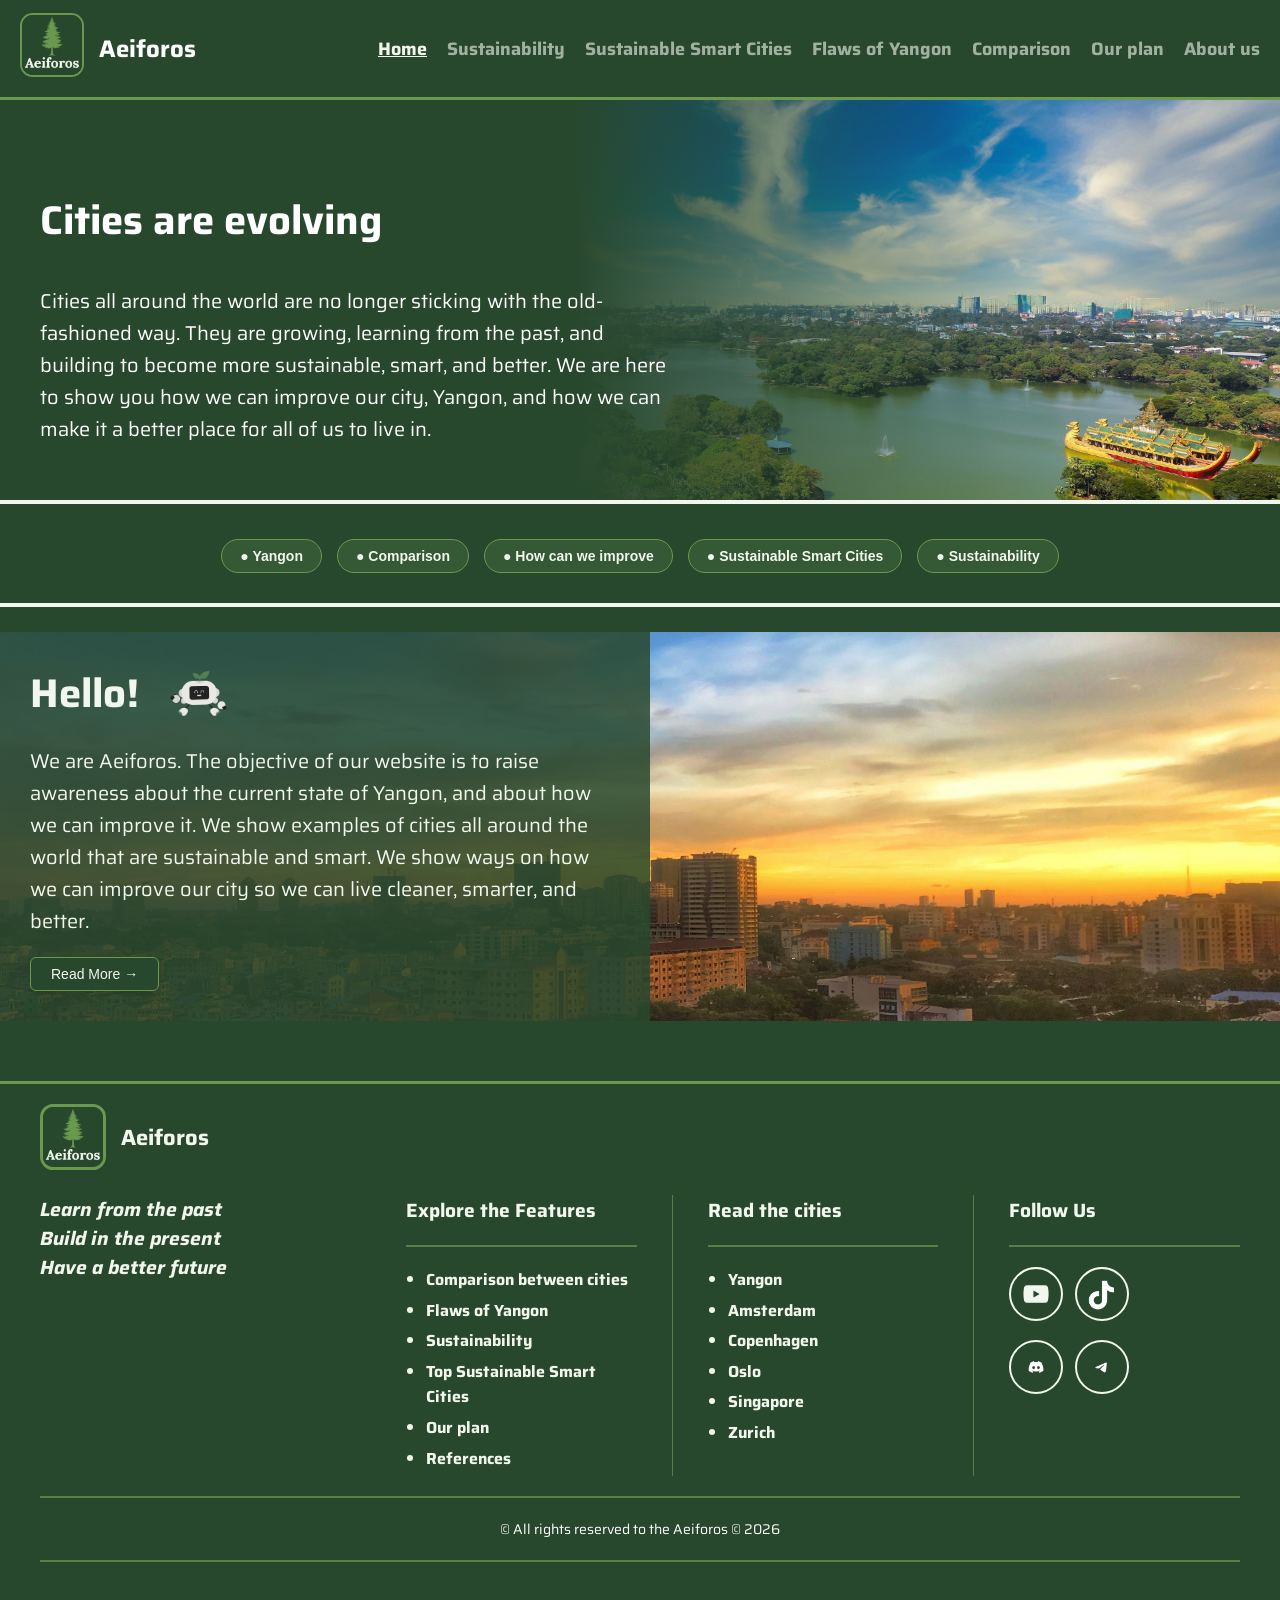
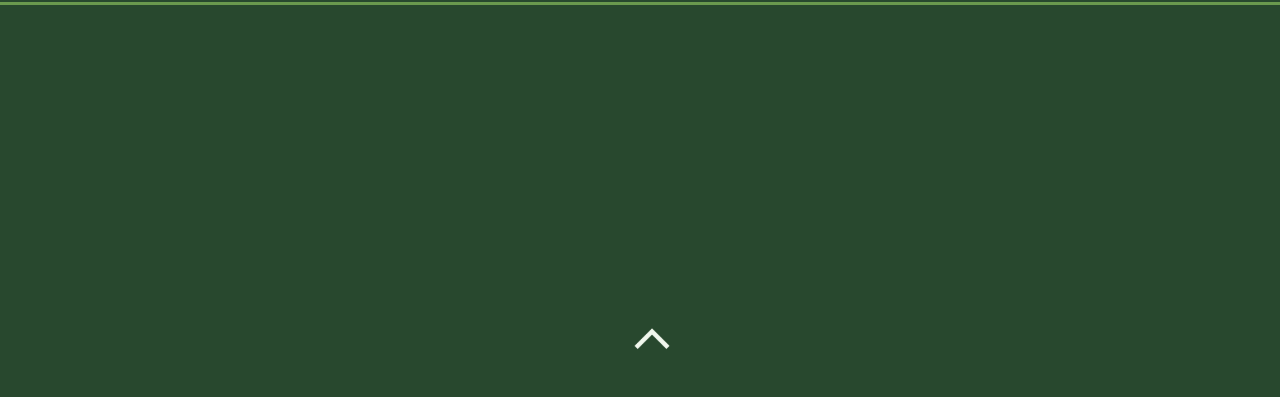
<file: index.html>
<!DOCTYPE html>
<html lang="en">
<head>
    <meta charset="UTF-8">
    <meta name="viewport" content="width=device-width, initial-scale=1.0">
    <title>Home</title>
    <link rel="stylesheet" href="home.css">
    <link rel="stylesheet" href="all.css">
    <link rel="stylesheet" href="footer.css">
    <link rel="stylesheet" href="navigation.css">
    <link rel="shortcut icon" href="Images/Logo.png" type="image/x-icon">
</head>
<body>
    <input type="checkbox" name="Dark" id="Dark"> 
    <div class="back-to-top-wrapper">
        <a href="#" class="back-to-top-link"><img src="Images/Back-to-top.png" alt="Back to top" class="back-to-top"></a>
    </div>
<header>
    <nav class="navbar">
        <div class="nav-brand">
            <a href="home.html"><img class="Nav-Logo" src="Images/Logo.png" alt="logo"></a>
            <h1 class="Logo-Name">Aeiforos</h1>
        </div>
        
        <input type="checkbox" id="nav-toggle" class="nav-toggle-checkbox">
        <label for="nav-toggle" class="nav-toggle-label">&#9776;</label>
        <ul class="nav">
            <li class="nav-item"><a class="nav-link active" href="index.html">Home</a></li>
            <li class="nav-item"><a class="nav-link" href="sustainability.html">Sustainability</a></li>
            <li class="nav-item dropdown">
                <a class="nav-link" href="sustainable-smart-city.html">Sustainable Smart Cities</a>
                <ul class="dropdown-content">
                    <li><a class="dropdown-link" href="amsterdam.html">Amsterdam</a></li>
                    <li><a class="dropdown-link" href="copenhagen.html">Copenhagen</a></li>
                    <li><a class="dropdown-link" href="singapore.html">Singapore</a></li>
                    <li><a class="dropdown-link" href="Oslo.html">Oslo</a></li>
                    <li><a class="dropdown-link" href="zurich.html">Zurich</a></li>
                </ul>
            </li>
            <li class="nav-item"><a class="nav-link" href="yangon.html">Flaws of Yangon</a></li>
            <li class="nav-item"><a class="nav-link" href="comparison.html">Comparison</a></li>
            <li class="nav-item"><a class="nav-link" href="implementation.html">Our plan</a></li>
            <li class="nav-item"><a class="nav-link" href="about-us.html">About us</a></li>
        </ul>
    </nav>
</header>
    <div class="container-fluid">
        <div class="main-body">
            <div class="banner">
                <div class="banner-text">
                    <h2>Cities are evolving</h2>
                    <p>Cities all around the world are no longer sticking with the old-fashioned way. They are growing, learning from the past, and building to become more sustainable, smart, and better. We are here to show you how we can improve our city, Yangon, and how we can make it a better place for all of us to live in.</p>
                </div>
            </div>
            <div class="line"><hr class="card-line"></div>
            <div class="home-buttons">
                <button class="home-button"><a class="home-button-link" href="Yangon.html">● Yangon</a></button>
                <button class="home-button"><a class="home-button-link" href="comparison.html">● Comparison</a></button>
                <button class="home-button"><a class="home-button-link" href="implementation.html">● How can we improve</a></button>
                <button class="home-button"><a class="home-button-link" href="sustainable-smart-city.html">● Sustainable Smart Cities</a></button>
                <button class="home-button"><a class="home-button-link" href="sustainability.html">● Sustainability</a></button>
            </div>
            <div class="line"><hr class="card-line"></div>
            <div class="container-hero-home-1">
                <div class="hero-home-1">
                    <div class="short-about">
                        <div class="short-about-title">
                            <h2>Hello!</h2>
                            <img class="robot" src="Images/Eco-Robot-Happy.png" alt="Eco-Robot-Happy">
                        </div>
                        <div class="short-about-text">
                            <p>We are Aeiforos. The objective of our website is to raise awareness about the current state of Yangon, and about how we can improve it. We show examples of cities all around the world that are sustainable and smart. We show ways on how we can improve our city so we can live cleaner, smarter, and better.</p>
                            <button class="about-button">
                                <a href="about-us.html">Read More &rarr;</a>
                            </button>
                        </div>
                    </div>
                </div>
            </div>
        </div>
    </div>
        <footer class="footer">
        <div class="footer-container">
            <div class="footer-col-logo">
                <img class="footer-logo" src="Images/Logo.png" alt="footer-logo">
                <span class="footer-logo-name">Aeiforos</span>
            </div>
            <div class="footer-col-main">
                <div class="footer-col-slogan">
                    <h3>Learn from the past <br>Build in the present <br>Have a better future</h3>
                </div>
                <div class="footer-links">
                    <h4>Explore the Features</h4>
                    <hr class="horizontal-hr">
                    <ul>
                        <li><strong><a href="comparison.html">Comparison between cities</a></strong></li>
                        <li><strong><a href="yangon.html">Flaws of Yangon</a></strong></li>
                        <li><strong><a href="sustainability.html">Sustainability</a></strong></li>
                        <li><strong><a href="sustainability.html">Top Sustainable Smart Cities</a></strong></li>
                        <li><strong><a href="implementation.html">Our plan</a></strong></li>
                        <li><strong><a href="references.html">References</a></strong></li>
                    </ul>
                </div> 
                <hr class="vertical-hr">
                <div class="footer-links">
                    <h4>Read the cities</h4>
                    <hr class="horizontal-hr">
                    <ul>
                        <li><strong><a href="yangon.html">Yangon</a></strong></li>
                        <li><strong><a href="amsterdam.html">Amsterdam</a></strong></li>
                        <li><strong><a href="copenhagen.html">Copenhagen</a></strong></li>
                        <li><strong><a href="oslo.html">Oslo</a></strong></li>
                        <li><strong><a href="singapore.html">Singapore</a></strong></li>
                        <li><strong><a href="zurich.html">Zurich</a></strong></li>
                    </ul>
                </div> 
                <hr class="vertical-hr">
                <div class="footer-social-section">
                    <h4 class="footer-social-title">Follow Us</h4>
                    <hr class="horizontal-hr">
                    <div class="footer-media">
                        <a class="footer-media-link" href="https://www.youtube.com/@Team-S.T.E.A.M-Official"><img class="footer-media-img youtube" src="Images/Youtube.png" alt="YouTube"></a>
                        <a href="https://www.tiktok.com/@ra1gi3z_?is_from_webapp=1&sender_device=pc" class="footer-media-link"><img class="footer-media-img tiktok" src="Images/Tiktok.png" alt="TikTok"></a>
                    </div>
                    <div class="footer-media-2">
                        <a href="https://discord.gg/gYx7bDJs" class="footer-media-link"><img class="footer-media-img discord" src="Images/Discord.png" alt="Discord"></a>
                        <a href="https://t.me/+VnsX9u5mdBBhNjA1" class="footer-media-link"><img class="footer-media-img telegram" src="Images/Telegram.png" alt="Telegram"></a>
                    </div>
                </div>
            </div>
            <hr class="horizontal-hr">
            <p class="footer-credits" style="color: white;">
                &copy; All rights reserved to the Aeiforos &copy; 2026
            </p>
            <hr class="horizontal-hr">
        </div>
    </footer>
</body>
</html>
</file>
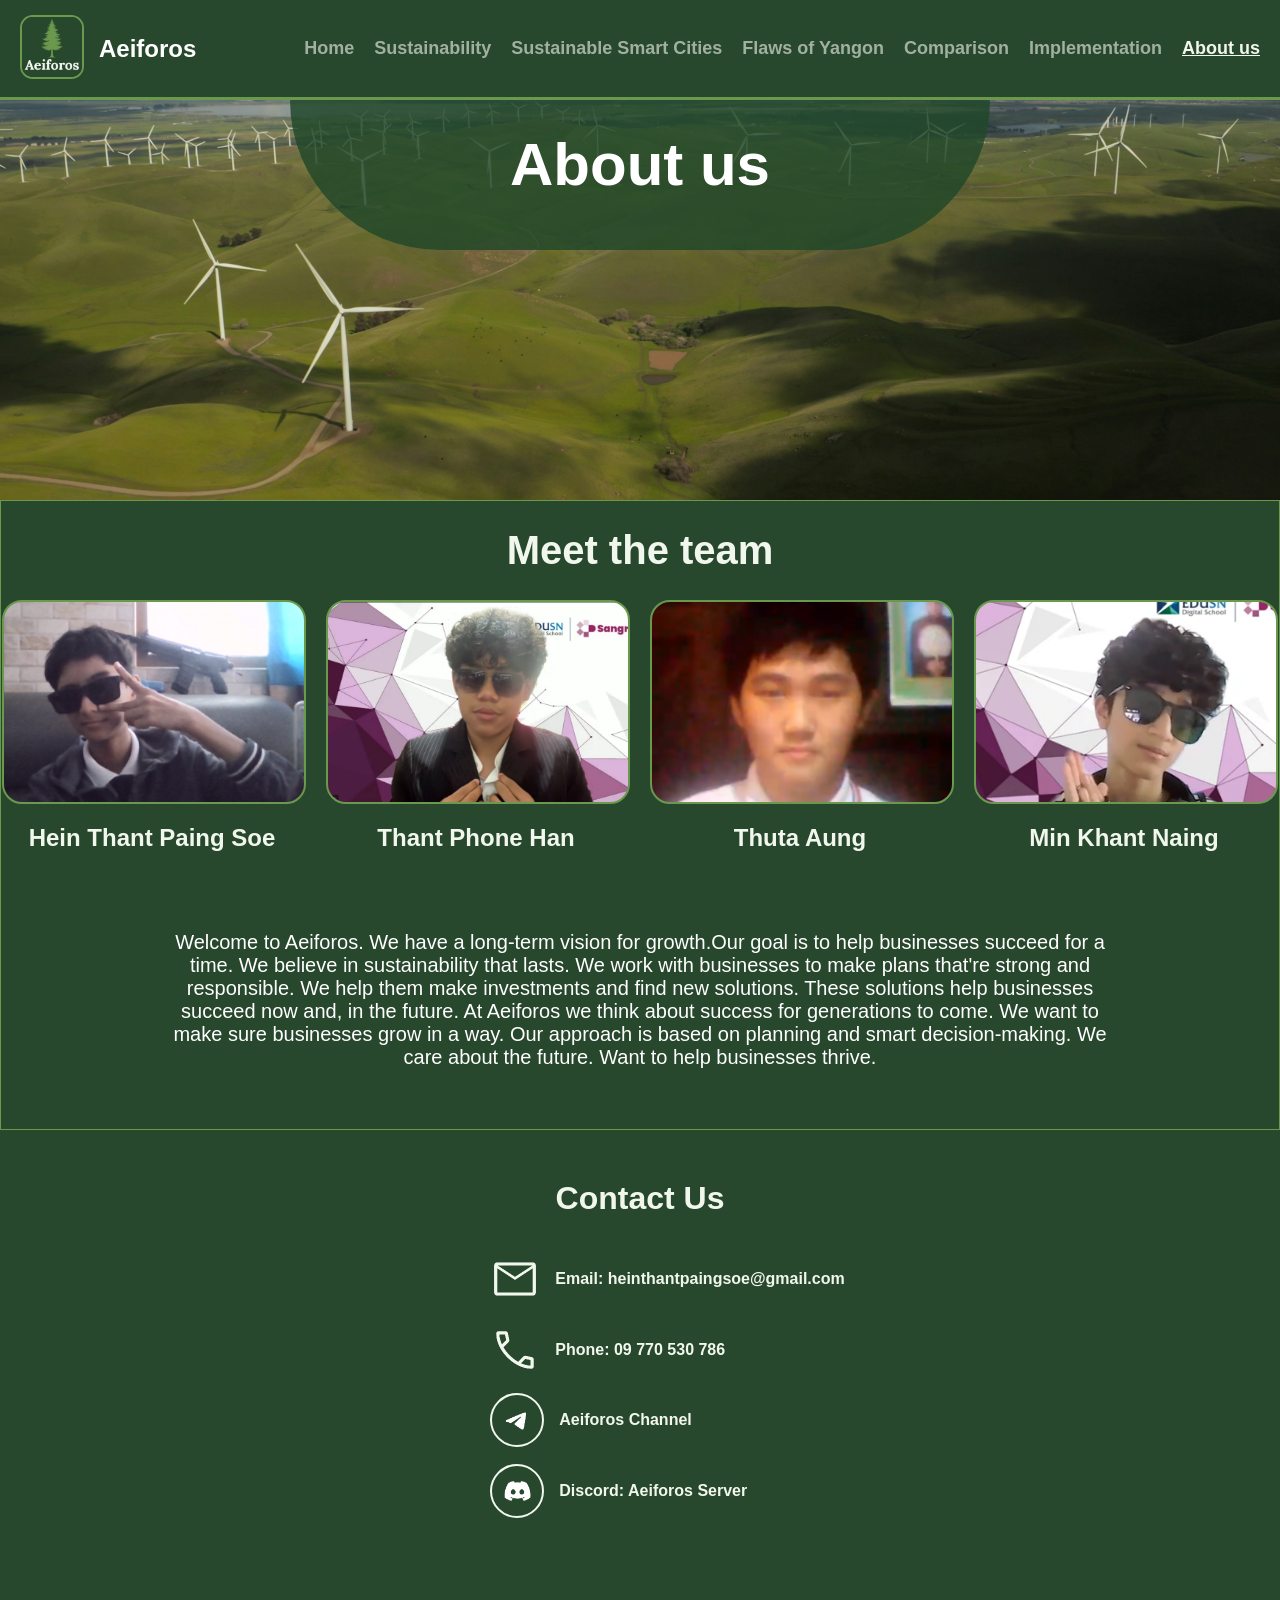
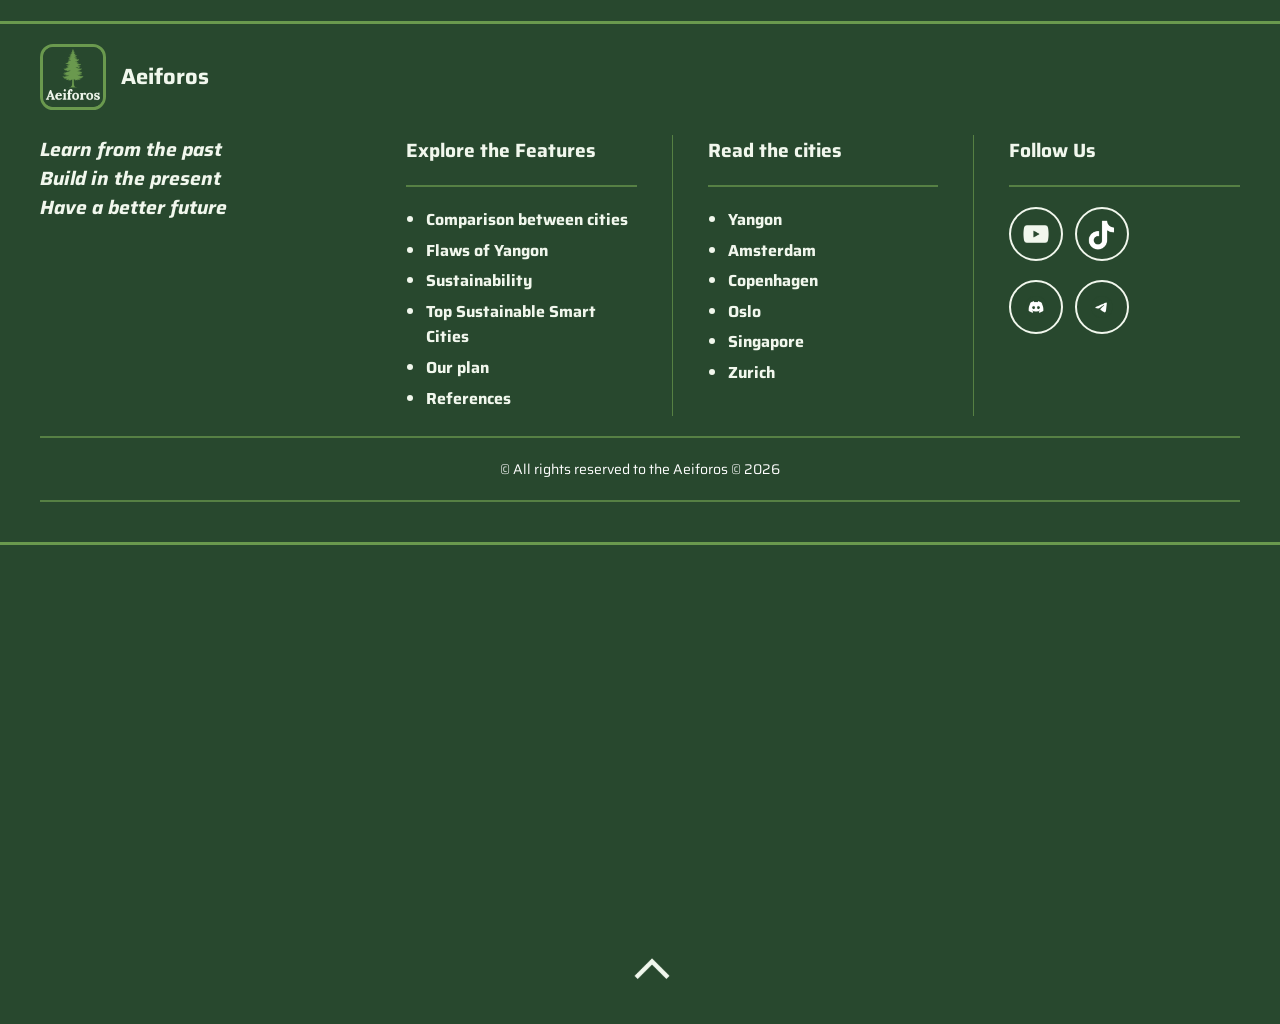
<file: about-us.html>
<!DOCTYPE html>
<html lang="en">
<head>
    <meta charset="UTF-8">
    <meta name="viewport" content="width=device-width, initial-scale=1.0">
    <title>About Us</title>
</head>
<link rel="stylesheet" href="about-us.css">
<link rel="stylesheet" href="footer.css">
<link rel="stylesheet" href="navigation.css">
<link rel="shortcut icon" href="Images/Logo.png" type="image/x-icon">
<body>
    <input type="checkbox" name="Dark" id="Dark"> 
    <div class="back-to-top-wrapper">
        <a href="#" class="back-to-top-link"><img src="Images/Back-to-top.png" alt="Back to top" class="back-to-top"></a>
    </div>
<header>
    <nav class="navbar">
        <div class="nav-brand">
            <a href="index.html"><img class="Nav-Logo" src="Images/Logo.png" alt="logo"></a>
            <h1 class="Logo-Name">Aeiforos</h1>
        </div>
        
        <input type="checkbox" id="nav-toggle" class="nav-toggle-checkbox">
        <label for="nav-toggle" class="nav-toggle-label">&#9776;</label>
        
        <ul class="nav">
            <li class="nav-item"><a class="nav-link" href="index.html">Home</a></li>
            <li class="nav-item"><a class="nav-link" href="sustainability.html">Sustainability</a></li>
            <li class="nav-item dropdown">
                <a class="nav-link" href="sustainable-smart-city.html">Sustainable Smart Cities</a>
                <ul class="dropdown-content">
                    <li><a class="dropdown-link" href="amsterdam.html">Amsterdam</a></li>
                    <li><a class="dropdown-link" href="copenhagen.html">Copenhagen</a></li>
                    <li><a class="dropdown-link" href="singapore.html">Singapore</a></li>
                    <li><a class="dropdown-link" href="Oslo.html">Oslo</a></li>
                    <li><a class="dropdown-link" href="zurich.html">Zurich</a></li>
                </ul>
            </li>
            <li class="nav-item"><a class="nav-link" href="yangon.html">Flaws of Yangon</a></li>
            <li class="nav-item"><a class="nav-link" href="comparison.html">Comparison</a></li>
            <li class="nav-item"><a class="nav-link" href="implementation.html">Implementation</a></li>
            <li class="nav-item"><a class="nav-link active" href="about-us.html">About us</a></li>
        </ul>
    </nav>
</header>
<div class="container-fluid">
    <div class="main-body">
        <div class="top-section">
        <div class="circle">
            <h1>About us</h1>
        </div>
    </div>
    <div class="main-section">
        <div class="top-box">
            <div class="members">
                <h1 class="members-title">
                    Meet the team
                </h1>
                <div class="members-list">
                    <div class="card">
                        <div class="img HTPS">
                        
                    </div>
                    <div class="card-contents">
                        <h2>Hein Thant Paing Soe</h2>
                    </div>
                    </div>
                    <div class="card">
                        <div class="img TPH">

                    </div>
                    <div class="card-contents">
                        <h2>Thant Phone Han</h2>
                    </div>
                    </div>
                    <div class="card">
                        <div class="img TA">

                        </div>
                        <div class="card-contents">
                            <h2>Thuta Aung</h2>
                        </div>
                    </div>
                    <div class="card">
                        <div class="img MKN">

                        </div>
                        <div class="card-contents">
                            <h2>Min Khant Naing</h2>
                        </div>
                    </div>
                </div>
            </div>
            <div class="bottom-box">
            <p> Welcome to Aeiforos. We have a long-term vision for growth.Our goal is to help businesses succeed for a time. We believe in sustainability that lasts. We work with businesses to make plans that're strong and responsible. We help them make investments and find new solutions. These solutions help businesses succeed now and, in the future. At Aeiforos we think about success for generations to come. We want to make sure businesses grow in a way. Our approach is based on planning and smart decision-making. We care about the future. Want to help businesses thrive.</p>
            </div>
        </div>
        <div class="contacts">
            <h1 class="contacts-title">Contact Us</h1>
            <ul class="contacts-list">
                <li class="contacts-item"><img class="contact-icon email" src="Images/Email.png" alt="Email"><h4>Email: heinthantpaingsoe@gmail.com</h4></li>
                <li class="contacts-item"><img class="contact-icon phone" src="Images/Phone.png" alt="Phone"><h4>Phone: 09 770 530 786</h4></li>
                <li class="contacts-item"><a href="https://t.me/+VnsX9u5mdBBhNjA1"><img class="contact-icon telegram" src="Images/Telegram.png" alt="Telegram"><h4>Aeiforos Channel</h4></a></li>
                <li class="contacts-item"><a href="https://discord.gg/gYx7bDJs"><img class="contact-icon discord" src="Images/Discord.png" alt="Discord"><h4>Discord: Aeiforos Server</h4></a></li>
            </ul>
        </div>
    </div>
</div>
</div>
    <footer class="footer">
        <div class="footer-container">
            <div class="footer-col-logo">
                <img class="footer-logo" src="Images/Logo.png" alt="footer-logo">
                <span class="footer-logo-name">Aeiforos</span>
            </div>
            <div class="footer-col-main">
                <div class="footer-col-slogan">
                    <h3>Learn from the past <br>Build in the present <br>Have a better future</h3>
                </div>
                <div class="footer-links">
                    <h4>Explore the Features</h4>
                    <hr class="horizontal-hr">
                    <ul>
                        <li><strong><a href="comparison.html">Comparison between cities</a></strong></li>
                        <li><strong><a href="yangon.html">Flaws of Yangon</a></strong></li>
                        <li><strong><a href="sustainability.html">Sustainability</a></strong></li>
                        <li><strong><a href="sustainability.html">Top Sustainable Smart Cities</a></strong></li>
                        <li><strong><a href="implementation.html">Our plan</a></strong></li>
                        <li><strong><a href="references.html">References</a></strong></li>
                    </ul>
                </div> 
                <hr class="vertical-hr">
                <div class="footer-links">
                    <h4>Read the cities</h4>
                    <hr class="horizontal-hr">
                    <ul>
                        <li><strong><a href="yangon.html">Yangon</a></strong></li>
                        <li><strong><a href="amsterdam.html">Amsterdam</a></strong></li>
                        <li><strong><a href="copenhagen.html">Copenhagen</a></strong></li>
                        <li><strong><a href="oslo.html">Oslo</a></strong></li>
                        <li><strong><a href="singapore.html">Singapore</a></strong></li>
                        <li><strong><a href="zurich.html">Zurich</a></strong></li>
                    </ul>
                </div> 
                <hr class="vertical-hr">
                <div class="footer-social-section">
                    <h4 class="footer-social-title">Follow Us</h4>
                    <hr class="horizontal-hr">
                    <div class="footer-media">
                        <a class="footer-media-link" href="https://www.youtube.com/@Team-S.T.E.A.M-Official"><img class="footer-media-img youtube" src="Images/Youtube.png" alt="YouTube"></a>
                        <a href="https://www.tiktok.com/@ra1gi3z_?is_from_webapp=1&sender_device=pc" class="footer-media-link"><img class="footer-media-img tiktok" src="Images/Tiktok.png" alt="TikTok"></a>
                    </div>
                    <div class="footer-media-2">
                        <a href="https://discord.gg/gYx7bDJs" class="footer-media-link"><img class="footer-media-img discord" src="Images/Discord.png" alt="Discord"></a>
                        <a href="https://t.me/+VnsX9u5mdBBhNjA1" class="footer-media-link"><img class="footer-media-img telegram" src="Images/Telegram.png" alt="Telegram"></a>
                    </div>
                </div>
            </div>
            <hr class="horizontal-hr">
            <p class="footer-credits" style="color: white;">
                &copy; All rights reserved to the Aeiforos &copy; 2026
            </p>
            <hr class="horizontal-hr">
        </div>
    </footer>
</body>
</html>
</file>
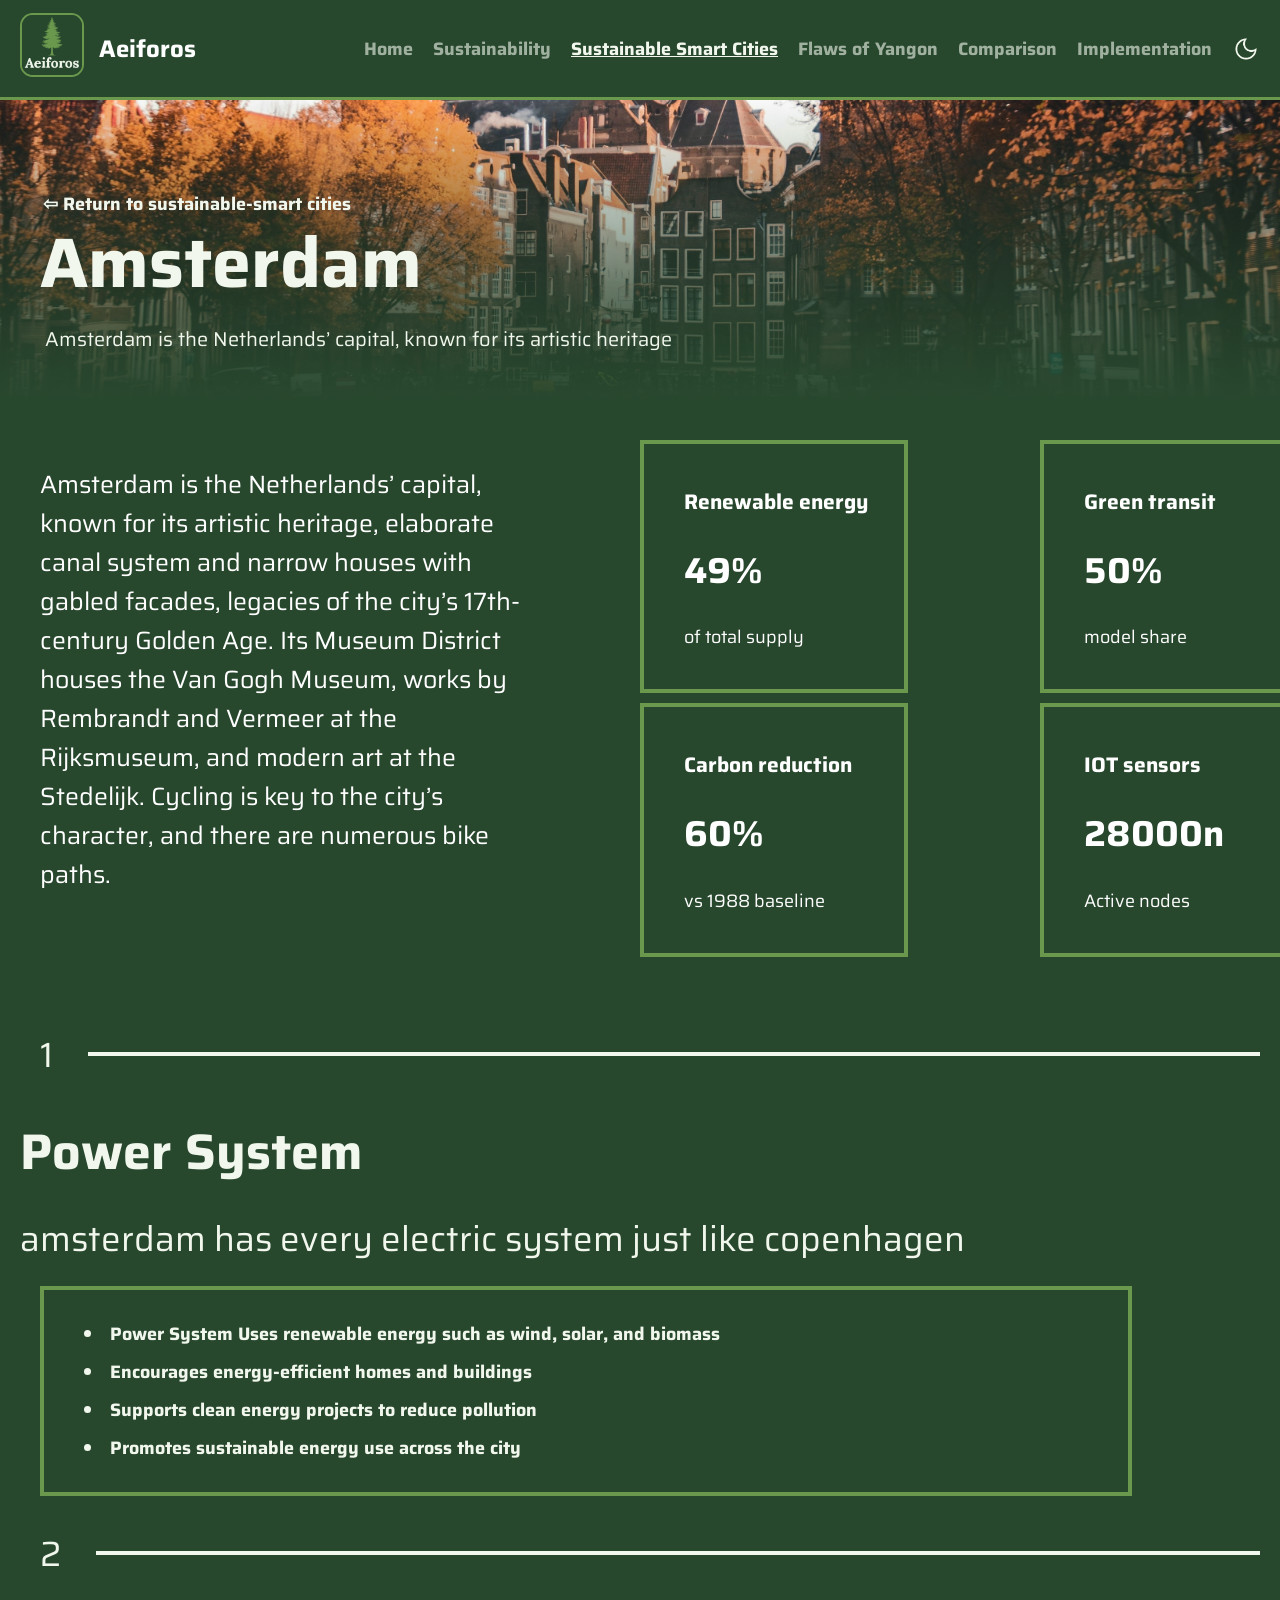
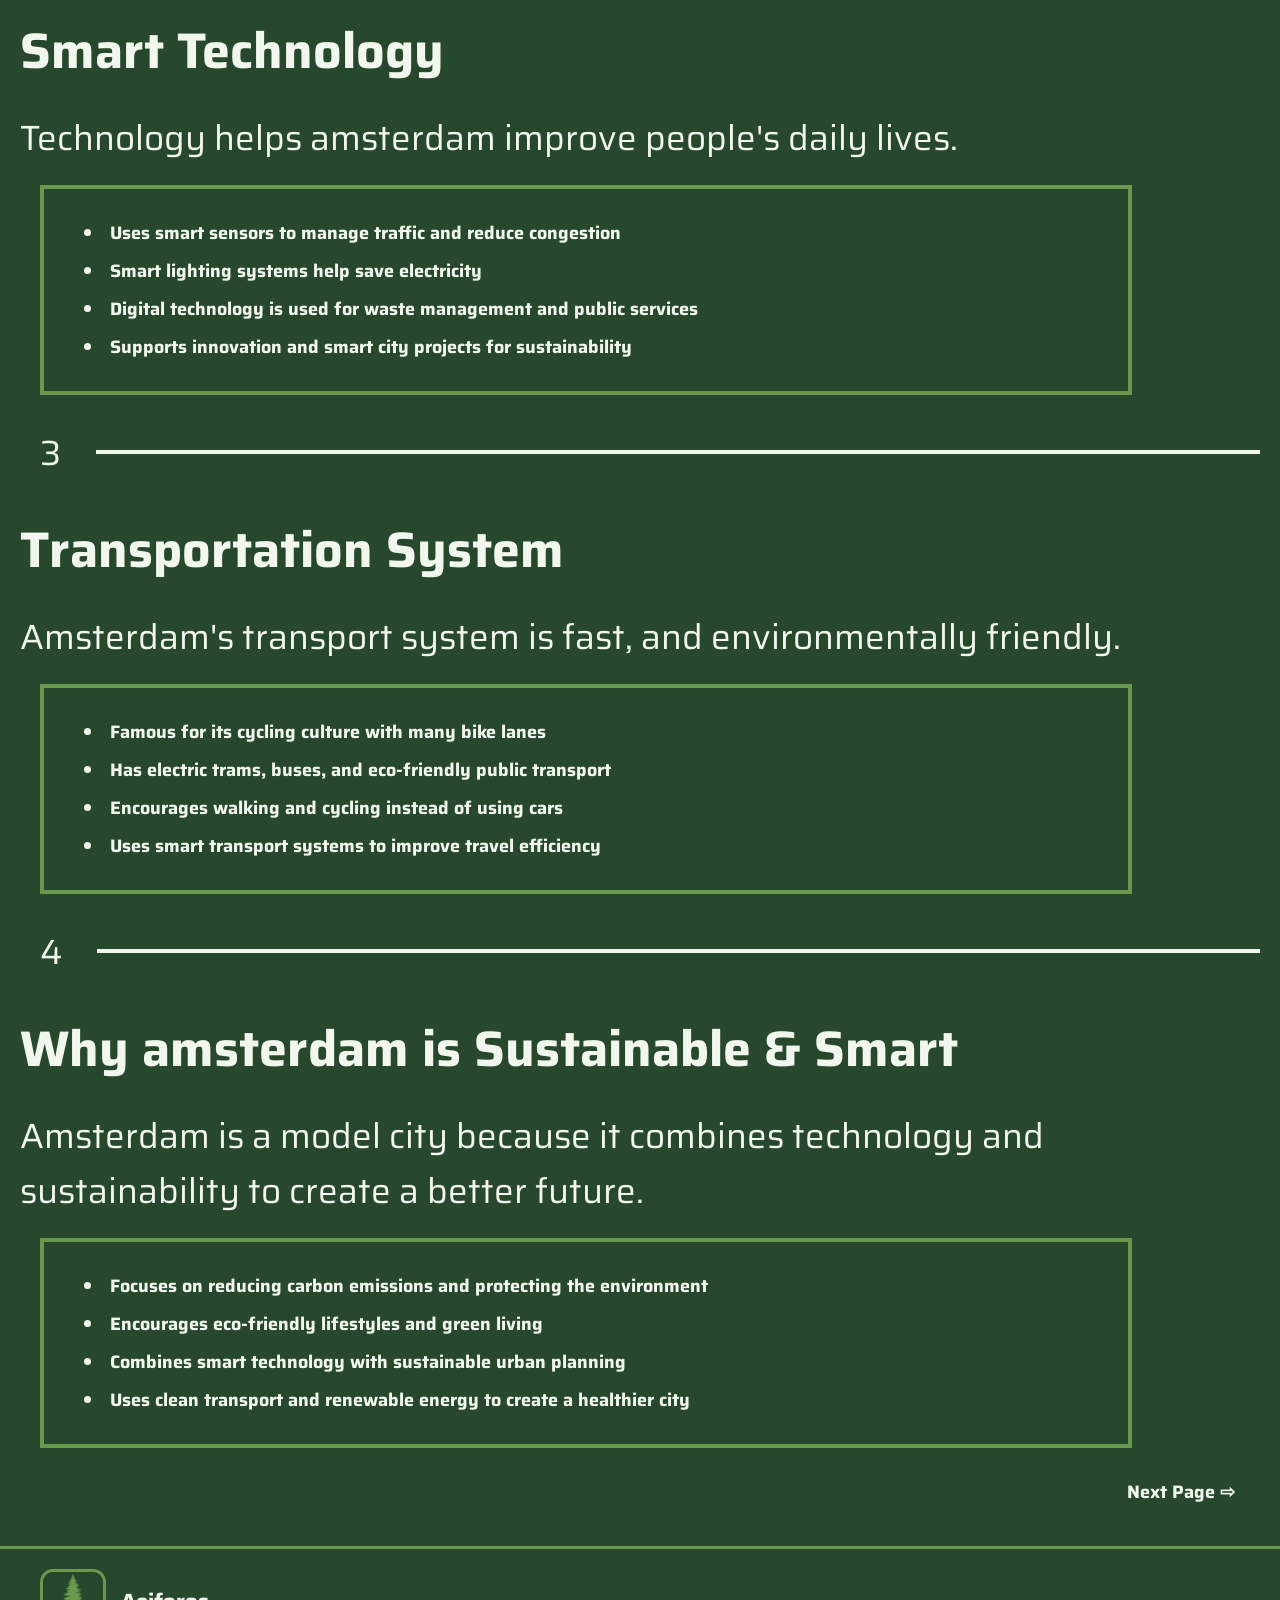
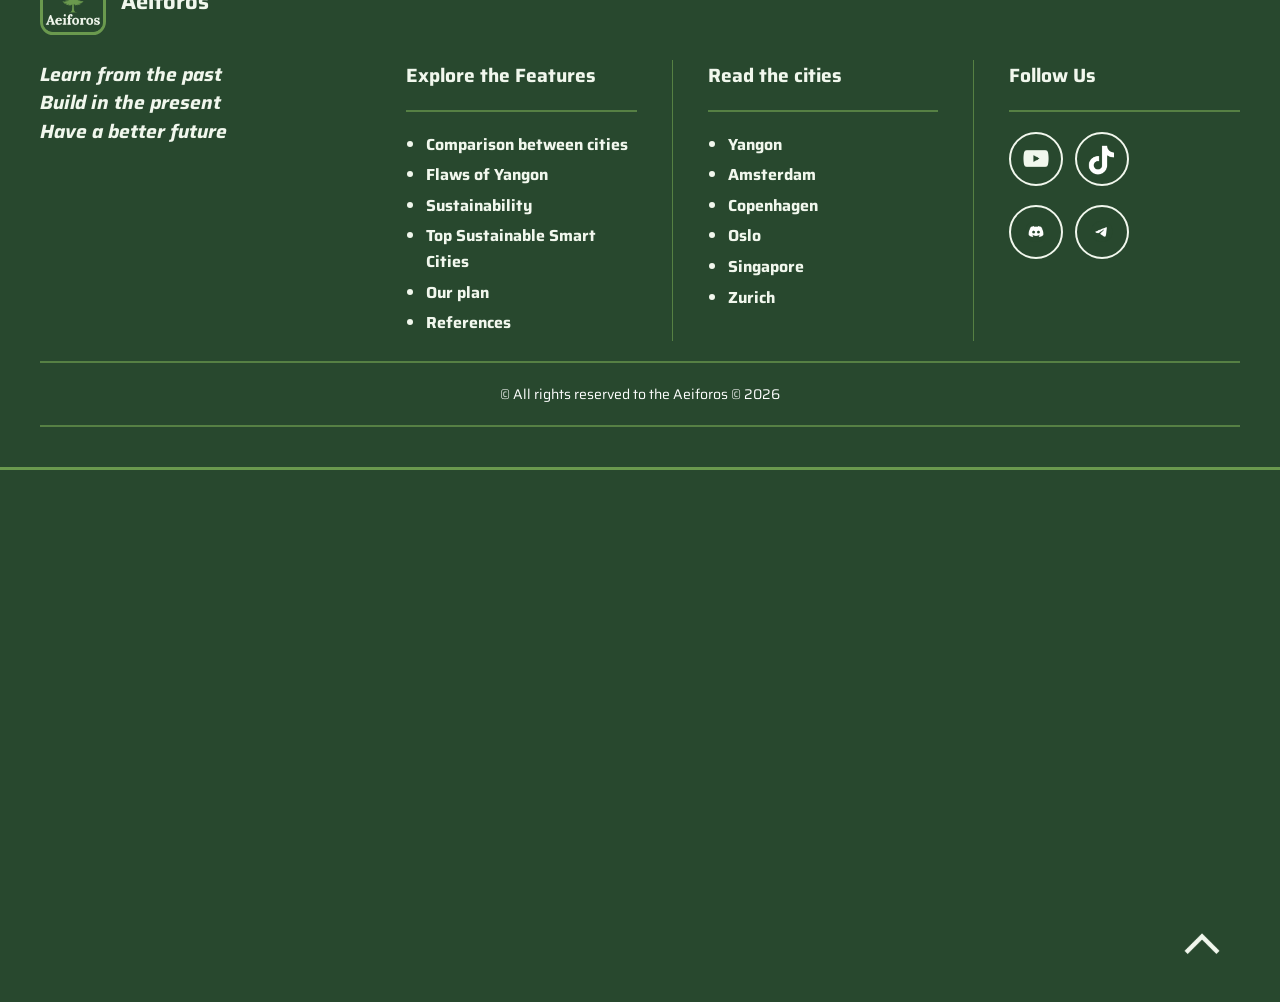
<file: amsterdam.html>
<!DOCTYPE html>
<html lang="en">
<head>
    <meta charset="UTF-8">
    <meta name="viewport" content="width=device-width, initial-scale=1.0">
    <title>amsterdam</title>
</head>
 <link rel="stylesheet" href="sustainable-cities.css">
 <link rel="stylesheet" href="footer.css">
 <link rel="stylesheet" href="navigation.css">
 <link rel="shortcut icon" href="Images/Logo.png" type="image/x-icon">
<body>
<div class="back-to-top-wrapper">
  <a href="#" class="back-to-top-link cities"><img src="Images/Back-to-top.png" alt="" class="back-to-top"></a>
</div>
    <input type="checkbox" name="Dark" id="Dark"> 
<header>
    <nav class="navbar">
        <div class="nav-brand">
            <a href="index.html"><img class="Nav-Logo" src="Images/Logo.png" alt="logo"></a>
            <h1 class="Logo-Name">Aeiforos</h1>
        </div>
        
        <input type="checkbox" id="nav-toggle" class="nav-toggle-checkbox">
        <label for="nav-toggle" class="nav-toggle-label">&#9776;</label>
        
        <ul class="nav">
            <li class="nav-item"><a class="nav-link" href="index.html">Home</a></li>
            <li class="nav-item"><a class="nav-link" href="sustainability.html">Sustainability</a></li>
            <li class="nav-item dropdown">
                <a class="nav-link active" href="sustainable-smart-city.html">Sustainable Smart Cities</a>
                <ul class="dropdown-content">
                    <li><a class="dropdown-link" href="amsterdam.html">Amsterdam</a></li>
                    <li><a class="dropdown-link" href="copenhagen.html">Copenhagen</a></li>
                    <li><a class="dropdown-link" href="singapore.html">Singapore</a></li>
                    <li><a class="dropdown-link" href="Oslo.html">Oslo</a></li>
                    <li><a class="dropdown-link" href="zurich.html">Zurich</a></li>
                </ul>
            </li>
            <li class="nav-item"><a class="nav-link" href="yangon.html">Flaws of Yangon</a></li>
            <li class="nav-item"><a class="nav-link" href="comparison.html">Comparison</a></li>
            <li class="nav-item"><a class="nav-link" href="implementation.html">Implementation</a></li>
            <li class="nav-item">
                <label for="Dark" class="Dark"><img class="Dark-mode" src="Images/Dark-mode.png" alt="Dark Mode Switch"></label>
            </li>
        </ul>
    </nav>
    <div class="main-body">
    <div class="main-title title-amsterdam">
        <a class="return-link" href="sustainable-smart-city.html">⇦ Return to sustainable-smart cities</a>
        <h1 class="title">Amsterdam</h1>
        <p class="small-desc">Amsterdam is the Netherlands’ capital, known for its artistic heritage</p>
    </div>
</header>
<div class="container-fluid">
    <div id="top"></div>
    <div class="container">
    <div class="left-text">
        <p>Amsterdam is the Netherlands’ capital, known for its artistic heritage, elaborate canal system and narrow houses with gabled facades, legacies of the city’s 17th-century Golden Age. Its Museum District houses the Van Gogh Museum, works by Rembrandt and Vermeer at the Rijksmuseum, and modern art at the Stedelijk. Cycling is key to the city’s character, and there are numerous bike paths.</p>
    </div>
    <div class="right-card">
        <div class="card-small">
            <h3>Renewable energy</h3>
            <h1 >49%</h1>
            <p>of total supply</p>
        </div>
        <div class="card-small">
            <h3>Green transit</h3>
            <h1 >50%</h1>
            <p>model share</p>
        </div>
        <div class="card-small">
             <h3>Carbon reduction</h3>
            <h1 >60%</h1>
            <p>vs 1988 baseline</p>
        </div>
        <div class="card-small">
             <h3>IOT sensors</h3>
            <h1 >28000n</h1>
            <p>Active nodes</p>
        </div>
    </div>
</div>
</div>  
<div class="container-cards">

<div class="line"><h2>1</h2><hr class="card-line"></div>

<h1>Power System</h1>
<h2>amsterdam has every electric system just like copenhagen</h2>
<div class="card">
<li>Power System Uses renewable energy such as wind, solar, and biomass</li>
<li>Encourages energy-efficient homes and buildings</li>
<li>Supports clean energy projects to reduce pollution</li>
<li>Promotes sustainable energy use across the city</li>
</div>

<div class="line"><h2>2</h2><hr class="card-line"></div>

<h1>Smart Technology</h1>
<h2>Technology helps amsterdam improve people's daily lives.</h2>
<div class="card">
<li>Uses smart sensors to manage traffic and reduce congestion</li>
<li>Smart lighting systems help save electricity</li>
<li>Digital technology is used for waste management and public services</li>
<li>Supports innovation and smart city projects for sustainability</li>
</div>

<div class="line"><h2>3</h2><hr class="card-line"></div>
<h1>Transportation System</h1>
<h2>Amsterdam's transport system is fast, and environmentally friendly.</h2>
<div class="card">
<li>Famous for its cycling culture with many bike lanes</li>
<li>Has electric trams, buses, and eco-friendly public transport</li>
<li>Encourages walking and cycling instead of using cars</li>
<li>Uses smart transport systems to improve travel efficiency</li>
</div>

<div class="line"><h2>4</h2><hr class="card-line"></div>

<h1>Why amsterdam is Sustainable & Smart</h1>
<h2>Amsterdam is a model city because it combines technology and sustainability to create a better future.</h2>
<div class="card">
<li>Focuses on reducing carbon emissions and protecting the environment</li>
<li>Encourages eco-friendly lifestyles and green living</li>
<li>Combines smart technology with sustainable urban planning</li>
<li>Uses clean transport and renewable energy to create a healthier city</li>
</div>
</div>  
<a href="copenhagen.html" class="next-page">Next Page ⇨</a>
      <footer class="footer">
        <div class="footer-container">
            <div class="footer-col-logo">
                <img class="footer-logo" src="Images/Logo.png" alt="footer-logo">
                <span class="footer-logo-name">Aeiforos</span>
            </div>
            <div class="footer-col-main">
                <div class="footer-col-slogan">
                    <h3>Learn from the past <br>Build in the present <br>Have a better future</h3>
                </div>
                <div class="footer-links">
                    <h4>Explore the Features</h4>
                    <hr class="horizontal-hr">
                    <ul>
                        <li><strong><a href="comparison.html">Comparison between cities</a></strong></li>
                        <li><strong><a href="yangon.html">Flaws of Yangon</a></strong></li>
                        <li><strong><a href="sustainability.html">Sustainability</a></strong></li>
                        <li><strong><a href="sustainability.html">Top Sustainable Smart Cities</a></strong></li>
                        <li><strong><a href="implementation.html">Our plan</a></strong></li>
                        <li><strong><a href="references.html">References</a></strong></li>
                    </ul>
                </div> 
                <hr class="vertical-hr">
                <div class="footer-links">
                    <h4>Read the cities</h4>
                    <hr class="horizontal-hr">
                    <ul>
                        <li><strong><a href="yangon.html">Yangon</a></strong></li>
                        <li><strong><a href="amsterdam.html">Amsterdam</a></strong></li>
                        <li><strong><a href="copenhagen.html">Copenhagen</a></strong></li>
                        <li><strong><a href="oslo.html">Oslo</a></strong></li>
                        <li><strong><a href="singapore.html">Singapore</a></strong></li>
                        <li><strong><a href="zurich.html">Zurich</a></strong></li>
                    </ul>
                </div> 
                <hr class="vertical-hr">
                <div class="footer-social-section">
                    <h4 class="footer-social-title">Follow Us</h4>
                    <hr class="horizontal-hr">
                    <div class="footer-media">
                        <a class="footer-media-link" href="https://www.youtube.com/@Team-S.T.E.A.M-Official"><img class="footer-media-img youtube" src="Images/Youtube.png" alt="YouTube"></a>
                        <a href="https://www.tiktok.com/@ra1gi3z_?is_from_webapp=1&sender_device=pc" class="footer-media-link"><img class="footer-media-img tiktok" src="Images/Tiktok.png" alt="TikTok"></a>
                    </div>
                    <div class="footer-media-2">
                        <a href="https://discord.gg/gYx7bDJs" class="footer-media-link"><img class="footer-media-img discord" src="Images/Discord.png" alt="Discord"></a>
                        <a href="https://t.me/+VnsX9u5mdBBhNjA1" class="footer-media-link"><img class="footer-media-img telegram" src="Images/Telegram.png" alt="Telegram"></a>
                    </div>
                </div>
            </div>
            <hr class="horizontal-hr">
            <p class="footer-credits" style="color: white;">
                &copy; All rights reserved to the Aeiforos &copy; 2026
            </p>
            <hr class="horizontal-hr">
        </div>
    </footer>
</body>
</html>
</file>
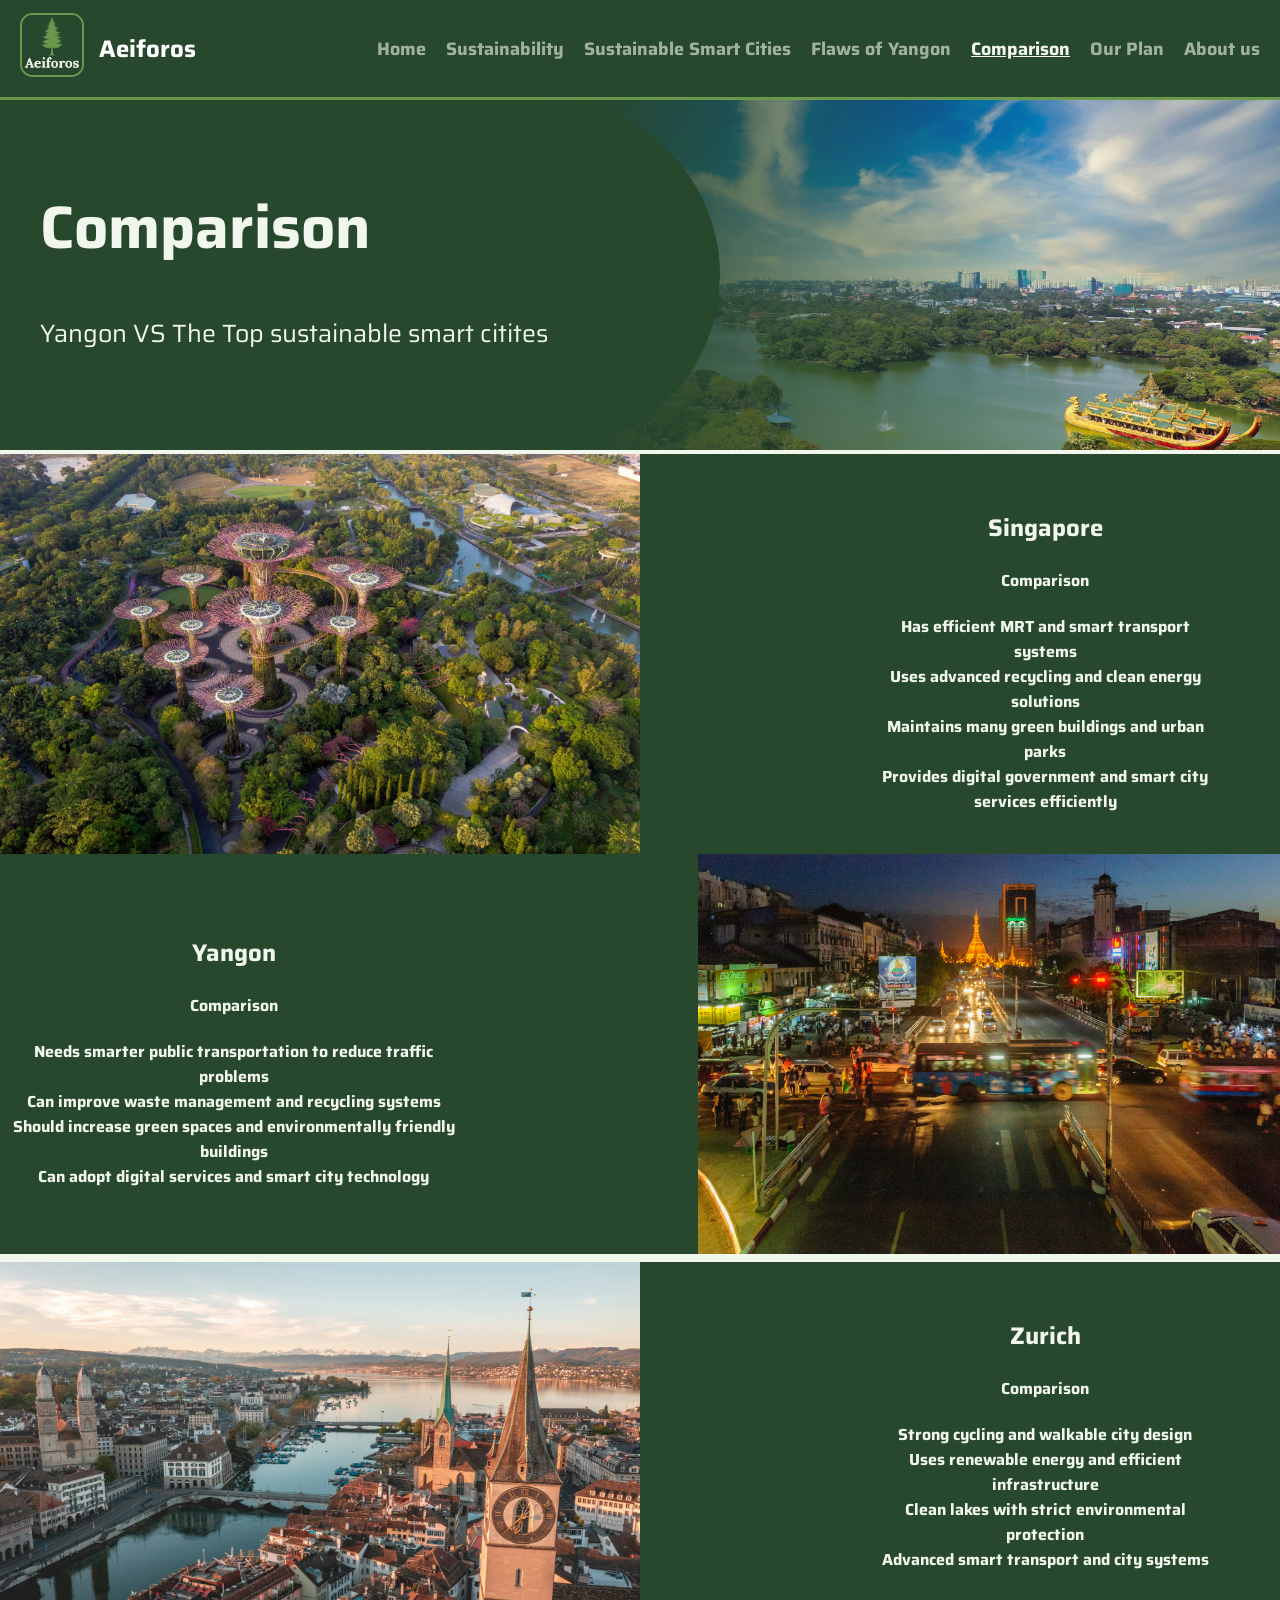
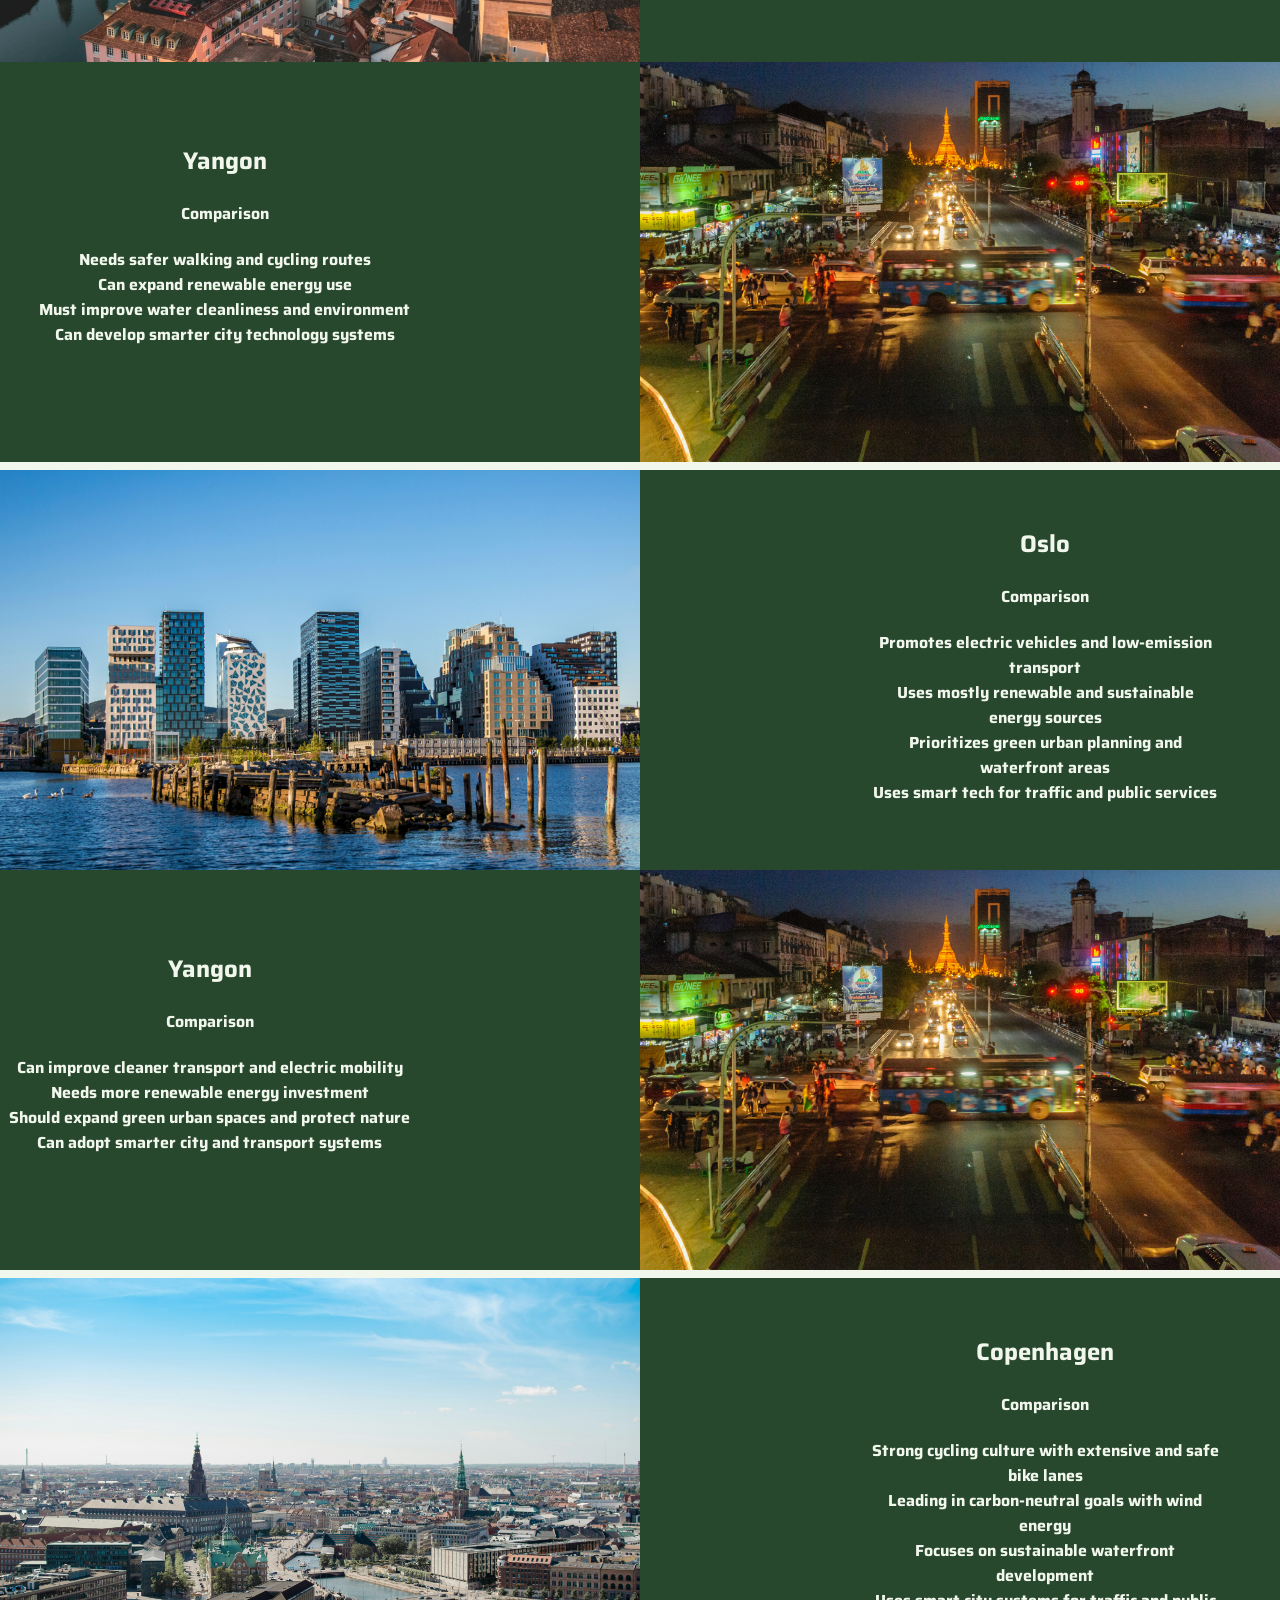
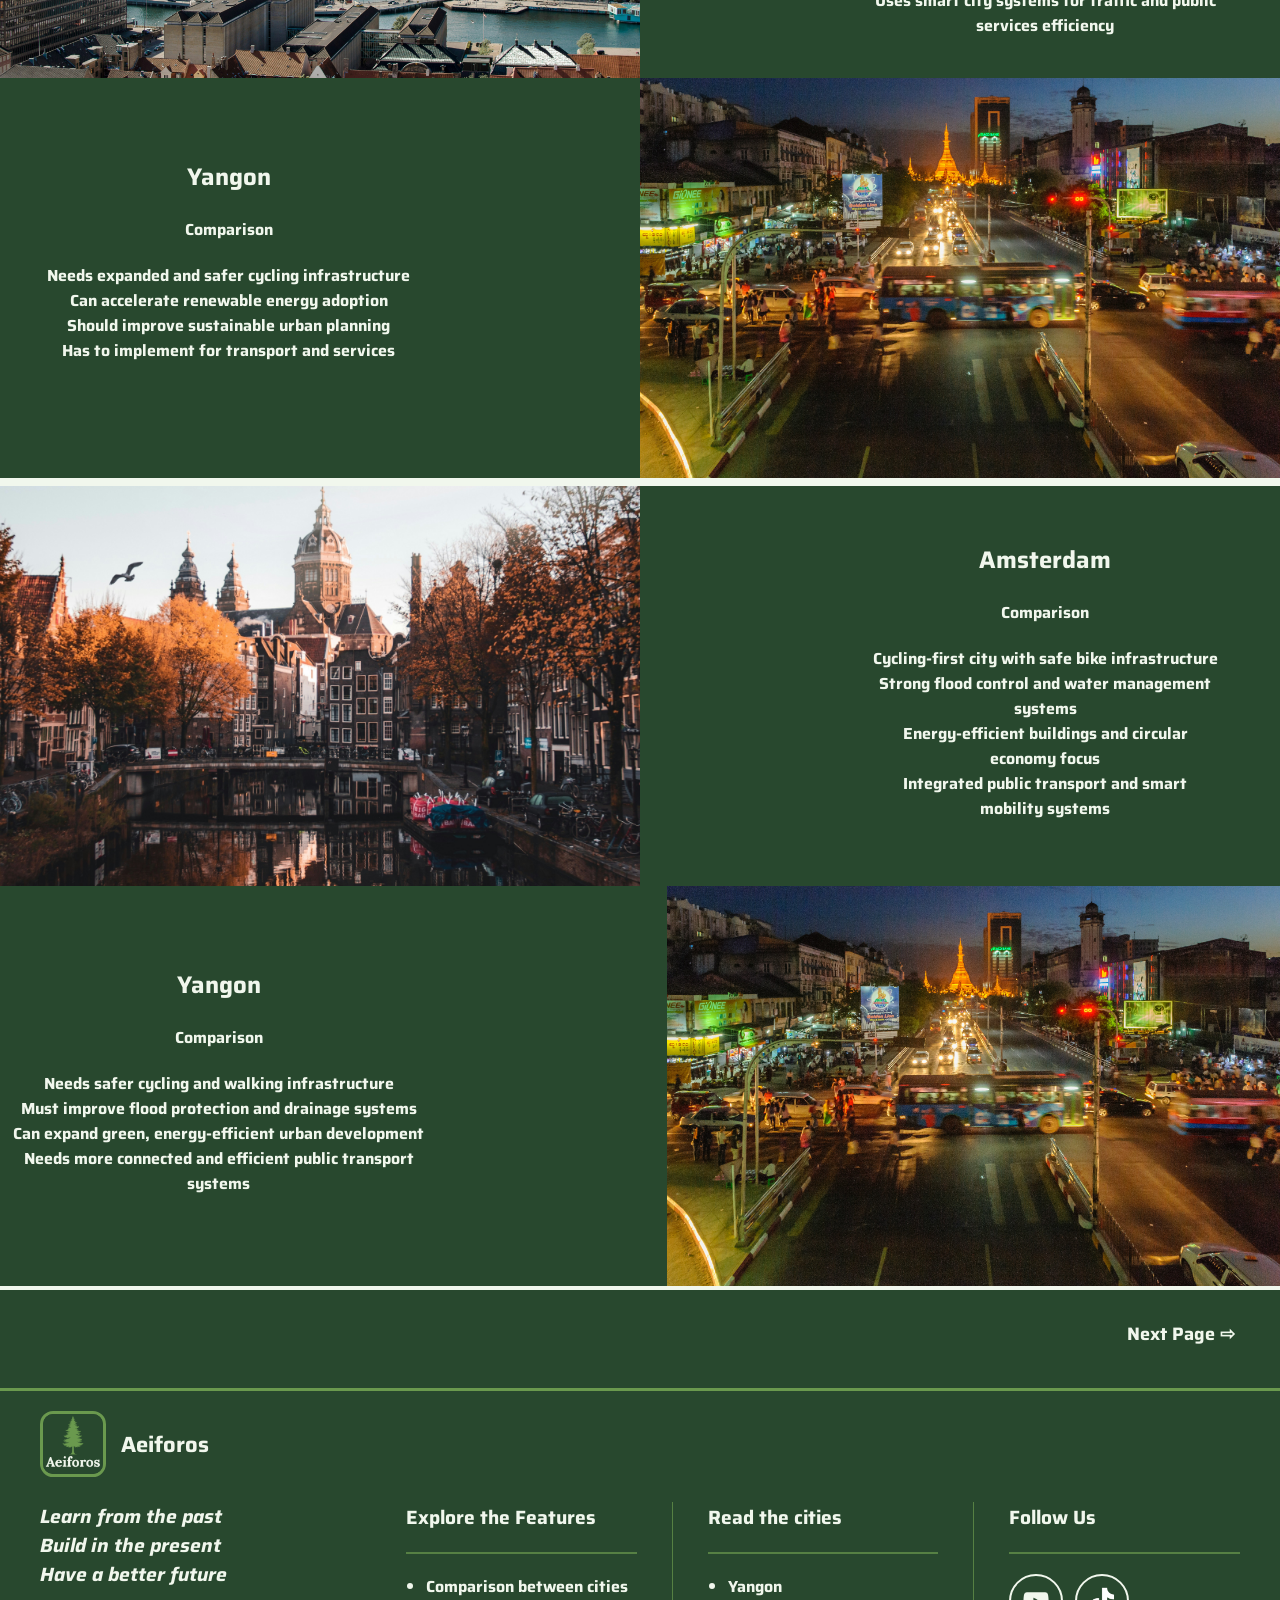
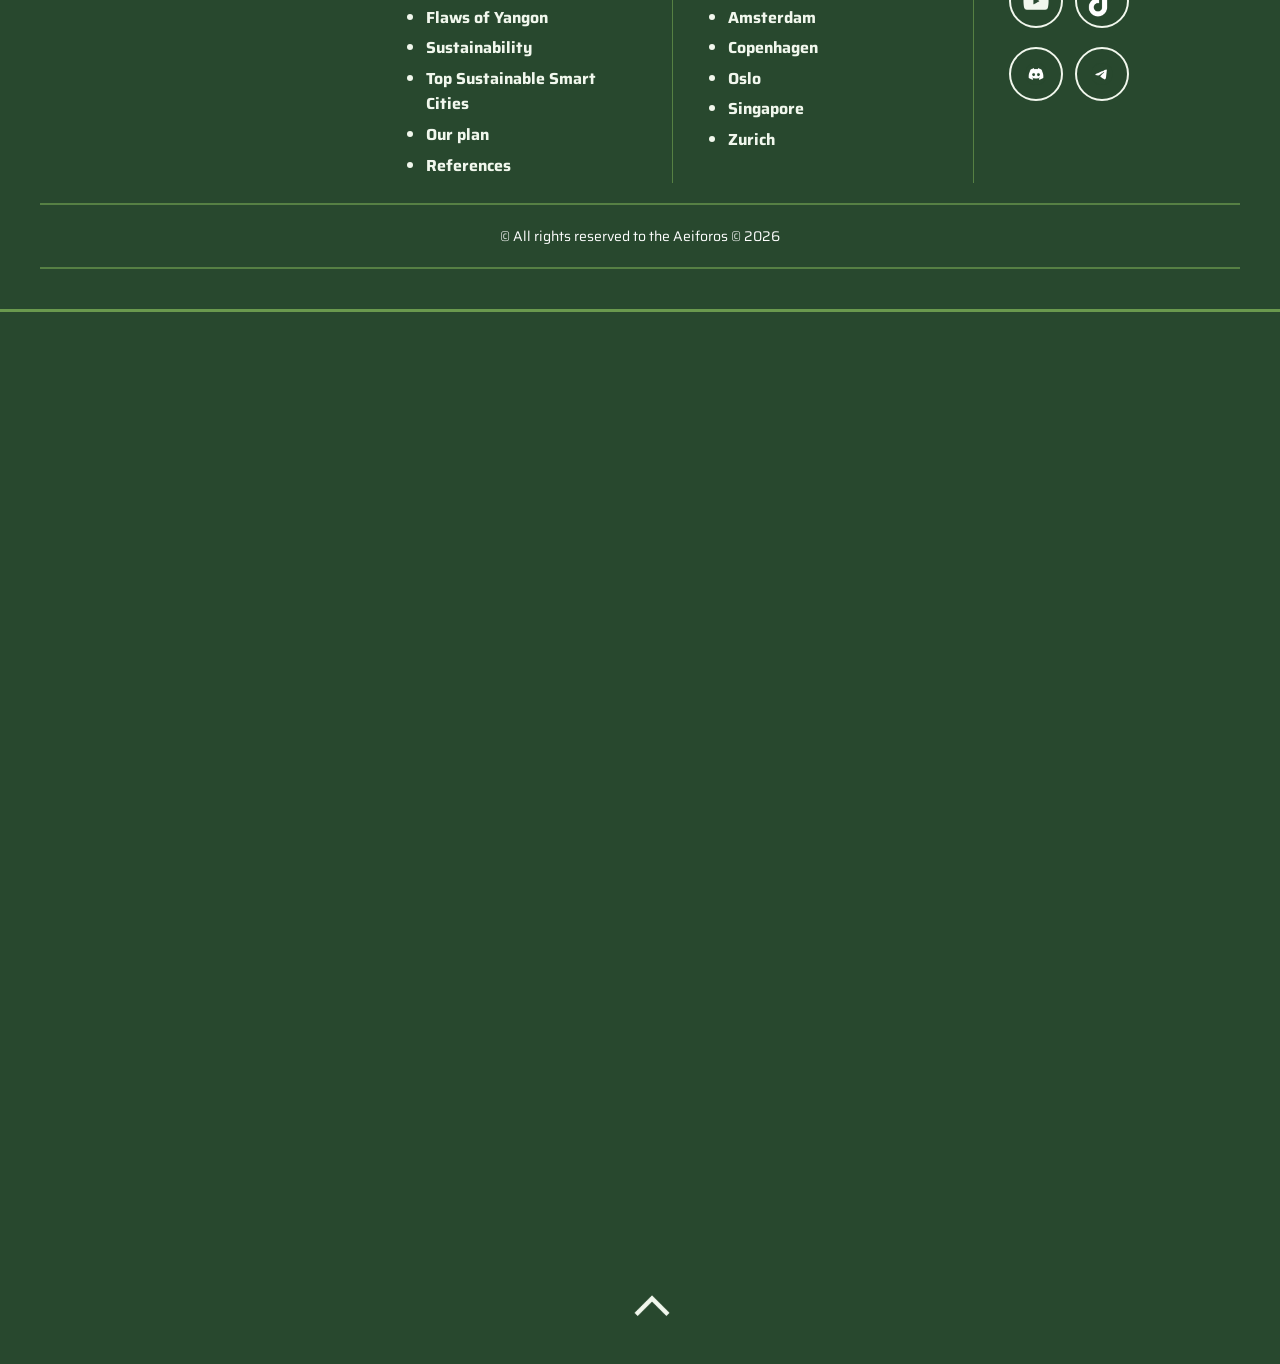
<file: comparison.html>
<!DOCTYPE html>
<html lang="en">
<head>
    <meta charset="UTF-8">
    <meta name="viewport" content="width=device-width, initial-scale=1.0">
    <title>Comparison</title>
</head>
<link rel="stylesheet" href="comparison.css">
 <link rel="stylesheet" href="footer.css">
 <link rel="stylesheet" href="navigation.css">
 <link rel="shortcut icon" href="Images/Logo.png" type="image/x-icon">
<body>
    <div class="back-to-top-wrapper">
  <a href="#" class="back-to-top-link"><img src="Images/Back-to-top.png" alt="" class="back-to-top"></a>
</div>
<header>
    <nav class="navbar">
        <div class="nav-brand">
            <a href="index.html"><img class="Nav-Logo" src="Images/Logo.png" alt="logo"></a>
            <h1 class="Logo-Name">Aeiforos</h1>
        </div>
        
        <input type="checkbox" id="nav-toggle" class="nav-toggle-checkbox">
        <label for="nav-toggle" class="nav-toggle-label">&#9776;</label>
        
        <ul class="nav">
            <li class="nav-item"><a class="nav-link" href="index.html">Home</a></li>
            <li class="nav-item"><a class="nav-link" href="sustainability.html">Sustainability</a></li>
            <li class="nav-item dropdown">
                <a class="nav-link" href="sustainable-smart-city.html">Sustainable Smart Cities</a>
                <ul class="dropdown-content">
                    <li><a class="dropdown-link" href="amsterdam.html">Amsterdam</a></li>
                    <li><a class="dropdown-link" href="copenhagen.html">Copenhagen</a></li>
                    <li><a class="dropdown-link" href="singapore.html">Singapore</a></li>
                    <li><a class="dropdown-link" href="Oslo.html">Oslo</a></li>
                    <li><a class="dropdown-link" href="zurich.html">Zurich</a></li>
                </ul>
            </li>
            <li class="nav-item"><a class="nav-link" href="yangon.html">Flaws of Yangon</a></li>
            <li class="nav-item"><a class="nav-link active" href="comparison.html">Comparison</a></li>
            <li class="nav-item"><a class="nav-link" href="implementation.html">Our Plan</a></li>
            <li class="nav-item"><a class="nav-link" href="about-us.html">About us</a></li>
        </ul>
    </nav>
</header>
<div class="container-fluid">
    <div class="main-body">
                   <div class="top-section">
                        <div class="text-box">
                            <h1>Comparison</h1>
                            <p>Yangon VS The Top sustainable smart citites</p>
                        </div>
                    </div>
    <hr class="card-line ss-hero">
    <div class="top-picture">
            <div class="top-image Singapore">

            </div>
            <div class="right-text">
            <h2 class="title">Singapore</h2>
            <h4 class="comparison">Comparison</h4>
            <p class="desc">
              <li>Has efficient MRT and smart transport systems</li>
              <li>Uses advanced recycling and clean energy solutions</li>
              <li>Maintains many green buildings and urban parks</li>
              <li>Provides digital government and smart city services efficiently</li>
            </p>
        </div>
        </div>
        </div>
        <div class="bottom-picture">
            <div class="left-text">
            <h2 class="title">Yangon</h2>
            <h4 class="comparison">Comparison</h4>
            <p class="desc">
              <li>Needs smarter public transportation to reduce traffic problems</li>
              <li>Can improve waste management and recycling systems</li>
              <li>Should increase green spaces and environmentally friendly buildings</li>
              <li>Can adopt digital services and smart city technology</li>
            </p>
        </div>
            <div class="bottom-image">

            </div>
        </div>
    <hr class="card-line ss-hero">
    <hr class="card-line ss-hero">
    <div class="top-picture">
            <div class="top-image Zurich">

            </div>
            <div class="right-text">
            <h2 class="title">Zurich</h2>
            <h4 class="comparison">Comparison</h4>
            <p class="desc">
              <li>Strong cycling and walkable city design</li>
            <li>Uses renewable energy and efficient infrastructure</li>
            <li>Clean lakes with strict environmental protection</li>
            <li>Advanced smart transport and city systems</li>
            </p>
        </div>
        </div>
        </div>
        <div class="bottom-picture">
            <div class="left-text">
            <h2 class="title">Yangon</h2>
            <h4 class="comparison">Comparison</h4>
            <p class="desc">
               <li>Needs safer walking and cycling routes</li>
                <li>Can expand renewable energy use</li>
                <li>Must improve water cleanliness and environment</li>
                <li>Can develop smarter city technology systems</li>
            </p>
        </div>
            <div class="bottom-image">

            </div>
        </div>
    <hr class="card-line ss-hero">
    <hr class="card-line ss-hero">
    <div class="top-picture">
            <div class="top-image Oslo">
            </div>
            <div class="right-text">
            <h2 class="title">Oslo</h2>
            <h4 class="comparison">Comparison</h4>
            <p class="desc">
              <li>Promotes electric vehicles and low-emission transport</li>
              <li>Uses mostly renewable and sustainable energy sources</li>
              <li>Prioritizes green urban planning and waterfront areas</li>
              <li>Uses smart tech for traffic and public services</li>
            </p>
        </div>
        </div>
        </div>
        <div class="bottom-picture">
            <div class="left-text">
            <h2 class="title">Yangon</h2>
            <h4 class="comparison">Comparison</h4>
            <p class="desc">
              <li>Can improve cleaner transport and electric mobility</li>
              <li>Needs more renewable energy investment</li>
              <li>Should expand green urban spaces and protect nature</li>
              <li>Can adopt smarter city and transport systems</li>
            </p>
        </div>
            <div class="bottom-image">

            </div>
        </div>
    <hr class="card-line ss-hero">
    <hr class="card-line ss-hero">
    <div class="top-picture">
            <div class="top-image Copenhagen">

            </div>
            <div class="right-text">
            <h2 class="title">Copenhagen</h2>
            <h4 class="comparison">Comparison</h4>
            <p class="desc">
              <li>Strong cycling culture with extensive and safe bike lanes</li>
              <li>Leading in carbon-neutral goals with wind energy</li>
              <li>Focuses on sustainable waterfront development</li>
              <li>Uses smart city systems for traffic and public services efficiency</li>
            </p>
        </div>
        </div>
        </div>
        <div class="bottom-picture">
            <div class="left-text">
            <h2 class="title">Yangon</h2>
            <h4 class="comparison">Comparison</h4>
            <p class="desc">
              <li>Needs expanded and safer cycling infrastructure</li>
              <li>Can accelerate renewable energy adoption</li>
              <li>Should improve sustainable urban planning</li>
              <li>Has to implement for transport and services</li>
            </p>
        </div>
            <div class="bottom-image">

            </div>
        </div>
    <hr class="card-line ss-hero">
    <hr class="card-line ss-hero">
    <div class="top-picture">
            <div class="top-image Amsterdam">

            </div>
            <div class="right-text">
            <h2 class="title">Amsterdam</h2>
            <h4 class="comparison">Comparison</h4>
            <p class="desc">
              <li>Cycling-first city with safe bike infrastructure</li>
              <li>Strong flood control and water management systems</li>
              <li>Energy-efficient buildings and circular economy focus</li>
              <li>Integrated public transport and smart mobility systems</li>
            </p>
        </div>
        </div>
        </div>
        <div class="bottom-picture">
            <div class="left-text">
            <h2 class="title">Yangon</h2>
            <h4 class="comparison">Comparison</h4>
            <p class="desc">
              <li>Needs safer cycling and walking infrastructure</li>
              <li>Must improve flood protection and drainage systems</li>
              <li>Can expand green, energy-efficient urban development</li>
              <li>Needs more connected and efficient public transport systems</li>
            </p>
        </div>
            <div class="bottom-image">

            </div>
        </div>
    <hr class="card-line ss-hero">
    <a href="implementation.html" class="next-page">Next Page ⇨</a>
        <footer class="footer">
        <div class="footer-container">
            <div class="footer-col-logo">
                <img class="footer-logo" src="Images/Logo.png" alt="footer-logo">
                <span class="footer-logo-name">Aeiforos</span>
            </div>
            <div class="footer-col-main">
                <div class="footer-col-slogan">
                    <h3>Learn from the past <br>Build in the present <br>Have a better future</h3>
                </div>
                <div class="footer-links">
                    <h4>Explore the Features</h4>
                    <hr class="horizontal-hr">
                    <ul>
                        <li><strong><a href="comparison.html">Comparison between cities</a></strong></li>
                        <li><strong><a href="yangon.html">Flaws of Yangon</a></strong></li>
                        <li><strong><a href="sustainability.html">Sustainability</a></strong></li>
                        <li><strong><a href="sustainability.html">Top Sustainable Smart Cities</a></strong></li>
                        <li><strong><a href="implementation.html">Our plan</a></strong></li>
                        <li><strong><a href="references.html">References</a></strong></li>
                    </ul>
                </div> 
                <hr class="vertical-hr">
                <div class="footer-links">
                    <h4>Read the cities</h4>
                    <hr class="horizontal-hr">
                    <ul>
                        <li><strong><a href="yangon.html">Yangon</a></strong></li>
                        <li><strong><a href="amsterdam.html">Amsterdam</a></strong></li>
                        <li><strong><a href="copenhagen.html">Copenhagen</a></strong></li>
                        <li><strong><a href="oslo.html">Oslo</a></strong></li>
                        <li><strong><a href="singapore.html">Singapore</a></strong></li>
                        <li><strong><a href="zurich.html">Zurich</a></strong></li>
                    </ul>
                </div> 
                <hr class="vertical-hr">
                <div class="footer-social-section">
                    <h4 class="footer-social-title">Follow Us</h4>
                    <hr class="horizontal-hr">
                    <div class="footer-media">
                        <a class="footer-media-link" href="https://www.youtube.com/@Team-S.T.E.A.M-Official"><img class="footer-media-img youtube" src="Images/Youtube.png" alt="YouTube"></a>
                        <a href="https://www.tiktok.com/@ra1gi3z_?is_from_webapp=1&sender_device=pc" class="footer-media-link"><img class="footer-media-img tiktok" src="Images/Tiktok.png" alt="TikTok"></a>
                    </div>
                    <div class="footer-media-2">
                        <a href="https://discord.gg/gYx7bDJs" class="footer-media-link"><img class="footer-media-img discord" src="Images/Discord.png" alt="Discord"></a>
                        <a href="https://t.me/+VnsX9u5mdBBhNjA1" class="footer-media-link"><img class="footer-media-img telegram" src="Images/Telegram.png" alt="Telegram"></a>
                    </div>
                </div>
            </div>
            <hr class="horizontal-hr">
            <p class="footer-credits" style="color: white;">
                &copy; All rights reserved to the Aeiforos &copy; 2026
            </p>
            <hr class="horizontal-hr">
        </div>
    </footer>
</body>
</html>
</file>
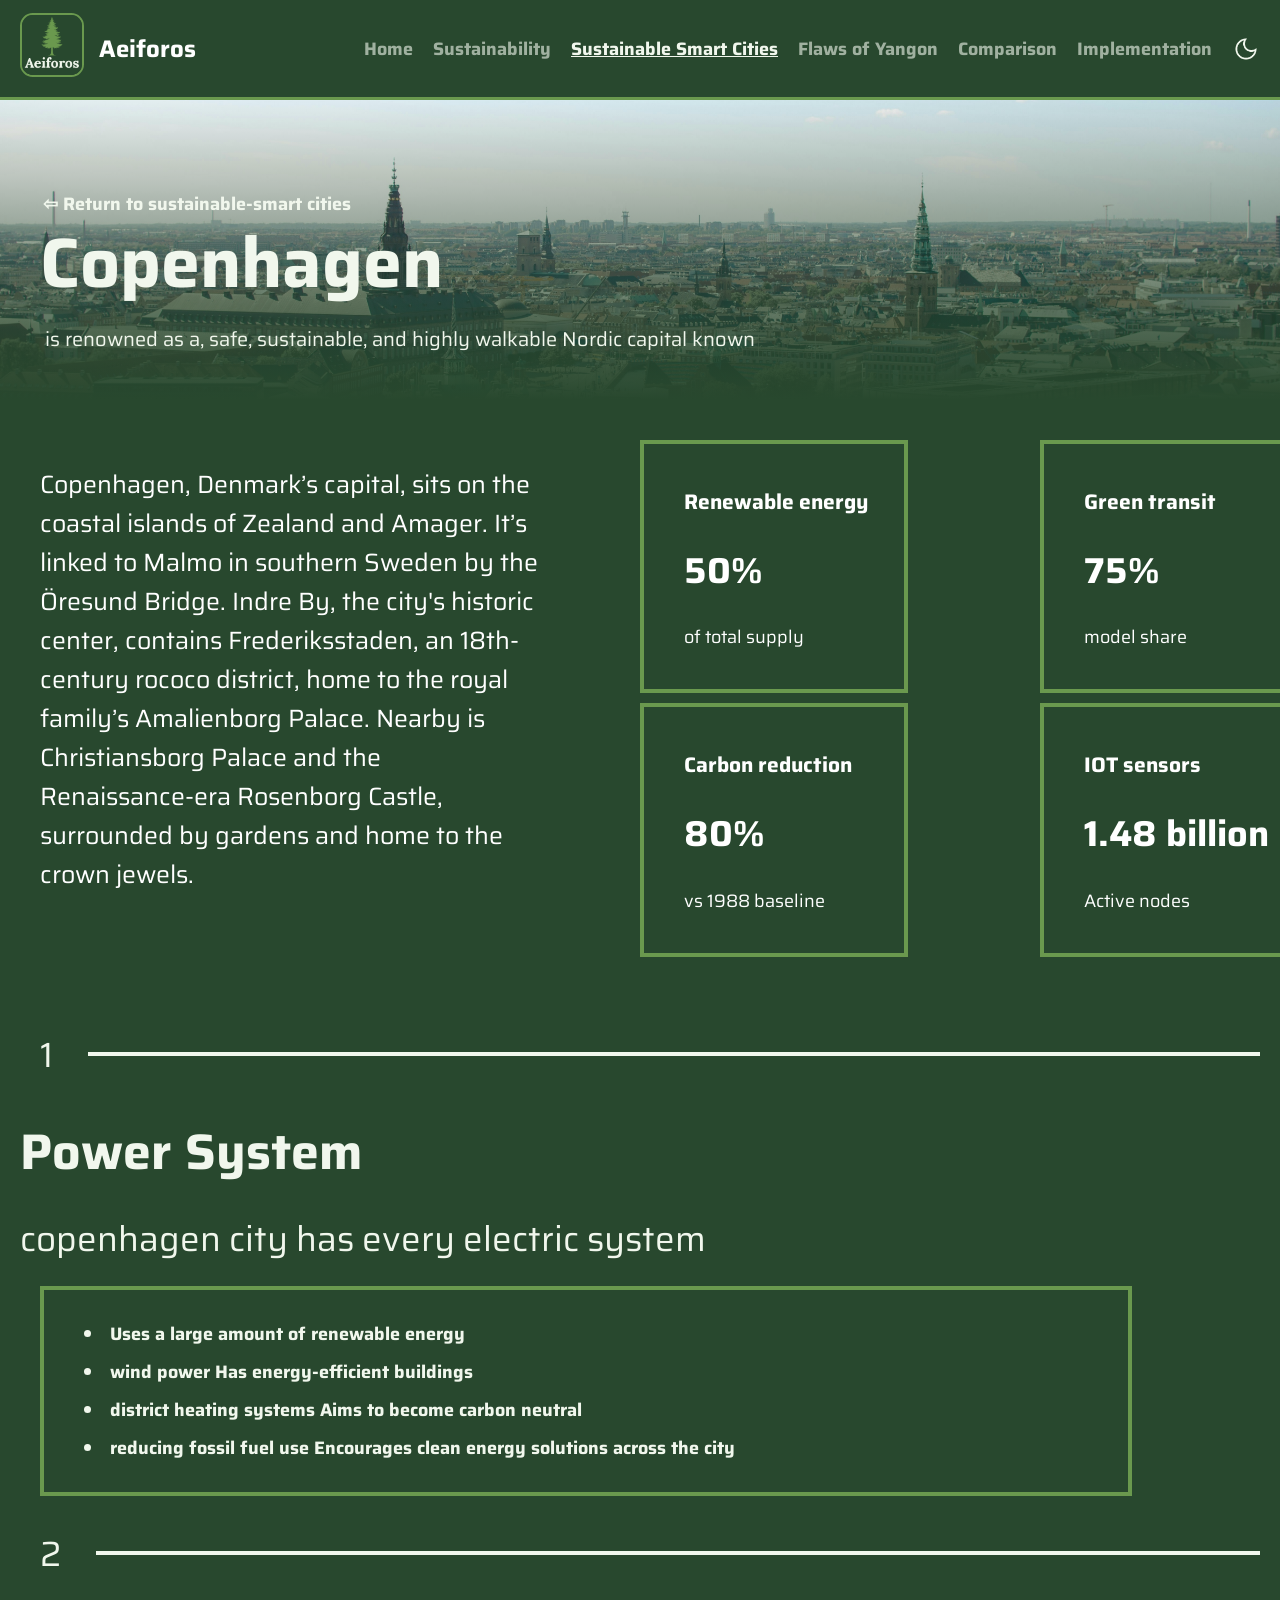
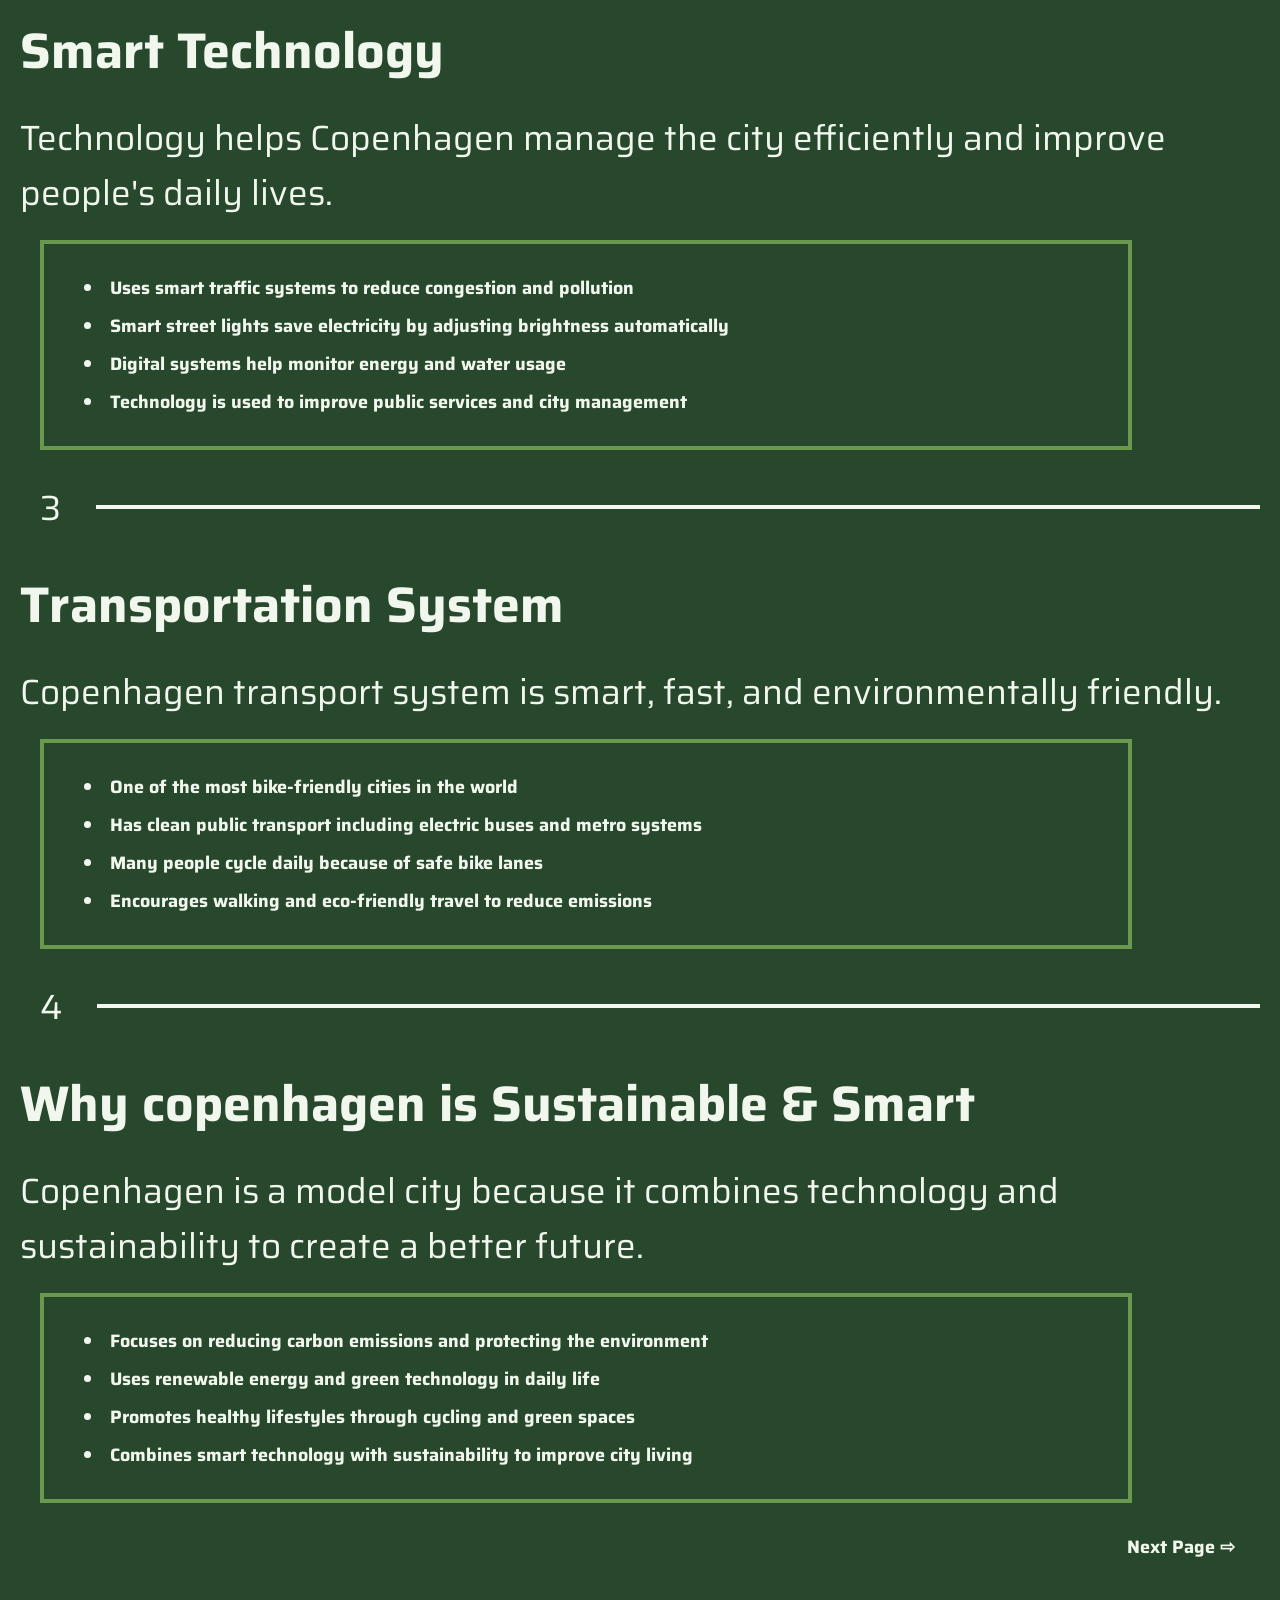
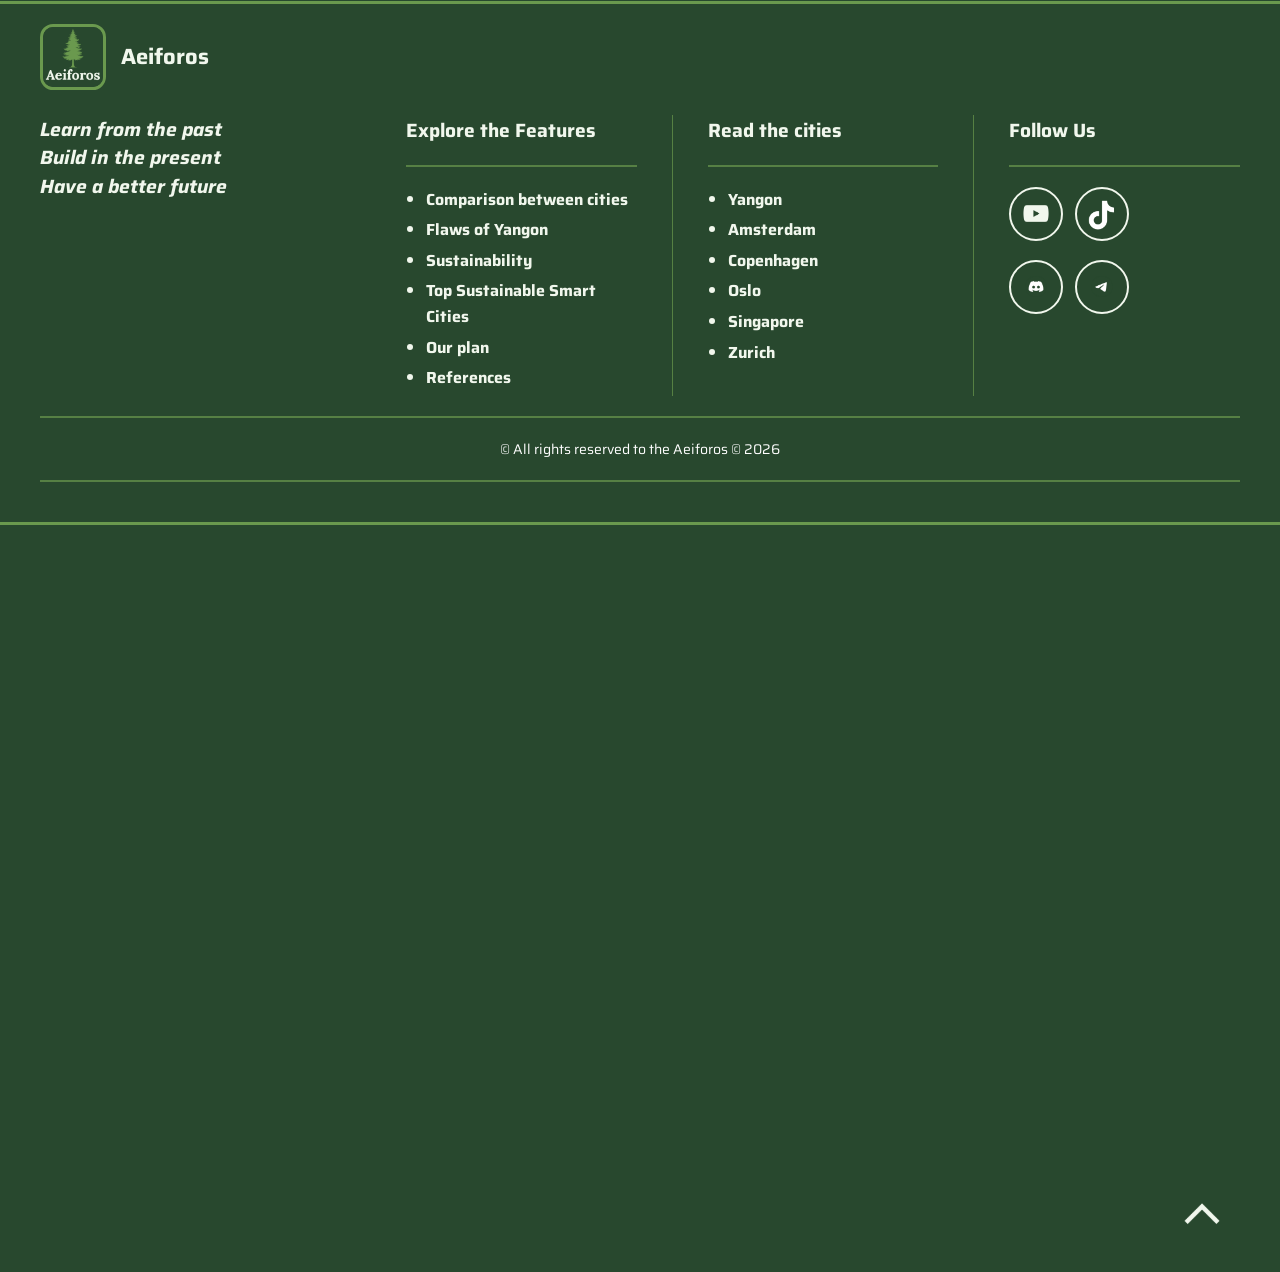
<file: copenhagen.html>
<!DOCTYPE html>
<html lang="en">
<head>
    <meta charset="UTF-8">
    <meta name="viewport" content="width=device-width, initial-scale=1.0">
    <title>Copenhagen</title>
</head>
 <link rel="stylesheet" href="sustainable-cities.css">
 <link rel="stylesheet" href="footer.css">
 <link rel="stylesheet" href="navigation.css">
 <link rel="shortcut icon" href="Images/Logo.png" type="image/x-icon">
<body>
<div class="back-to-top-wrapper">
  <a href="#" class="back-to-top-link cities-copenhagen"><img src="Images/Back-to-top.png" alt="" class="back-to-top"></a>
</div>
    <input type="checkbox" name="Dark" id="Dark"> 
<header>
    <nav class="navbar">
        <div class="nav-brand">
            <a href="index.html"><img class="Nav-Logo" src="Images/Logo.png" alt="logo"></a>
            <h1 class="Logo-Name">Aeiforos</h1>
        </div>
        
        <input type="checkbox" id="nav-toggle" class="nav-toggle-checkbox">
        <label for="nav-toggle" class="nav-toggle-label">&#9776;</label>
        
        <ul class="nav">
            <li class="nav-item"><a class="nav-link" href="index.html">Home</a></li>
            <li class="nav-item"><a class="nav-link" href="sustainability.html">Sustainability</a></li>
            <li class="nav-item dropdown">
                <a class="nav-link active" href="sustainable-smart-city.html">Sustainable Smart Cities</a>
                <ul class="dropdown-content">
                    <li><a class="dropdown-link" href="amsterdam.html">Amsterdam</a></li>
                    <li><a class="dropdown-link" href="copenhagen.html">Copenhagen</a></li>
                    <li><a class="dropdown-link" href="singapore.html">Singapore</a></li>
                    <li><a class="dropdown-link" href="Oslo.html">Oslo</a></li>
                    <li><a class="dropdown-link" href="zurich.html">Zurich</a></li>
                </ul>
            </li>
            <li class="nav-item"><a class="nav-link" href="yangon.html">Flaws of Yangon</a></li>
            <li class="nav-item"><a class="nav-link" href="comparison.html">Comparison</a></li>
            <li class="nav-item"><a class="nav-link" href="implementation.html">Implementation</a></li>
            <li class="nav-item">
                <label for="Dark" class="Dark"><img class="Dark-mode" src="Images/Dark-mode.png" alt="Dark Mode Switch"></label>
            </li>
        </ul>
    </nav>
</header>
<div class="main-body">
    <div class="main-title title-copenhagen">
        <a class="return-link" href="sustainable-smart-city.html">⇦ Return to sustainable-smart cities</a>
        <h1 class="title">Copenhagen</h1>
        <p class="small-desc">is renowned as a, safe, sustainable, and highly walkable Nordic capital known</p>
    </div>
<div class="container-fluid">
    <div id="top"></div>
    <div class="container">
    <div class="left-text">
        <p>Copenhagen, Denmark’s capital, sits on the coastal islands of Zealand and Amager. It’s linked to Malmo in southern Sweden by the Öresund Bridge. Indre By, the city's historic center, contains Frederiksstaden, an 18th-century rococo district, home to the royal family’s Amalienborg Palace. Nearby is Christiansborg Palace and the Renaissance-era Rosenborg Castle, surrounded by gardens and home to the crown jewels.</p>
    </div>
    <div class="right-card">
        <div class="card-small">
            <h3>Renewable energy</h3>
            <h1 >50%</h1>
            <p>of total supply</p>
        </div>
        <div class="card-small">
            <h3>Green transit</h3>
            <h1 >75%</h1>
            <p>model share</p>
        </div>
        <div class="card-small">
             <h3>Carbon reduction</h3>
            <h1 >80%</h1>
            <p>vs 1988 baseline</p>
        </div>
        <div class="card-small">
             <h3>IOT sensors</h3>
            <h1 >1.48 billion</h1>
            <p>Active nodes</p>
        </div>
    </div>
</div>
</div>  
<div class="container-cards">

<div class="line"><h2>1</h2><hr class="card-line"></div>

<h1>Power System</h1>
<h2>copenhagen city has every electric system</h2>
<div class="card">
<li>Uses a large amount of renewable energy</li>
<li>wind power Has energy-efficient buildings</li>
<li>district heating systems Aims to become carbon neutral</li>
<li>reducing fossil fuel use Encourages clean energy solutions across the city</li>
</div>

<div class="line"><h2>2</h2><hr class="card-line"></div>

<h1>Smart Technology</h1>
<h2>Technology helps Copenhagen manage the city efficiently and improve people's daily lives.</h2>
<div class="card">
<li>Uses smart traffic systems to reduce congestion and pollution</li>
<li>Smart street lights save electricity by adjusting brightness automatically</li>
<li>Digital systems help monitor energy and water usage</li>
<li>Technology is used to improve public services and city management</li>
</div>

<div class="line"><h2>3</h2><hr class="card-line"></div>
<h1>Transportation System</h1>
<h2>Copenhagen transport system is smart, fast, and environmentally friendly.</h2>
<div class="card">
<li>One of the most bike-friendly cities in the world</li>
<li>Has clean public transport including electric buses and metro systems</li>
<li>Many people cycle daily because of safe bike lanes</li>
<li>Encourages walking and eco-friendly travel to reduce emissions</li>
</div>

<div class="line"><h2>4</h2><hr class="card-line"></div>

<h1>Why copenhagen is Sustainable & Smart</h1>
<h2>Copenhagen is a model city because it combines technology and sustainability to create a better future.</h2>
<div class="card">
<li>Focuses on reducing carbon emissions and protecting the environment</li>
<li>Uses renewable energy and green technology in daily life</li>
<li>Promotes healthy lifestyles through cycling and green spaces</li>
<li>Combines smart technology with sustainability to improve city living</li>
</div>
</div>  
<a href="#" class="next-page">Next Page ⇨</a>
        <footer class="footer">
        <div class="footer-container">
            <div class="footer-col-logo">
                <img class="footer-logo" src="Images/Logo.png" alt="footer-logo">
                <span class="footer-logo-name">Aeiforos</span>
            </div>
            <div class="footer-col-main">
                <div class="footer-col-slogan">
                    <h3>Learn from the past <br>Build in the present <br>Have a better future</h3>
                </div>
                <div class="footer-links">
                    <h4>Explore the Features</h4>
                    <hr class="horizontal-hr">
                    <ul>
                        <li><strong><a href="comparison.html">Comparison between cities</a></strong></li>
                        <li><strong><a href="yangon.html">Flaws of Yangon</a></strong></li>
                        <li><strong><a href="sustainability.html">Sustainability</a></strong></li>
                        <li><strong><a href="sustainability.html">Top Sustainable Smart Cities</a></strong></li>
                        <li><strong><a href="implementation.html">Our plan</a></strong></li>
                        <li><strong><a href="references.html">References</a></strong></li>
                    </ul>
                </div> 
                <hr class="vertical-hr">
                <div class="footer-links">
                    <h4>Read the cities</h4>
                    <hr class="horizontal-hr">
                    <ul>
                        <li><strong><a href="yangon.html">Yangon</a></strong></li>
                        <li><strong><a href="amsterdam.html">Amsterdam</a></strong></li>
                        <li><strong><a href="copenhagen.html">Copenhagen</a></strong></li>
                        <li><strong><a href="oslo.html">Oslo</a></strong></li>
                        <li><strong><a href="singapore.html">Singapore</a></strong></li>
                        <li><strong><a href="zurich.html">Zurich</a></strong></li>
                    </ul>
                </div> 
                <hr class="vertical-hr">
                <div class="footer-social-section">
                    <h4 class="footer-social-title">Follow Us</h4>
                    <hr class="horizontal-hr">
                    <div class="footer-media">
                        <a class="footer-media-link" href="https://www.youtube.com/@Team-S.T.E.A.M-Official"><img class="footer-media-img youtube" src="Images/Youtube.png" alt="YouTube"></a>
                        <a href="https://www.tiktok.com/@ra1gi3z_?is_from_webapp=1&sender_device=pc" class="footer-media-link"><img class="footer-media-img tiktok" src="Images/Tiktok.png" alt="TikTok"></a>
                    </div>
                    <div class="footer-media-2">
                        <a href="https://discord.gg/gYx7bDJs" class="footer-media-link"><img class="footer-media-img discord" src="Images/Discord.png" alt="Discord"></a>
                        <a href="https://t.me/+VnsX9u5mdBBhNjA1" class="footer-media-link"><img class="footer-media-img telegram" src="Images/Telegram.png" alt="Telegram"></a>
                    </div>
                </div>
            </div>
            <hr class="horizontal-hr">
            <p class="footer-credits" style="color: white;">
                &copy; All rights reserved to the Aeiforos &copy; 2026
            </p>
            <hr class="horizontal-hr">
        </div>
    </footer>
</body>
</html>
</file>
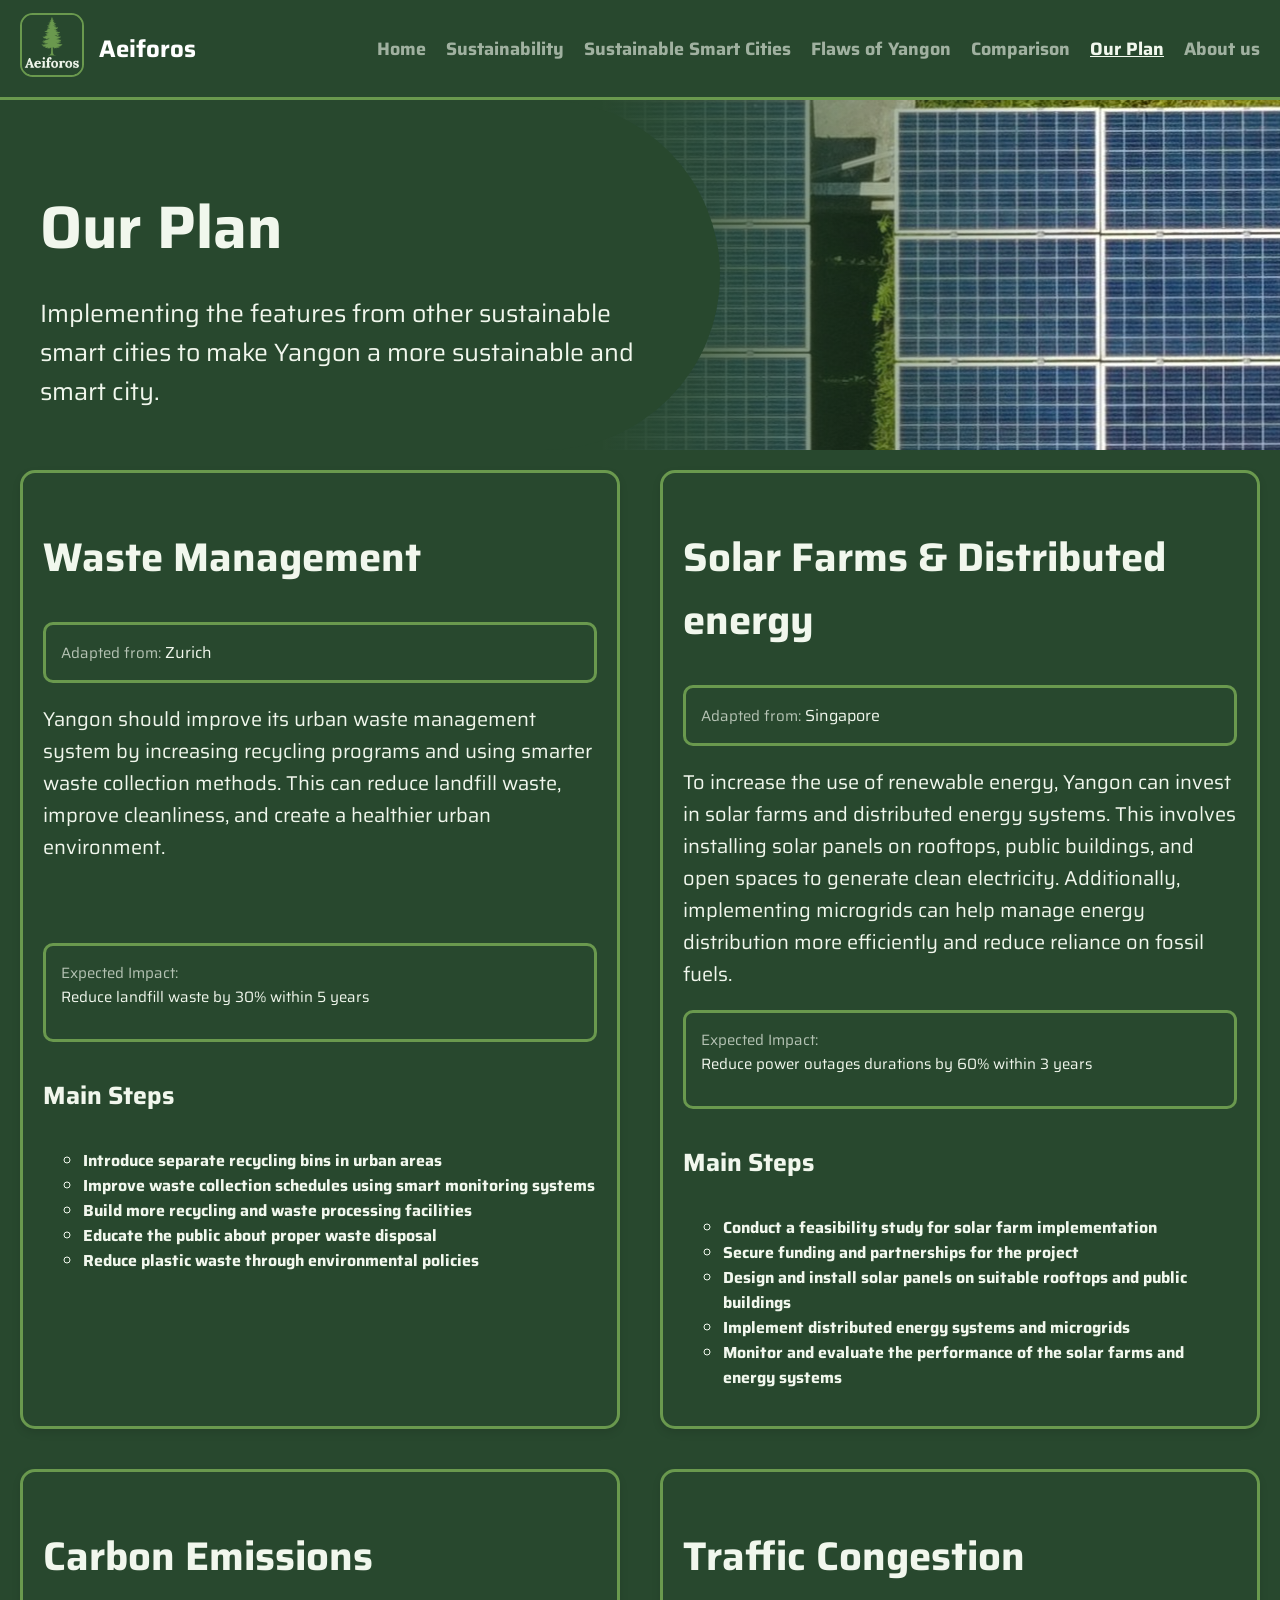
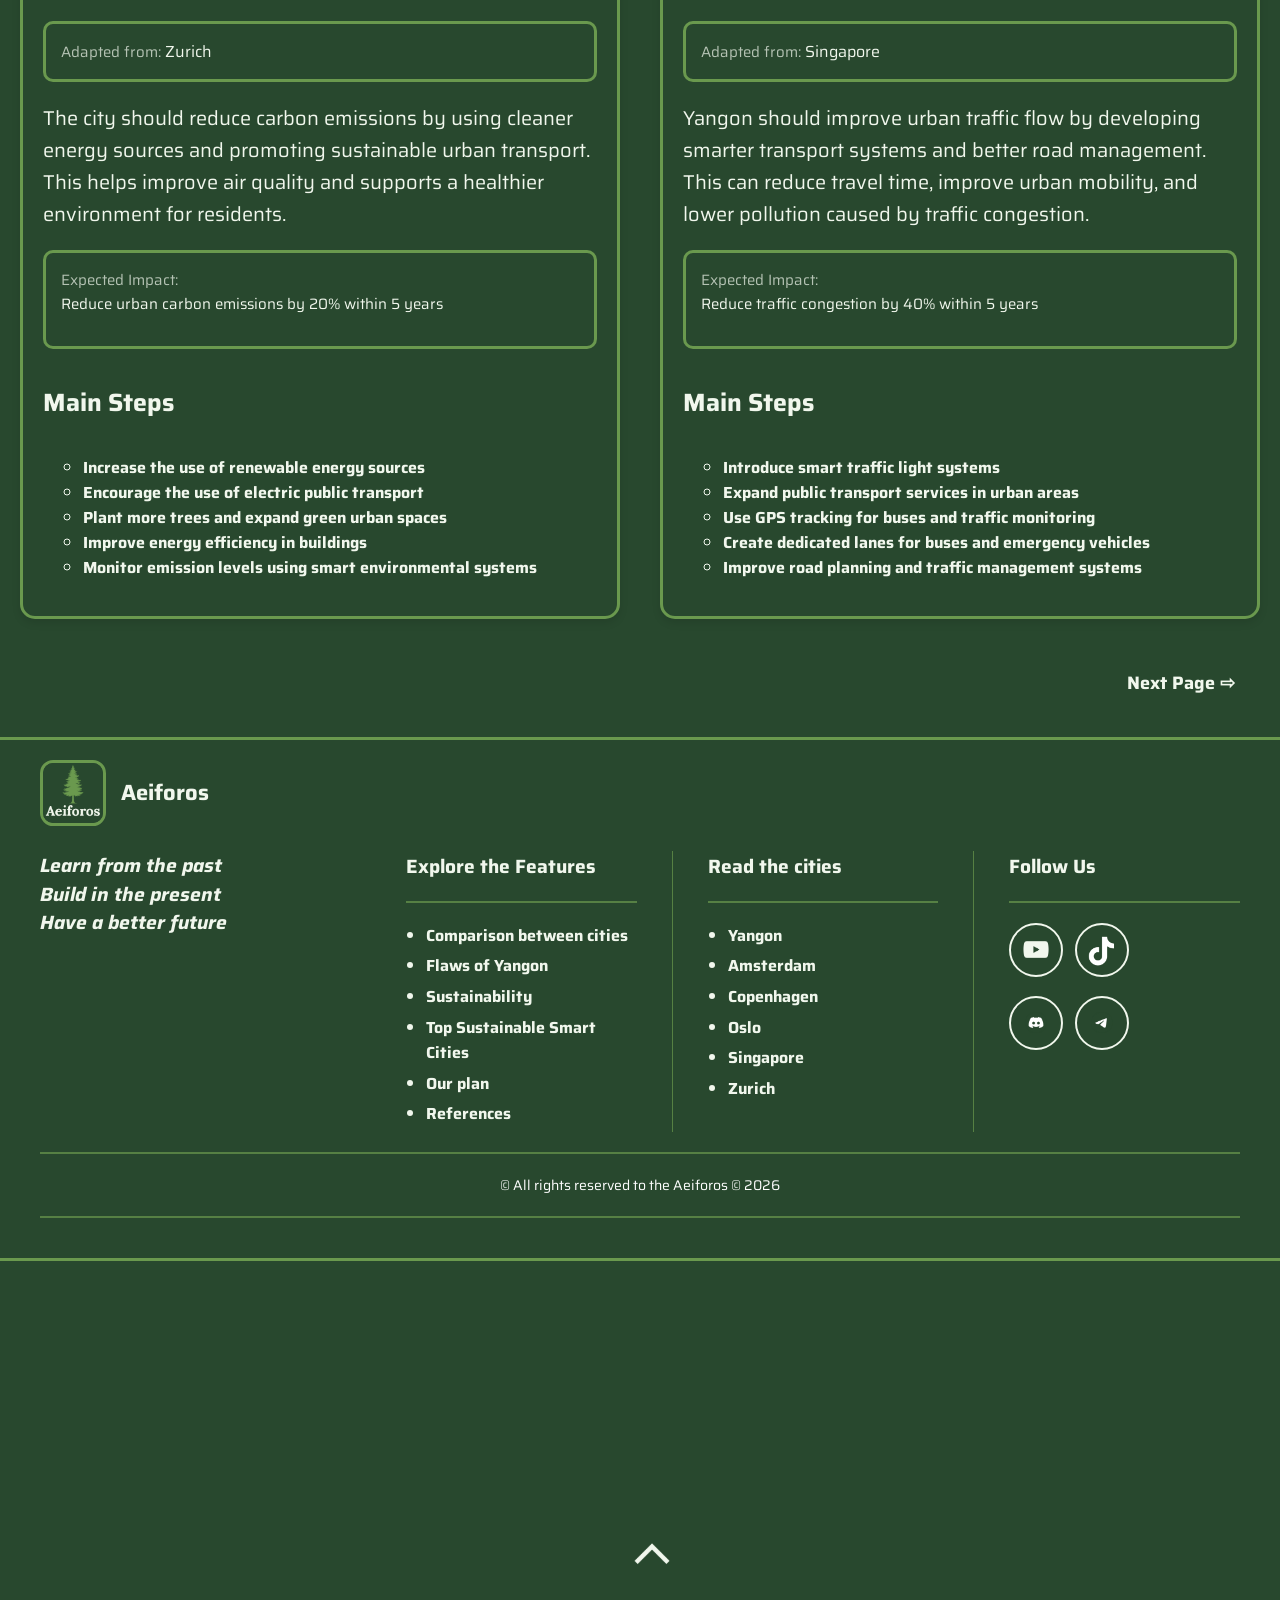
<file: implementation.html>
<!DOCTYPE html>
<html lang="en">
<head>
    <meta charset="UTF-8">
    <meta name="viewport" content="width=device-width, initial-scale=1.0">
    <title>Our Plan</title>
</head>
<link rel="stylesheet" href="implementation.css">
<link rel="stylesheet" href="footer.css">
<link rel="stylesheet" href="navigation.css">
<link rel="shortcut icon" href="Images/Logo.png" type="image/x-icon">
<body>
    <div class="back-to-top-wrapper">
        <a href="#" class="back-to-top-link"><img src="Images/Back-to-top.png" alt="Back to top" class="back-to-top"></a>
    </div>
<header>
    <nav class="navbar">
        <div class="nav-brand">
            <a href="index.html"><img class="Nav-Logo" src="Images/Logo.png" alt="logo"></a>
            <h1 class="Logo-Name">Aeiforos</h1>
        </div>
        
        <input type="checkbox" id="nav-toggle" class="nav-toggle-checkbox">
        <label for="nav-toggle" class="nav-toggle-label">&#9776;</label>
        
        <ul class="nav">
            <li class="nav-item"><a class="nav-link" href="index.html">Home</a></li>
            <li class="nav-item"><a class="nav-link" href="sustainability.html">Sustainability</a></li>
            <li class="nav-item dropdown">
                <a class="nav-link" href="sustainable-smart-city.html">Sustainable Smart Cities</a>
                <ul class="dropdown-content">
                    <li><a class="dropdown-link" href="amsterdam.html">Amsterdam</a></li>
                    <li><a class="dropdown-link" href="copenhagen.html">Copenhagen</a></li>
                    <li><a class="dropdown-link" href="singapore.html">Singapore</a></li>
                    <li><a class="dropdown-link" href="Oslo.html">Oslo</a></li>
                    <li><a class="dropdown-link" href="zurich.html">Zurich</a></li>
                </ul>
            </li>
            <li class="nav-item"><a class="nav-link" href="yangon.html">Flaws of Yangon</a></li>
            <li class="nav-item"><a class="nav-link" href="comparison.html">Comparison</a></li>
            <li class="nav-item"><a class="nav-link active" href="implementation.html">Our Plan</a></li>
            <li class="nav-item"><a class="nav-link" href="about-us.html">About us</a></li>
        </ul>
    </nav>
</header>
<div class="container-fluid">
    <div class="main-body">
             <div class="top-section">
                        <div class="text-box">
                            <h1>Our Plan</h1>
                            <p>Implementing the features from other sustainable smart cities to make Yangon a more sustainable and smart city.</p>
                        </div>
                    </div>
                    <div class="main-card-box top">
                        <div class="main-card">
                        <h2 class="main-card-title">Waste Management</h2>
                        <div class="adapted-box"><span class="opacity-text">Adapted from: </span>Zurich</div>
                        <p class="desc">
                            Yangon should improve its urban waste management system by increasing recycling programs and using smarter waste collection methods. This can reduce landfill waste, improve cleanliness, and create a healthier urban environment.
                        </p>
                        <div class="expected-box fix">
                            <p class="sub-title">Expected Impact:</p>
                            <p>Reduce landfill waste by 30% within 5 years</p>
                        </div>
                        <h4>Main Steps</h4>
                        <ul class="steps">
                            <li>Introduce separate recycling bins in urban areas</li>
                            <li>Improve waste collection schedules using smart monitoring systems</li>
                            <li>Build more recycling and waste processing facilities</li>
                            <li>Educate the public about proper waste disposal</li>
                            <li>Reduce plastic waste through environmental policies</li>
                        </ul>
                    </div>
                        <div class="main-card">
                        <h2 class="main-card-title">Solar Farms & Distributed energy</h2>
                        <div class="adapted-box"><span class="opacity-text">Adapted from: </span>Singapore</div>
                        <p class="desc">
                            To increase the use of renewable energy, Yangon can invest in solar farms and distributed energy systems. This involves installing solar panels on rooftops, public buildings, and open spaces to generate clean electricity. Additionally, implementing microgrids can help manage energy distribution more efficiently and reduce reliance on fossil fuels.
                        </p>
                        <div class="expected-box">
                            <p class="sub-title">Expected Impact:</p>
                            <p>Reduce power outages durations by 60% within 3 years</p>
                        </div>
                        <h4>Main Steps</h4>
                        <ul class="steps">
                            <li>Conduct a feasibility study for solar farm implementation</li>
                            <li>Secure funding and partnerships for the project</li>
                            <li>Design and install solar panels on suitable rooftops and public buildings</li>
                            <li>Implement distributed energy systems and microgrids</li>
                            <li>Monitor and evaluate the performance of the solar farms and energy systems</li>
                        </ul>
                    </div>
                </div>
                <div class="main-card-box bottom">
                        <div class="main-card">
                        <h2 class="main-card-title">Carbon Emissions</h2>
                        <div class="adapted-box"><span class="opacity-text">Adapted from: </span>Zurich</div>
                        <p class="desc">
                            The city should reduce carbon emissions by using cleaner energy sources and promoting sustainable urban transport. This helps improve air quality and supports a healthier environment for residents.
                        <div class="expected-box">
                            <p class="sub-title">Expected Impact:</p>
                            <p>Reduce urban carbon emissions by 20% within 5 years</p>
                        </div>
                        <h4>Main Steps</h4>
                        <ul class="steps">
                            <li>Increase the use of renewable energy sources</li>
                            <li>Encourage the use of electric public transport</li>
                            <li>Plant more trees and expand green urban spaces</li>
                            <li>Improve energy efficiency in buildings</li>
                            <li>Monitor emission levels using smart environmental systems</li>
                        </ul>
                    </div>
                        <div class="main-card">
                        <h2 class="main-card-title">Traffic Congestion</h2>
                        <div class="adapted-box"><span class="opacity-text">Adapted from: </span>Singapore</div>
                        <p class="desc">
                            Yangon should improve urban traffic flow by developing smarter transport systems and better road management. This can reduce travel time, improve urban mobility, and lower pollution caused by traffic congestion.
                        </p>
                        <div class="expected-box">
                            <p class="sub-title">Expected Impact:</p>
                            <p>Reduce traffic congestion by 40% within 5 years</p>
                        </div>
                        <h4>Main Steps</h4>
                        <ul class="steps">
                            <li>Introduce smart traffic light systems</li>
                            <li>Expand public transport services in urban areas</li>
                            <li>Use GPS tracking for buses and traffic monitoring</li>
                            <li>Create dedicated lanes for buses and emergency vehicles</li>
                            <li>Improve road planning and traffic management systems</li>
                        </ul>
                    </div>
                </div>
                <a href="about-us.html" class="next-page">Next Page ⇨</a>
    </div>
</div>
     <footer class="footer">
        <div class="footer-container">
            <div class="footer-col-logo">
                <img class="footer-logo" src="Images/Logo.png" alt="footer-logo">
                <span class="footer-logo-name">Aeiforos</span>
            </div>
            <div class="footer-col-main">
                <div class="footer-col-slogan">
                    <h3>Learn from the past <br>Build in the present <br>Have a better future</h3>
                </div>
                <div class="footer-links">
                    <h4>Explore the Features</h4>
                    <hr class="horizontal-hr">
                    <ul>
                        <li><strong><a href="comparison.html">Comparison between cities</a></strong></li>
                        <li><strong><a href="yangon.html">Flaws of Yangon</a></strong></li>
                        <li><strong><a href="sustainability.html">Sustainability</a></strong></li>
                        <li><strong><a href="sustainability.html">Top Sustainable Smart Cities</a></strong></li>
                        <li><strong><a href="implementation.html">Our plan</a></strong></li>
                        <li><strong><a href="references.html">References</a></strong></li>
                    </ul>
                </div> 
                <hr class="vertical-hr">
                <div class="footer-links">
                    <h4>Read the cities</h4>
                    <hr class="horizontal-hr">
                    <ul>
                        <li><strong><a href="yangon.html">Yangon</a></strong></li>
                        <li><strong><a href="amsterdam.html">Amsterdam</a></strong></li>
                        <li><strong><a href="copenhagen.html">Copenhagen</a></strong></li>
                        <li><strong><a href="oslo.html">Oslo</a></strong></li>
                        <li><strong><a href="singapore.html">Singapore</a></strong></li>
                        <li><strong><a href="zurich.html">Zurich</a></strong></li>
                    </ul>
                </div> 
                <hr class="vertical-hr">
                <div class="footer-social-section">
                    <h4 class="footer-social-title">Follow Us</h4>
                    <hr class="horizontal-hr">
                    <div class="footer-media">
                        <a class="footer-media-link" href="https://www.youtube.com/@Team-S.T.E.A.M-Official"><img class="footer-media-img youtube" src="Images/Youtube.png" alt="YouTube"></a>
                        <a href="https://www.tiktok.com/@ra1gi3z_?is_from_webapp=1&sender_device=pc" class="footer-media-link"><img class="footer-media-img tiktok" src="Images/Tiktok.png" alt="TikTok"></a>
                    </div>
                    <div class="footer-media-2">
                        <a href="https://discord.gg/gYx7bDJs" class="footer-media-link"><img class="footer-media-img discord" src="Images/Discord.png" alt="Discord"></a>
                        <a href="https://t.me/+VnsX9u5mdBBhNjA1" class="footer-media-link"><img class="footer-media-img telegram" src="Images/Telegram.png" alt="Telegram"></a>
                    </div>
                </div>
            </div>
            <hr class="horizontal-hr">
            <p class="footer-credits" style="color: white;">
                &copy; All rights reserved to the Aeiforos &copy; 2026
            </p>
            <hr class="horizontal-hr">
        </div>
    </footer>
</body>
</html>
</file>
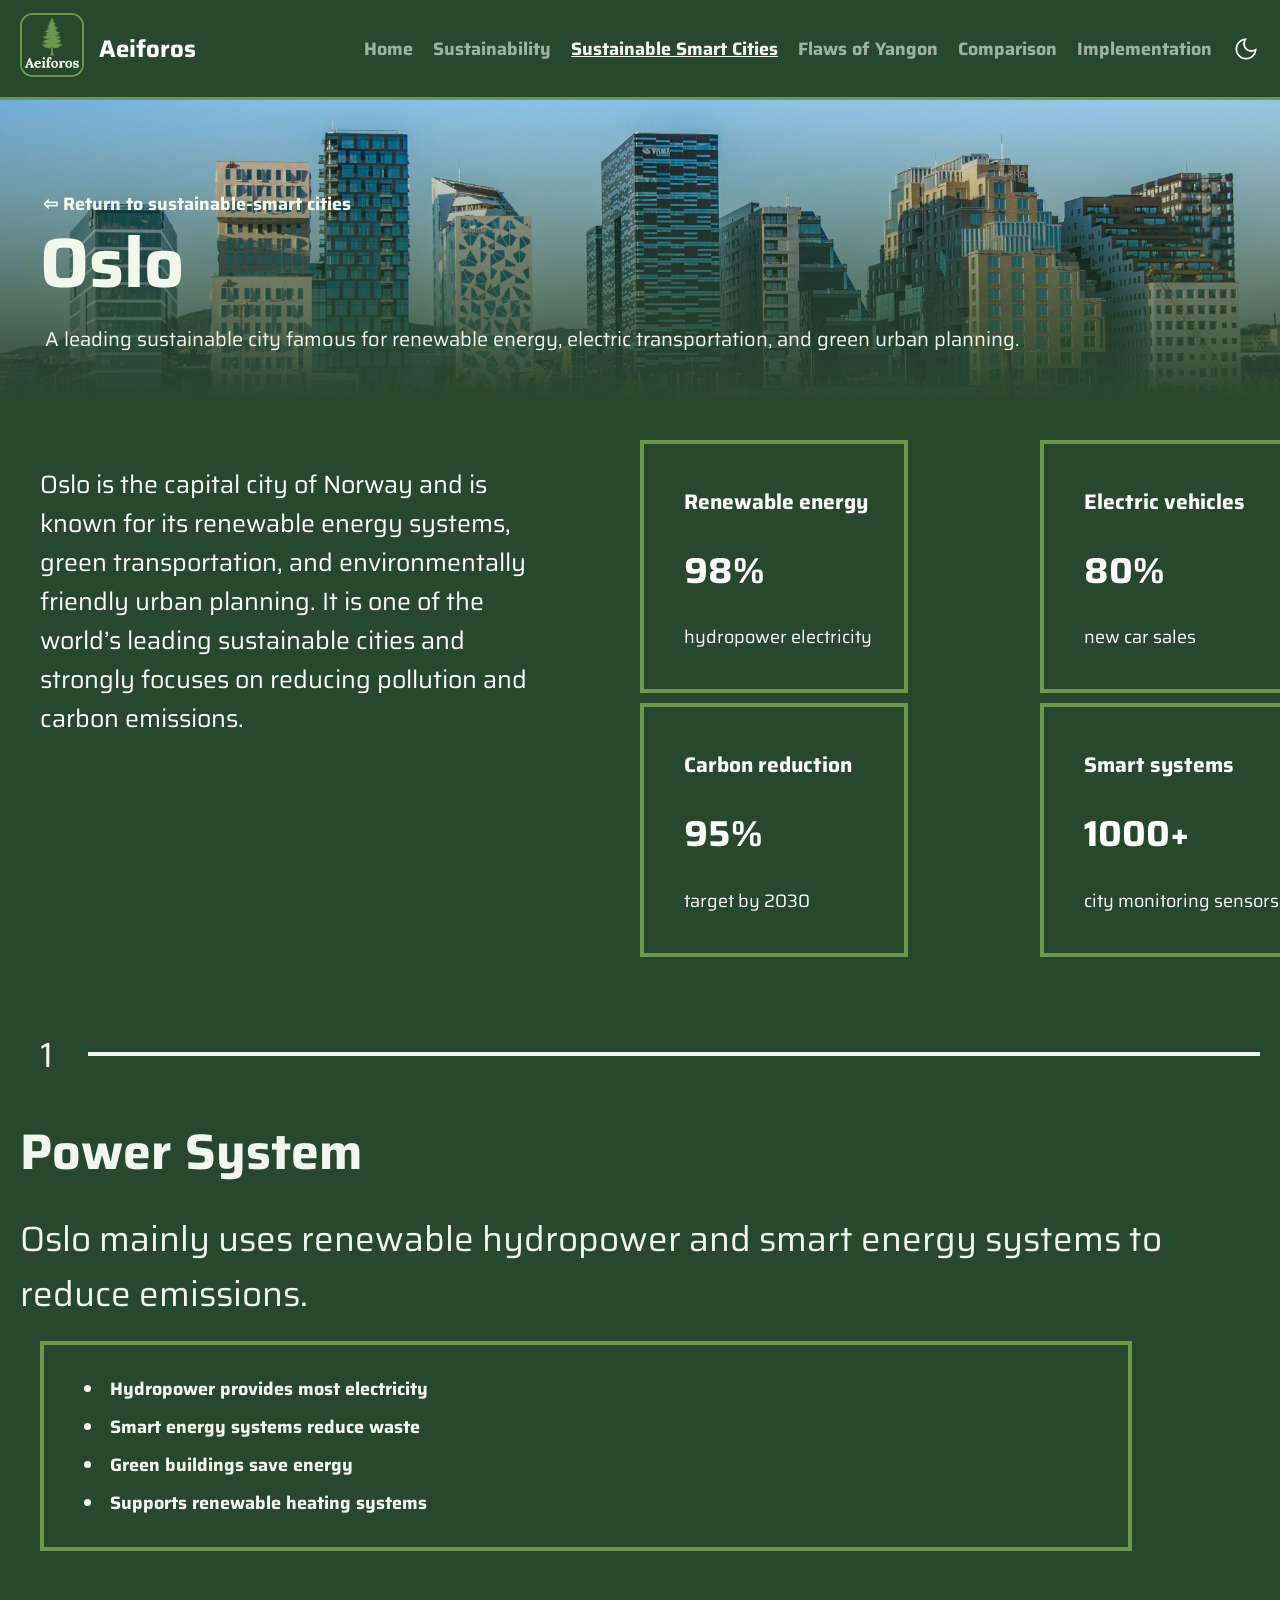
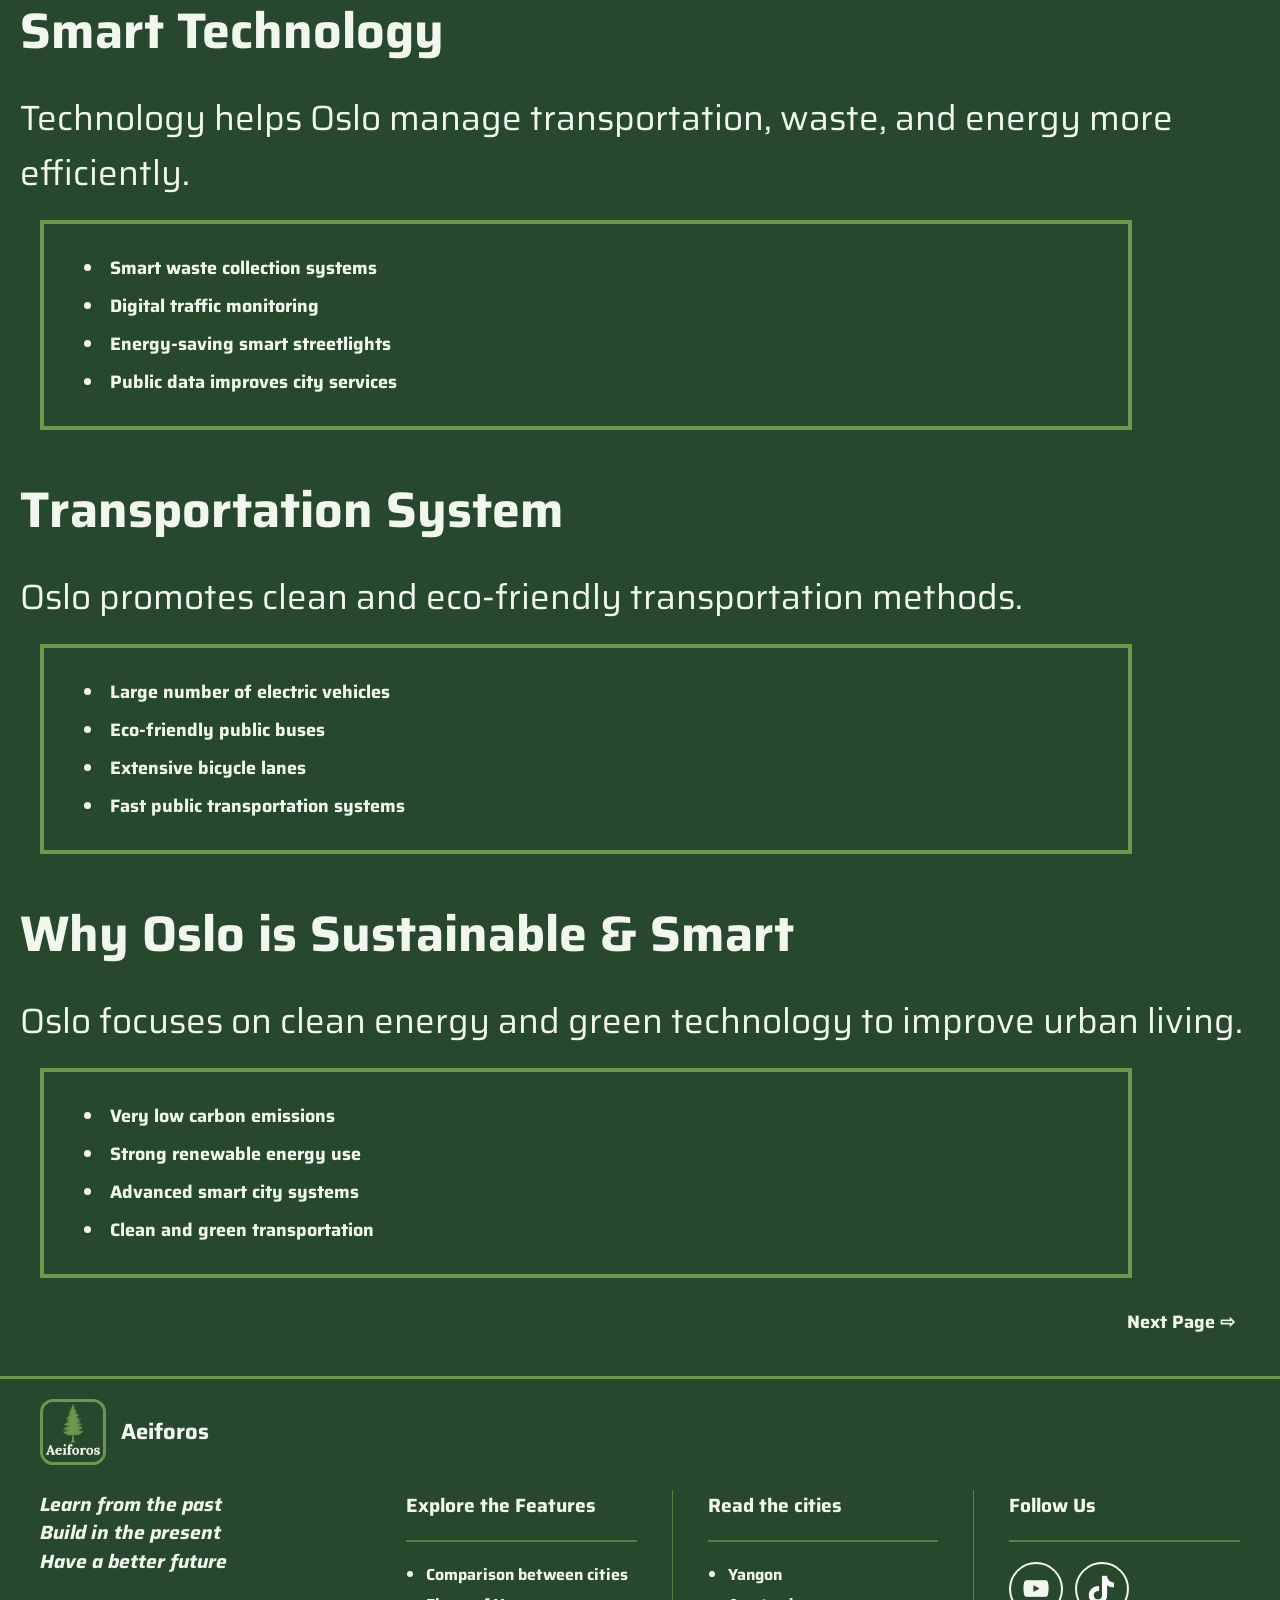
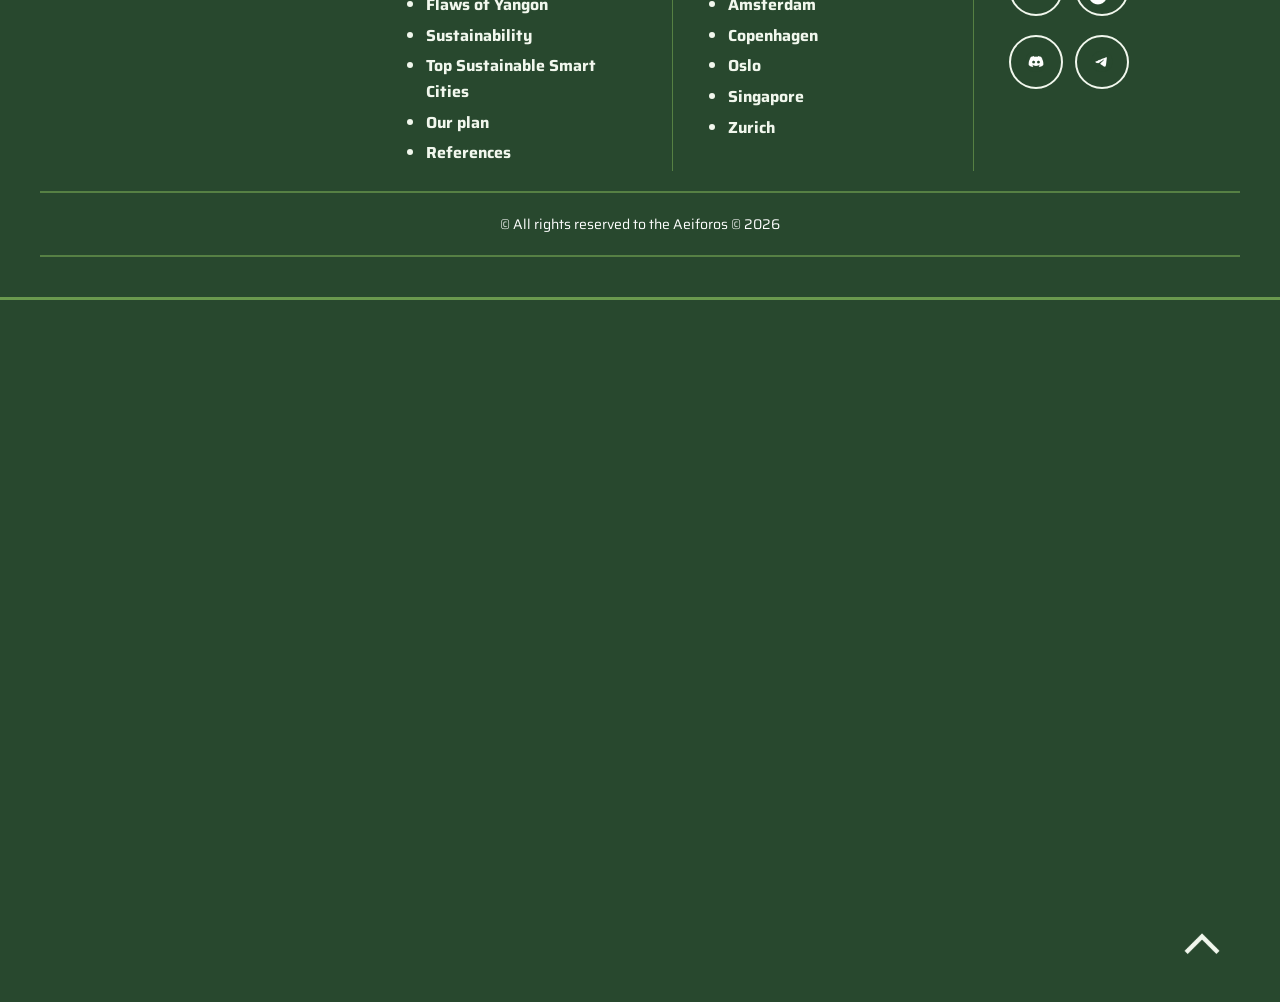
<file: oslo.html>
<!DOCTYPE html>
<html lang="en">
<head>
    <meta charset="UTF-8">
    <meta name="viewport" content="width=device-width, initial-scale=1.0">
    <title>Oslo</title>
</head>
     <link rel="stylesheet" href="sustainable-cities.css">
     <link rel="stylesheet" href="footer.css">
     <link rel="stylesheet" href="navigation.css">
     <link rel="shortcut icon" href="Images/Logo.png" type="image/x-icon">
<body>
<div class="back-to-top-wrapper">
  <a href="#" class="back-to-top-link cities"><img src="Images/Back-to-top.png" alt="" class="back-to-top"></a>
</div>
    <input type="checkbox" name="Dark" id="Dark"> 
<header>
    <nav class="navbar">
        <div class="nav-brand">
            <a href="index.html"><img class="Nav-Logo" src="Images/Logo.png" alt="logo"></a>
            <h1 class="Logo-Name">Aeiforos</h1>
        </div>
        
        <input type="checkbox" id="nav-toggle" class="nav-toggle-checkbox">
        <label for="nav-toggle" class="nav-toggle-label">&#9776;</label>
        
        <ul class="nav">
            <li class="nav-item"><a class="nav-link" href="index.html">Home</a></li>
            <li class="nav-item"><a class="nav-link" href="sustainability.html">Sustainability</a></li>
            <li class="nav-item dropdown">
                <a class="nav-link active" href="sustainable-smart-city.html">Sustainable Smart Cities</a>
                <ul class="dropdown-content">
                    <li><a class="dropdown-link" href="amsterdam.html">Amsterdam</a></li>
                    <li><a class="dropdown-link" href="copenhagen.html">Copenhagen</a></li>
                    <li><a class="dropdown-link" href="singapore.html">Singapore</a></li>
                    <li><a class="dropdown-link" href="Oslo.html">Oslo</a></li>
                    <li><a class="dropdown-link" href="zurich.html">Zurich</a></li>
                </ul>
            </li>
            <li class="nav-item"><a class="nav-link" href="yangon.html">Flaws of Yangon</a></li>
            <li class="nav-item"><a class="nav-link" href="comparison.html">Comparison</a></li>
            <li class="nav-item"><a class="nav-link" href="implementation.html">Implementation</a></li>
            <li class="nav-item">
                <label for="Dark" class="Dark"><img class="Dark-mode" src="Images/Dark-mode.png" alt="Dark Mode Switch"></label>
            </li>
        </ul>
    </nav>
</header>
<div class="main-body">
    <div class="main-title title-oslo">
        <a class="return-link" href="sustainable-smart-city.html">⇦ Return to sustainable-smart cities</a>
        <h1 class="title">Oslo</h1>
        <p class="small-desc">A leading sustainable city famous for renewable energy, electric transportation, and green urban planning.</p>
    </div>
<div class="container-fluid">
    <div id="top"></div>
    <div class="container">
    <div class="left-text">
        <p>Oslo is the capital city of Norway and is known for its renewable energy systems, green transportation, and environmentally friendly urban planning. It is one of the world’s leading sustainable cities and strongly focuses on reducing pollution and carbon emissions.</p>
    </div>
    <div class="right-card">
        <div class="card-small">
            <h3>Renewable energy</h3>
            <h1>98%</h1>
            <p>hydropower electricity</p>
        </div>
        <div class="card-small">
            <h3>Electric vehicles</h3>
            <h1>80%</h1>
            <p>new car sales</p>
        </div>
        <div class="card-small">
            <h3>Carbon reduction</h3>
            <h1>95%</h1>
            <p>target by 2030</p>
        </div>
        <div class="card-small">
            <h3>Smart systems</h3>
            <h1>1000+</h1>
            <p>city monitoring sensors</p>
        </div>
    </div>
</div>
</div>
<div class="container-cards">
<div class="line"><h2>1</h2><hr class="card-line"></div>
<h1>Power System</h1>
<h2>Oslo mainly uses renewable hydropower and smart energy systems to reduce emissions.</h2>
<div class="card">
    <li>Hydropower provides most electricity</li>
    <li>Smart energy systems reduce waste</li>
    <li>Green buildings save energy</li>
    <li>Supports renewable heating systems</li>
</div>
<div class="line"></div>
<h1>Smart Technology</h1>
<h2>Technology helps Oslo manage transportation, waste, and energy more efficiently.</h2>
<div class="card">
    <li>Smart waste collection systems</li>
    <li>Digital traffic monitoring</li>
    <li>Energy-saving smart streetlights</li>
    <li>Public data improves city services</li>
</div>
<div class="line"></div>
<h1>Transportation System</h1>
<h2>Oslo promotes clean and eco-friendly transportation methods.</h2>
<div class="card">
    <li>Large number of electric vehicles</li>
    <li>Eco-friendly public buses</li>
    <li>Extensive bicycle lanes</li>
    <li>Fast public transportation systems</li>
</div>
<div class="line"></div>
<h1>Why Oslo is Sustainable & Smart</h1>
<h2>Oslo focuses on clean energy and green technology to improve urban living.</h2>
<div class="card">
    <li>Very low carbon emissions</li>
    <li>Strong renewable energy use</li>
    <li>Advanced smart city systems</li>
    <li>Clean and green transportation</li>
</div>
</div>
<a href="#" class="next-page">Next Page ⇨</a>
    <footer class="footer">
        <div class="footer-container">
            <div class="footer-col-logo">
                <img class="footer-logo" src="Images/Logo.png" alt="footer-logo">
                <span class="footer-logo-name">Aeiforos</span>
            </div>
            <div class="footer-col-main">
                <div class="footer-col-slogan">
                    <h3>Learn from the past <br>Build in the present <br>Have a better future</h3>
                </div>
                <div class="footer-links">
                    <h4>Explore the Features</h4>
                    <hr class="horizontal-hr">
                    <ul>
                        <li><strong><a href="comparison.html">Comparison between cities</a></strong></li>
                        <li><strong><a href="yangon.html">Flaws of Yangon</a></strong></li>
                        <li><strong><a href="sustainability.html">Sustainability</a></strong></li>
                        <li><strong><a href="sustainability.html">Top Sustainable Smart Cities</a></strong></li>
                        <li><strong><a href="implementation.html">Our plan</a></strong></li>
                        <li><strong><a href="references.html">References</a></strong></li>
                    </ul>
                </div> 
                <hr class="vertical-hr">
                <div class="footer-links">
                    <h4>Read the cities</h4>
                    <hr class="horizontal-hr">
                    <ul>
                        <li><strong><a href="yangon.html">Yangon</a></strong></li>
                        <li><strong><a href="amsterdam.html">Amsterdam</a></strong></li>
                        <li><strong><a href="copenhagen.html">Copenhagen</a></strong></li>
                        <li><strong><a href="oslo.html">Oslo</a></strong></li>
                        <li><strong><a href="singapore.html">Singapore</a></strong></li>
                        <li><strong><a href="zurich.html">Zurich</a></strong></li>
                    </ul>
                </div> 
                <hr class="vertical-hr">
                <div class="footer-social-section">
                    <h4 class="footer-social-title">Follow Us</h4>
                    <hr class="horizontal-hr">
                    <div class="footer-media">
                        <a class="footer-media-link" href="https://www.youtube.com/@Team-S.T.E.A.M-Official"><img class="footer-media-img youtube" src="Images/Youtube.png" alt="YouTube"></a>
                        <a href="https://www.tiktok.com/@ra1gi3z_?is_from_webapp=1&sender_device=pc" class="footer-media-link"><img class="footer-media-img tiktok" src="Images/Tiktok.png" alt="TikTok"></a>
                    </div>
                    <div class="footer-media-2">
                        <a href="https://discord.gg/gYx7bDJs" class="footer-media-link"><img class="footer-media-img discord" src="Images/Discord.png" alt="Discord"></a>
                        <a href="https://t.me/+VnsX9u5mdBBhNjA1" class="footer-media-link"><img class="footer-media-img telegram" src="Images/Telegram.png" alt="Telegram"></a>
                    </div>
                </div>
            </div>
            <hr class="horizontal-hr">
            <p class="footer-credits" style="color: white;">
                &copy; All rights reserved to the Aeiforos &copy; 2026
            </p>
            <hr class="horizontal-hr">
        </div>
    </footer>
</div>
</body>
</html>
</file>
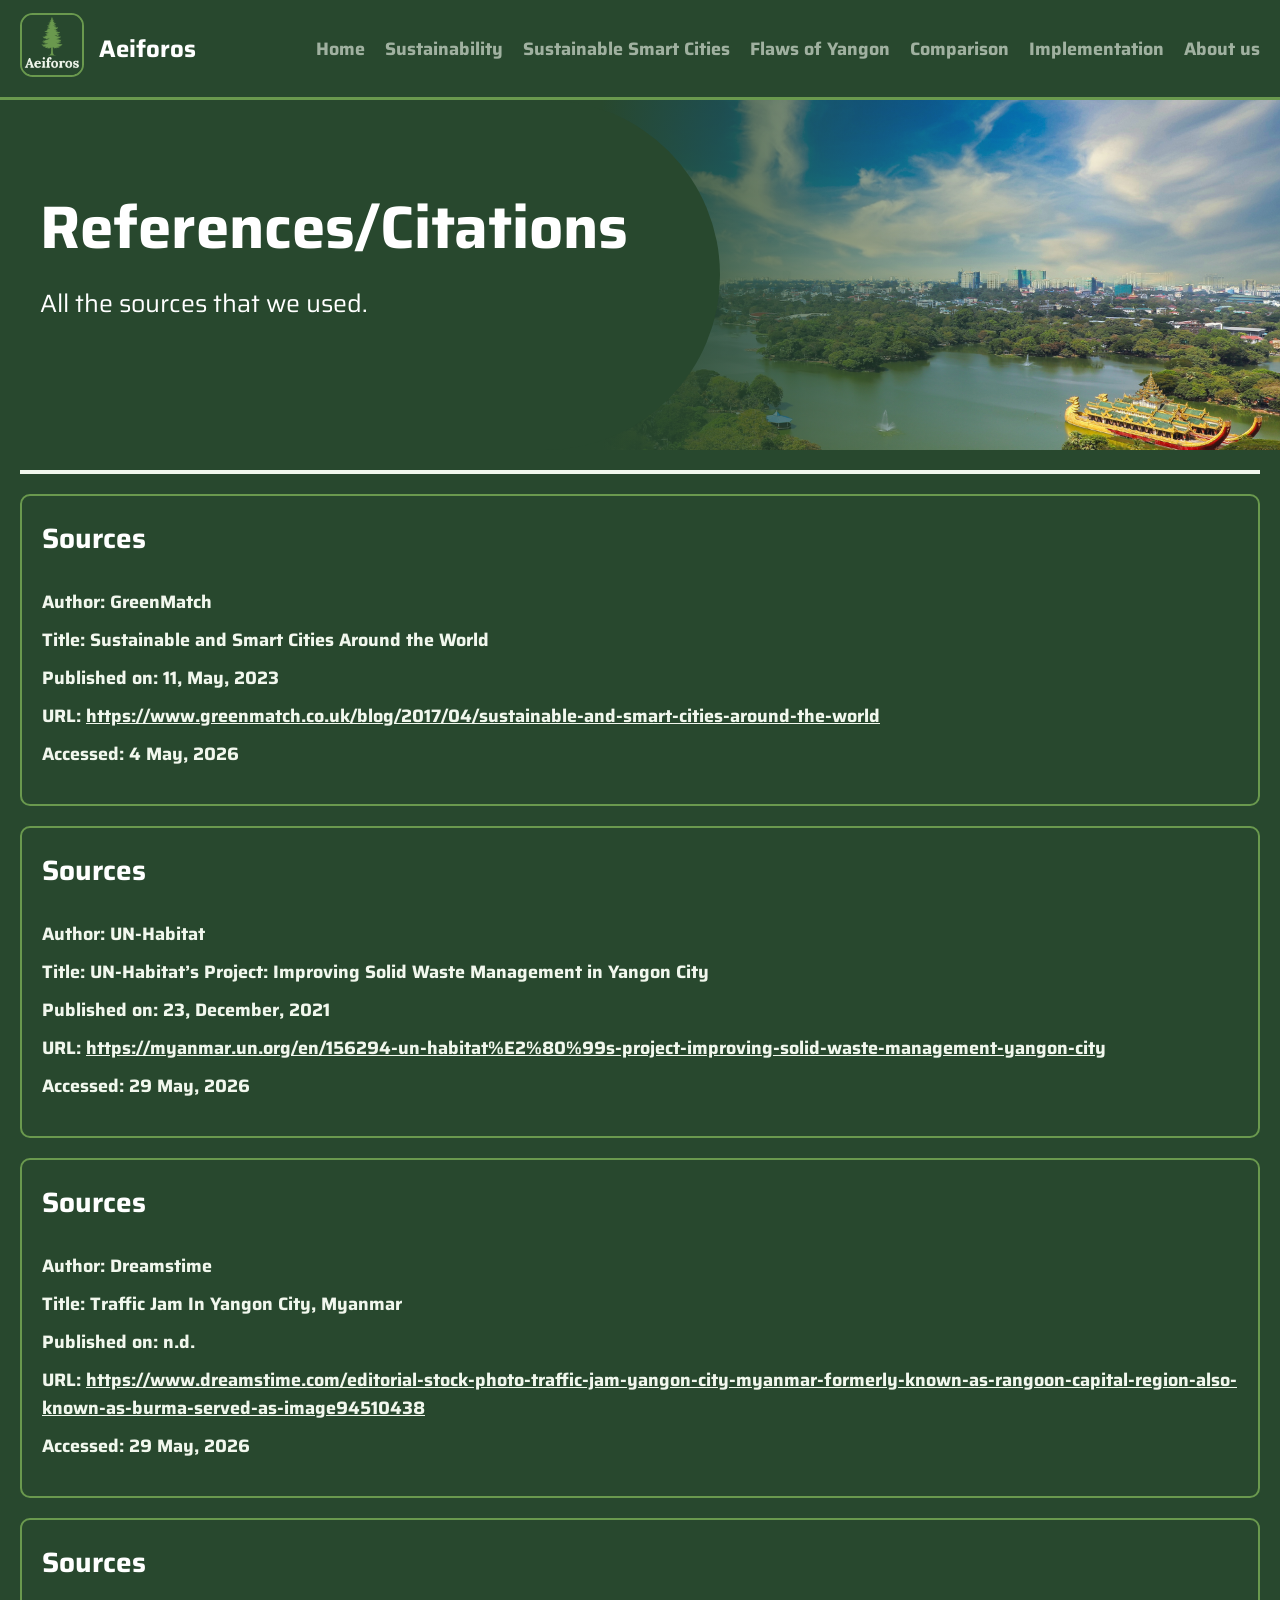
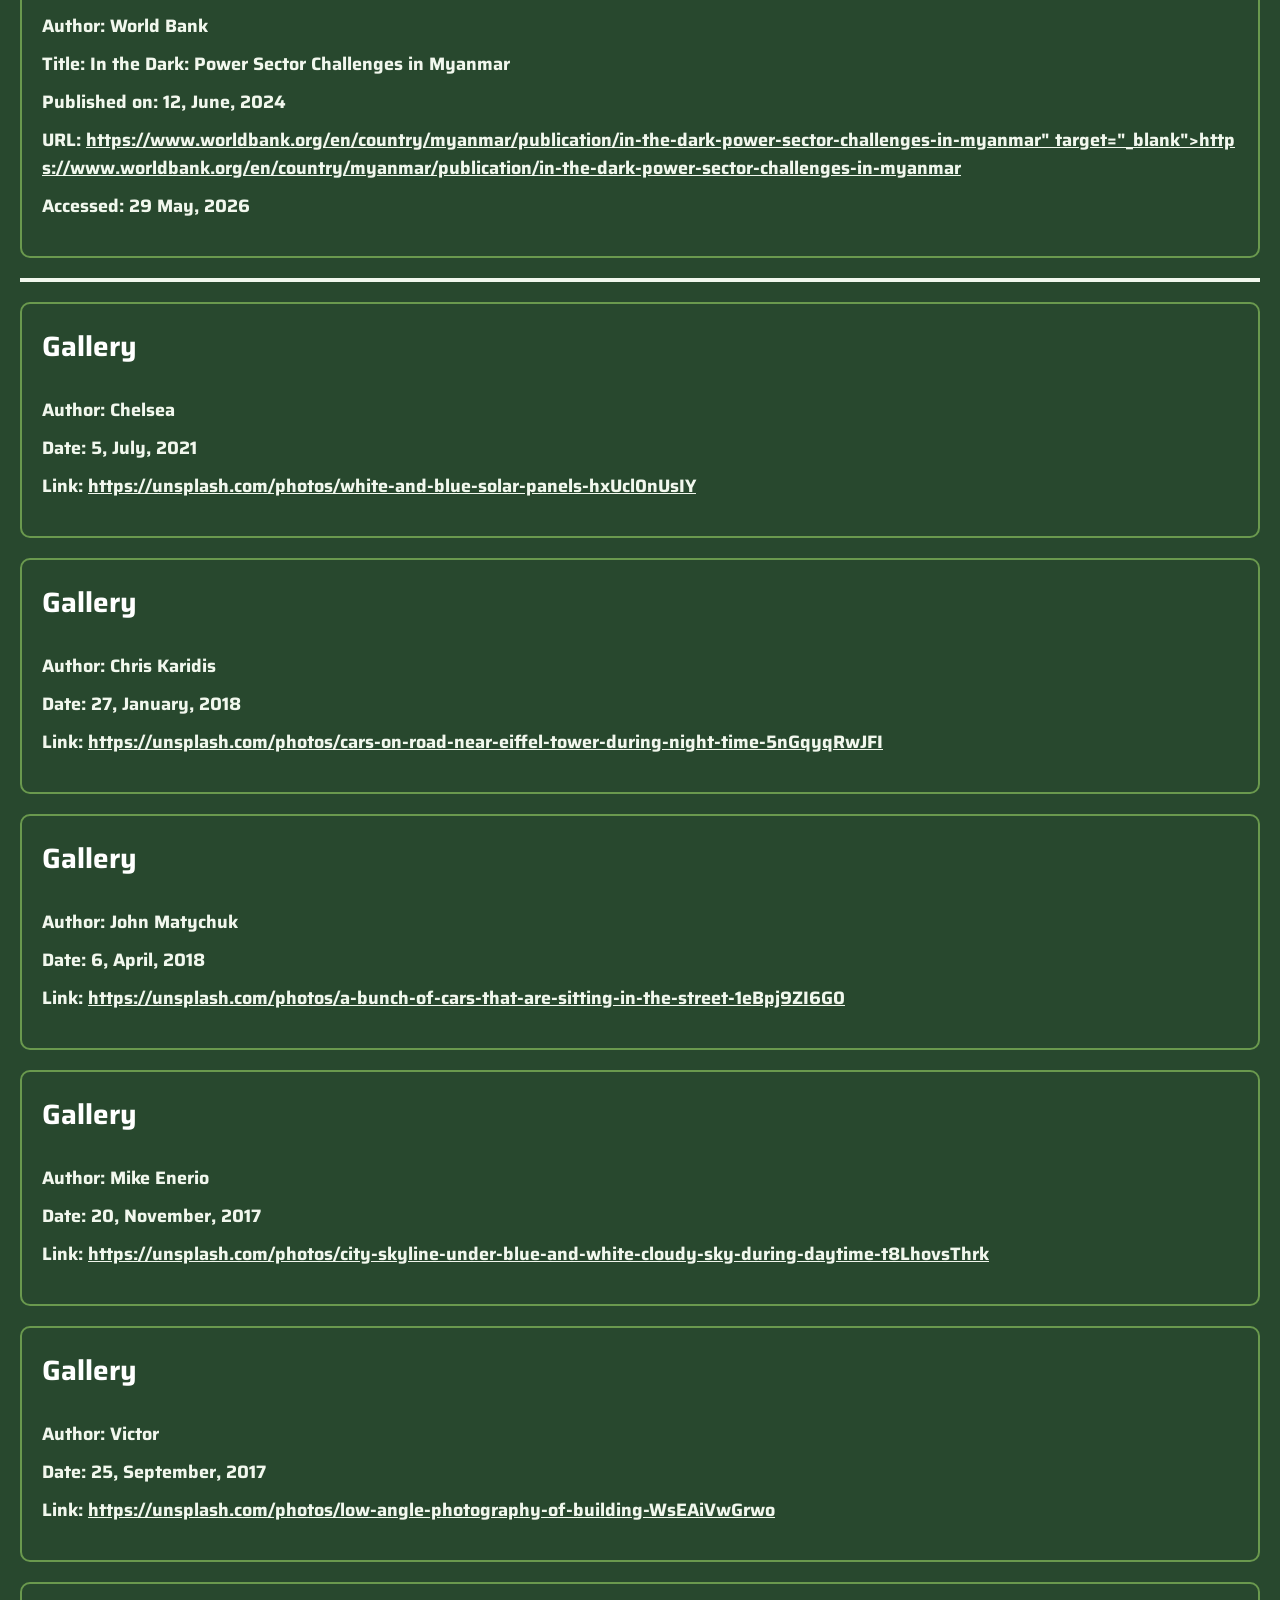
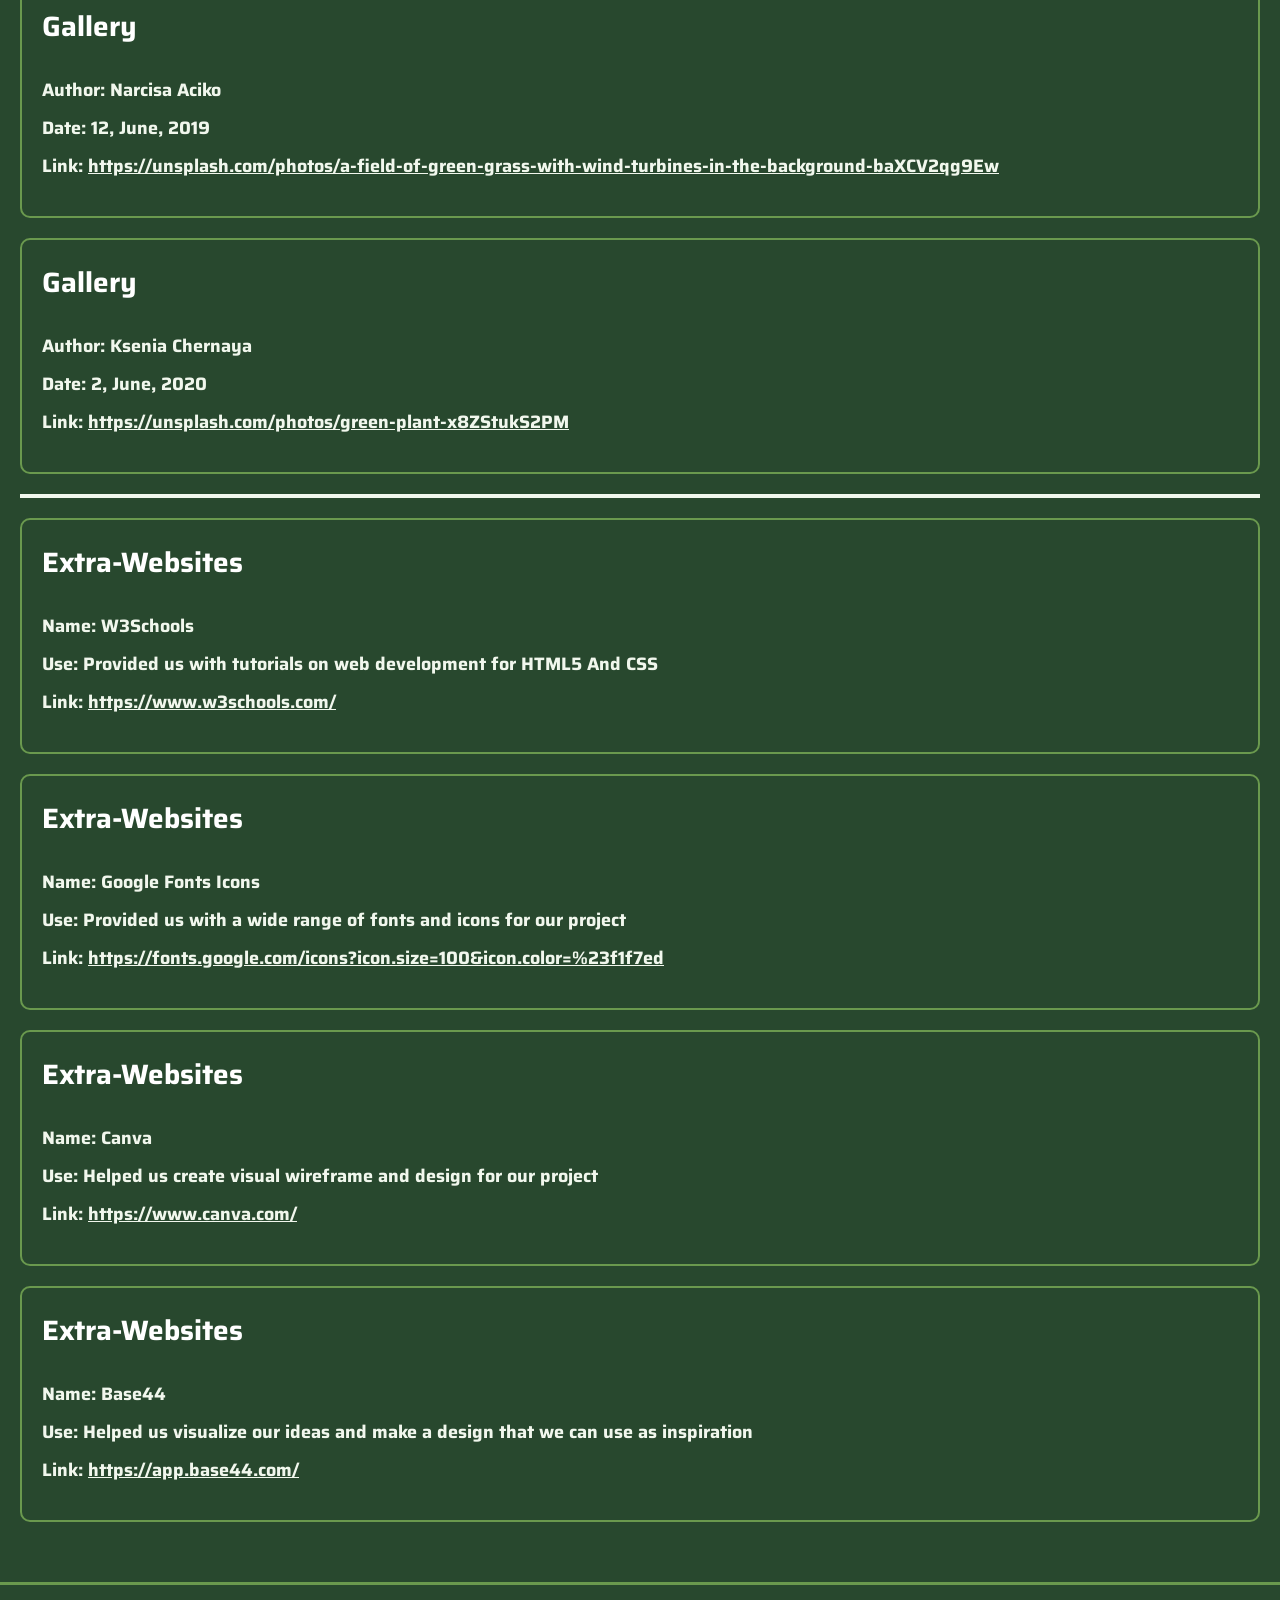
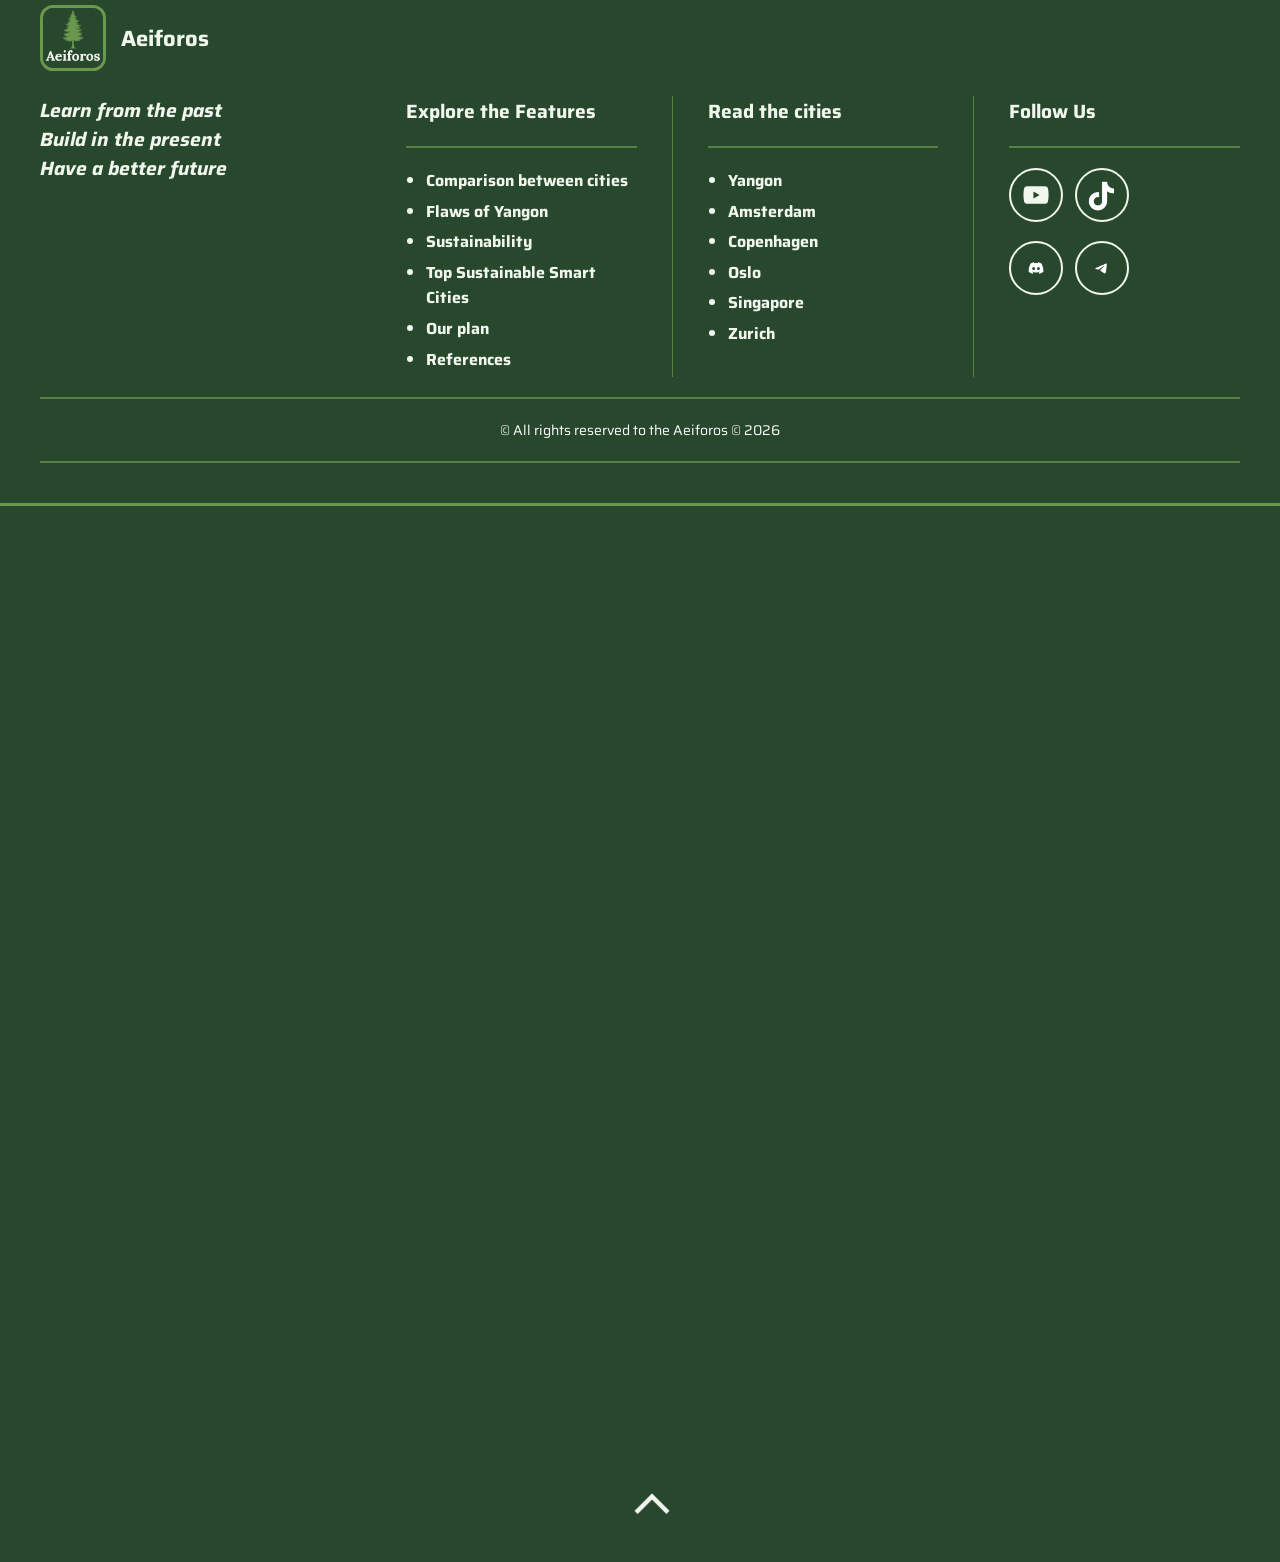
<file: references.html>
<!DOCTYPE html>
<html lang="en">
<head>
    <meta charset="UTF-8">
    <meta name="viewport" content="width=device-width, initial-scale=1.0">
    <title>Gallery</title>
</head>
<link rel="stylesheet" href="references.css">
<link rel="stylesheet" href="footer.css">
<link rel="stylesheet" href="navigation.css">
<link rel="shortcut icon" href="Images/Logo.png" type="image/x-icon">
<body>
    <input type="checkbox" name="Dark" id="Dark"> 
    <div class="back-to-top-wrapper">
        <a href="#" class="back-to-top-link"><img src="Images/Back-to-top.png" alt="Back to top" class="back-to-top"></a>
    </div>
<header>
    <nav class="navbar">
        <div class="nav-brand">
            <a href="index.html"><img class="Nav-Logo" src="Images/Logo.png" alt="logo"></a>
            <h1 class="Logo-Name">Aeiforos</h1>
        </div>
        
        <input type="checkbox" id="nav-toggle" class="nav-toggle-checkbox">
        <label for="nav-toggle" class="nav-toggle-label">&#9776;</label>
        
        <ul class="nav">
            <li class="nav-item"><a class="nav-link" href="index.html">Home</a></li>
            <li class="nav-item"><a class="nav-link" href="sustainability.html">Sustainability</a></li>
            <li class="nav-item dropdown">
                <a class="nav-link" href="sustainable-smart-city.html">Sustainable Smart Cities</a>
                <ul class="dropdown-content">
                    <li><a class="dropdown-link" href="amsterdam.html">Amsterdam</a></li>
                    <li><a class="dropdown-link" href="copenhagen.html">Copenhagen</a></li>
                    <li><a class="dropdown-link" href="singapore.html">Singapore</a></li>
                    <li><a class="dropdown-link" href="Oslo.html">Oslo</a></li>
                    <li><a class="dropdown-link" href="zurich.html">Zurich</a></li>
                </ul>
            </li>
            <li class="nav-item"><a class="nav-link" href="yangon.html">Flaws of Yangon</a></li>
            <li class="nav-item"><a class="nav-link" href="comparison.html">Comparison</a></li>
            <li class="nav-item"><a class="nav-link" href="implementation.html">Implementation</a></li>
            <li class="nav-item"><a class="nav-link" href="about-us.html">About us</a></li>
        </ul>
    </nav>
</header>
<div class="container-fluid">
    <div class="main-body">
        <div class="top-section">
            <div class="text-box">
                <h1>References/Citations</h1>
                <p>All the sources that we used.</p>
            </div>
        </div>
<div class="line"><hr class="card-line"></div>
    <div class="ref-box">
        <h3>Sources</h3>
        <ul class="ref-list">
            <li class="ref-item">Author: GreenMatch</li>
            <li class="ref-item">Title: Sustainable and Smart Cities Around the World</li>
            <li class="ref-item">Published on: 11, May, 2023</li>
            <li class="ref-item">URL: <a href="https://www.greenmatch.co.uk/blog/2017/04/sustainable-and-smart-cities-around-the-world" target="_blank">https://www.greenmatch.co.uk/blog/2017/04/sustainable-and-smart-cities-around-the-world</a></li>
            <li class="ref-item">Accessed: 4 May, 2026</li>
        </ul>
    </div>
    <div class="ref-box">
        <h3>Sources</h3>
        <ul class="ref-list">
            <li class="ref-item">Author: UN-Habitat</li>
            <li class="ref-item">Title: UN-Habitat’s Project: Improving Solid Waste Management in Yangon City</li>
            <li class="ref-item">Published on: 23, December, 2021</li>
            <li class="ref-item">URL: <a href="https://myanmar.un.org/en/156294-un-habitat%E2%80%99s-project-improving-solid-waste-management-yangon-city" target="_blank">https://myanmar.un.org/en/156294-un-habitat%E2%80%99s-project-improving-solid-waste-management-yangon-city</a></li>
            <li class="ref-item">Accessed: 29 May, 2026</li>
        </ul>
    </div>
    <div class="ref-box">
        <h3>Sources</h3>
        <ul class="ref-list">
            <li class="ref-item">Author: Dreamstime</li>
            <li class="ref-item">Title: Traffic Jam In Yangon City, Myanmar</li>
            <li class="ref-item">Published on: n.d.</li>
            <li class="ref-item">URL: <a href="https://www.dreamstime.com/editorial-stock-photo-traffic-jam-yangon-city-myanmar-formerly-known-as-rangoon-capital-region-also-known-as-burma-served-as-image94510438" target="_blank">https://www.dreamstime.com/editorial-stock-photo-traffic-jam-yangon-city-myanmar-formerly-known-as-rangoon-capital-region-also-known-as-burma-served-as-image94510438</a></li>
            <li class="ref-item">Accessed: 29 May, 2026</li>
        </ul>
    </div>
    <div class="ref-box">
        <h3>Sources</h3>
        <ul class="ref-list">
            <li class="ref-item">Author: World Bank</li>
            <li class="ref-item">Title: In the Dark: Power Sector Challenges in Myanmar</li>
            <li class="ref-item">Published on: 12, June, 2024</li>
            <li class="ref-item">URL: <a href="https://www.worldbank.org/en/country/myanmar/publication/in-the-dark-power-sector-challenges-in-myanmar" target="_blank">https://www.worldbank.org/en/country/myanmar/publication/in-the-dark-power-sector-challenges-in-myanmar" target="_blank">https://www.worldbank.org/en/country/myanmar/publication/in-the-dark-power-sector-challenges-in-myanmar</a></li>
            <li class="ref-item">Accessed: 29 May, 2026</li>
        </ul>
    </div>
    <div class="line"><hr class="card-line"></div>
    <div class="ref-box">
        <h3>Gallery</h3>
        <ul class="ref-list">
            <li class="ref-item">Author: Chelsea</li>
            <li class="ref-item">Date: 5, July, 2021</li>
            <li class="ref-item">Link: <a href="https://unsplash.com/photos/white-and-blue-solar-panels-hxUcl0nUsIY" target="_blank">https://unsplash.com/photos/white-and-blue-solar-panels-hxUcl0nUsIY</a></li>
        </ul>
    </div>
    <div class="ref-box">
        <h3>Gallery</h3>
        <ul class="ref-list">
            <li class="ref-item">Author: Chris Karidis</li>
            <li class="ref-item">Date: 27, January, 2018</li>
            <li class="ref-item">Link: <a href="https://unsplash.com/photos/cars-on-road-near-eiffel-tower-during-night-time-5nGqyqRwJFI" target="_blank">https://unsplash.com/photos/cars-on-road-near-eiffel-tower-during-night-time-5nGqyqRwJFI</a></li>
        </ul>
    </div>
    <div class="ref-box">
        <h3>Gallery</h3>
        <ul class="ref-list">
            <li class="ref-item">Author: John Matychuk</li>
            <li class="ref-item">Date: 6, April, 2018</li>
            <li class="ref-item">Link: <a href="https://unsplash.com/photos/a-bunch-of-cars-that-are-sitting-in-the-street-1eBpj9ZI6G0" target="_blank">https://unsplash.com/photos/a-bunch-of-cars-that-are-sitting-in-the-street-1eBpj9ZI6G0</a></li>
        </ul>
    </div>
    <div class="ref-box">
        <h3>Gallery</h3>
        <ul class="ref-list">
            <li class="ref-item">Author: Mike Enerio</li>
            <li class="ref-item">Date: 20, November, 2017</li>
            <li class="ref-item">Link: <a href="https://unsplash.com/photos/city-skyline-under-blue-and-white-cloudy-sky-during-daytime-t8LhovsThrk" target="_blank">https://unsplash.com/photos/city-skyline-under-blue-and-white-cloudy-sky-during-daytime-t8LhovsThrk</a></li>
        </ul>
    </div>
    <div class="ref-box">
        <h3>Gallery</h3>
        <ul class="ref-list">
            <li class="ref-item">Author: Victor</li>
            <li class="ref-item">Date: 25, September, 2017</li>
            <li class="ref-item">Link: <a href="https://unsplash.com/photos/low-angle-photography-of-building-WsEAiVwGrwo" target="_blank">https://unsplash.com/photos/low-angle-photography-of-building-WsEAiVwGrwo</a></li>
        </ul>
    </div>
    <div class="ref-box">
        <h3>Gallery</h3>
        <ul class="ref-list">
            <li class="ref-item">Author: Narcisa Aciko</li>
            <li class="ref-item">Date: 12, June, 2019</li>
            <li class="ref-item">Link: <a href="https://unsplash.com/photos/a-field-of-green-grass-with-wind-turbines-in-the-background-baXCV2qg9Ew" target="_blank">https://unsplash.com/photos/a-field-of-green-grass-with-wind-turbines-in-the-background-baXCV2qg9Ew</a></li>
        </ul>
    </div>
    <div class="ref-box">
        <h3>Gallery</h3>
        <ul class="ref-list">
            <li class="ref-item">Author: Ksenia Chernaya</li>
            <li class="ref-item">Date: 2, June, 2020</li>
            <li class="ref-item">Link: <a href="https://unsplash.com/photos/green-plant-x8ZStukS2PM" target="_blank">https://unsplash.com/photos/green-plant-x8ZStukS2PM</a></li>
        </ul>
    </div>
    <div class="line"><hr class="card-line"></div>
    <div class="ref-box">
        <h3>Extra-Websites</h3>
        <ul class="ref-list">
            <li class="ref-item">Name: W3Schools</li>
            <li class="ref-item">Use: Provided us with tutorials on web development for HTML5 And CSS</li>
            <li class="ref-item">Link: <a href="https://www.w3schools.com/" target="_blank">https://www.w3schools.com/</a></li>
        </ul>
    </div>
    <div class="ref-box">
        <h3>Extra-Websites</h3>
        <ul class="ref-list">
            <li class="ref-item">Name: Google Fonts Icons</li>
            <li class="ref-item">Use: Provided us with a wide range of fonts and icons for our project</li>
            <li class="ref-item">Link: <a href="https://fonts.google.com/icons?icon.size=100&icon.color=%23f1f7ed" target="_blank">https://fonts.google.com/icons?icon.size=100&icon.color=%23f1f7ed</a></li>
        </ul>
    </div>
    <div class="ref-box">
        <h3>Extra-Websites</h3>
        <ul class="ref-list">
            <li class="ref-item">Name: Canva</li>
            <li class="ref-item">Use: Helped us create visual wireframe and design for our project</li>
            <li class="ref-item">Link: <a href="https://www.canva.com/" target="_blank">https://www.canva.com/</a></li>
        </ul>
    </div>
    <div class="ref-box">
        <h3>Extra-Websites</h3>
        <ul class="ref-list">
            <li class="ref-item">Name: Base44</li>
            <li class="ref-item">Use: Helped us visualize our ideas and make a design that we can use as inspiration</li>
            <li class="ref-item">Link: <a href="https://app.base44.com/" target="_blank">https://app.base44.com/</a></li>
        </ul>
    </div>
    </div>
</div>
       <footer class="footer">
        <div class="footer-container">
            <div class="footer-col-logo">
                <img class="footer-logo" src="Images/Logo.png" alt="footer-logo">
                <span class="footer-logo-name">Aeiforos</span>
            </div>
            <div class="footer-col-main">
                <div class="footer-col-slogan">
                    <h3>Learn from the past <br>Build in the present <br>Have a better future</h3>
                </div>
                <div class="footer-links">
                    <h4>Explore the Features</h4>
                    <hr class="horizontal-hr">
                    <ul>
                        <li><strong><a href="comparison.html">Comparison between cities</a></strong></li>
                        <li><strong><a href="yangon.html">Flaws of Yangon</a></strong></li>
                        <li><strong><a href="sustainability.html">Sustainability</a></strong></li>
                        <li><strong><a href="sustainability.html">Top Sustainable Smart Cities</a></strong></li>
                        <li><strong><a href="implementation.html">Our plan</a></strong></li>
                        <li><strong><a href="references.html">References</a></strong></li>
                    </ul>
                </div> 
                <hr class="vertical-hr">
                <div class="footer-links">
                    <h4>Read the cities</h4>
                    <hr class="horizontal-hr">
                    <ul>
                        <li><strong><a href="yangon.html">Yangon</a></strong></li>
                        <li><strong><a href="amsterdam.html">Amsterdam</a></strong></li>
                        <li><strong><a href="copenhagen.html">Copenhagen</a></strong></li>
                        <li><strong><a href="oslo.html">Oslo</a></strong></li>
                        <li><strong><a href="singapore.html">Singapore</a></strong></li>
                        <li><strong><a href="zurich.html">Zurich</a></strong></li>
                    </ul>
                </div> 
                <hr class="vertical-hr">
                <div class="footer-social-section">
                    <h4 class="footer-social-title">Follow Us</h4>
                    <hr class="horizontal-hr">
                    <div class="footer-media">
                        <a class="footer-media-link" href="https://www.youtube.com/@Team-S.T.E.A.M-Official"><img class="footer-media-img youtube" src="Images/Youtube.png" alt="YouTube"></a>
                        <a href="https://www.tiktok.com/@ra1gi3z_?is_from_webapp=1&sender_device=pc" class="footer-media-link"><img class="footer-media-img tiktok" src="Images/Tiktok.png" alt="TikTok"></a>
                    </div>
                    <div class="footer-media-2">
                        <a href="https://discord.gg/gYx7bDJs" class="footer-media-link"><img class="footer-media-img discord" src="Images/Discord.png" alt="Discord"></a>
                        <a href="https://t.me/+VnsX9u5mdBBhNjA1" class="footer-media-link"><img class="footer-media-img telegram" src="Images/Telegram.png" alt="Telegram"></a>
                    </div>
                </div>
            </div>
            <hr class="horizontal-hr">
            <p class="footer-credits" style="color: white;">
                &copy; All rights reserved to the Aeiforos &copy; 2026
            </p>
            <hr class="horizontal-hr">
        </div>
    </footer>
</body>
</html>
</file>
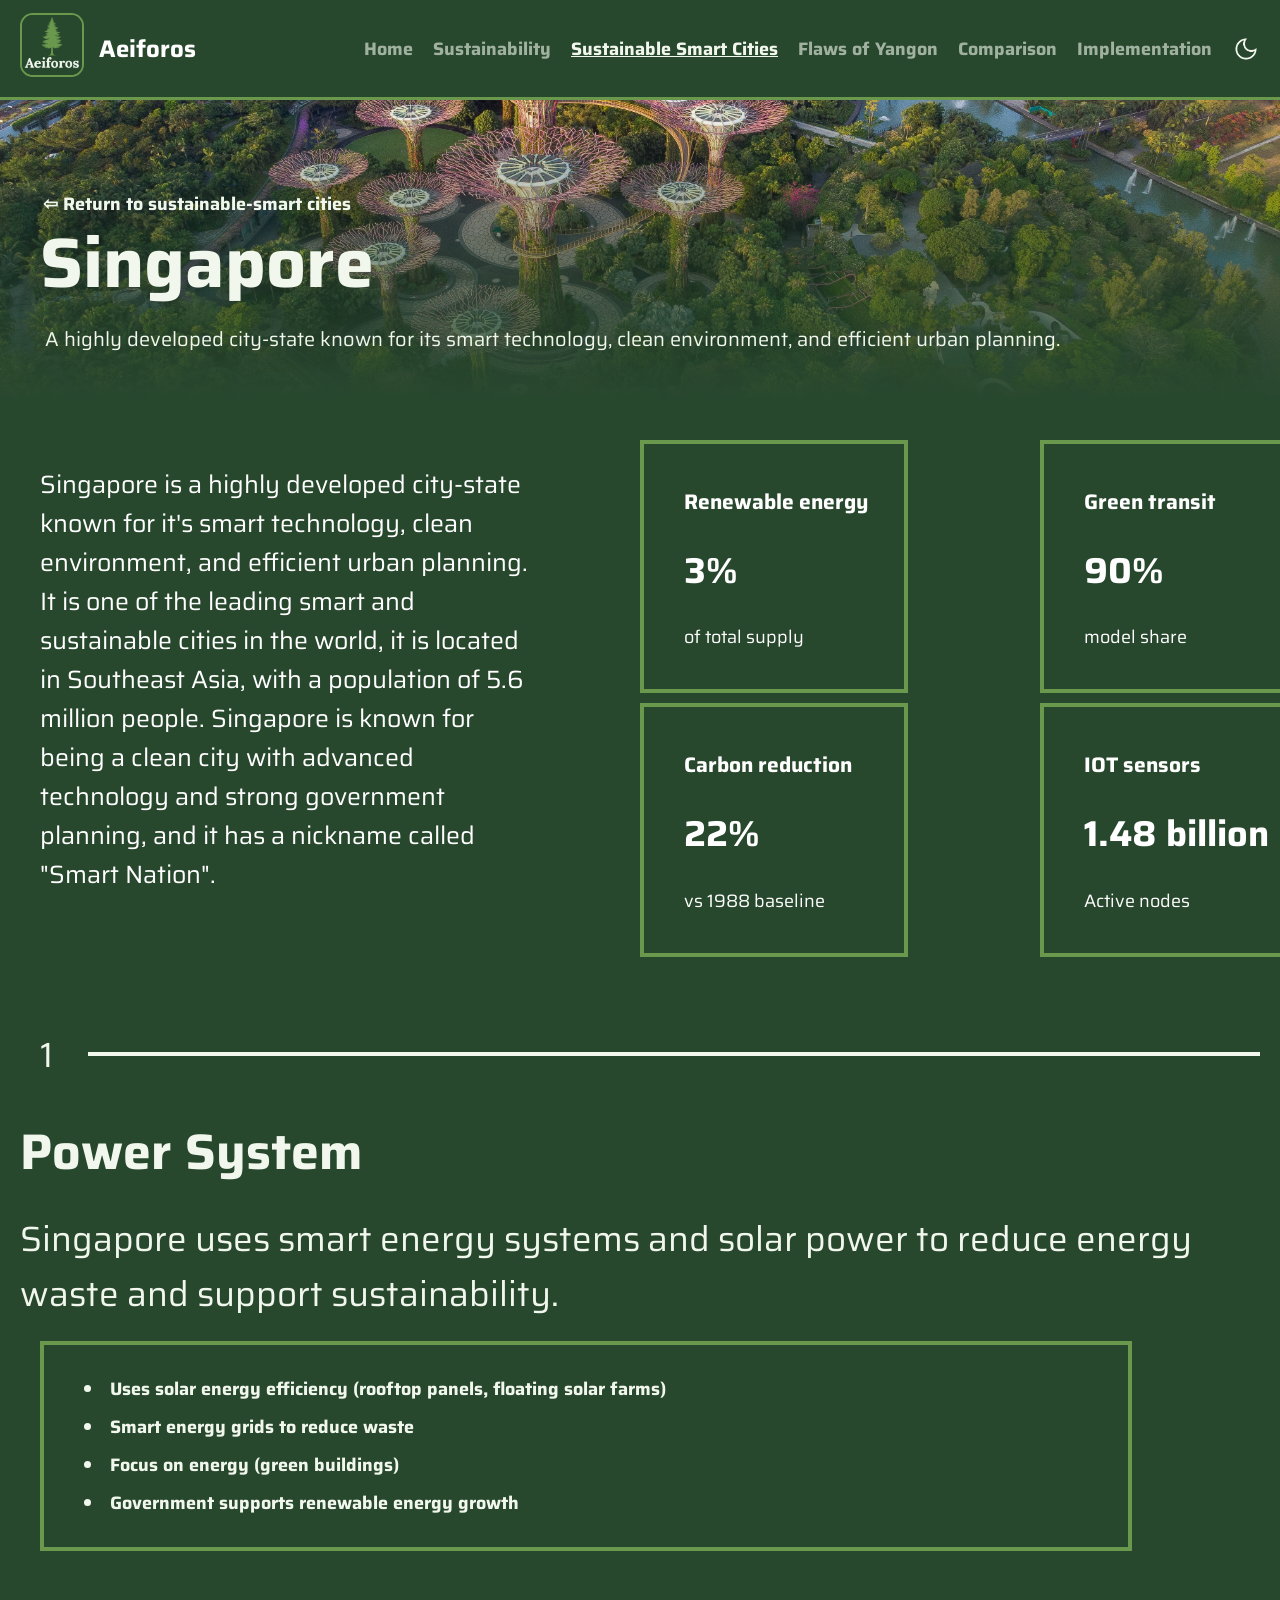
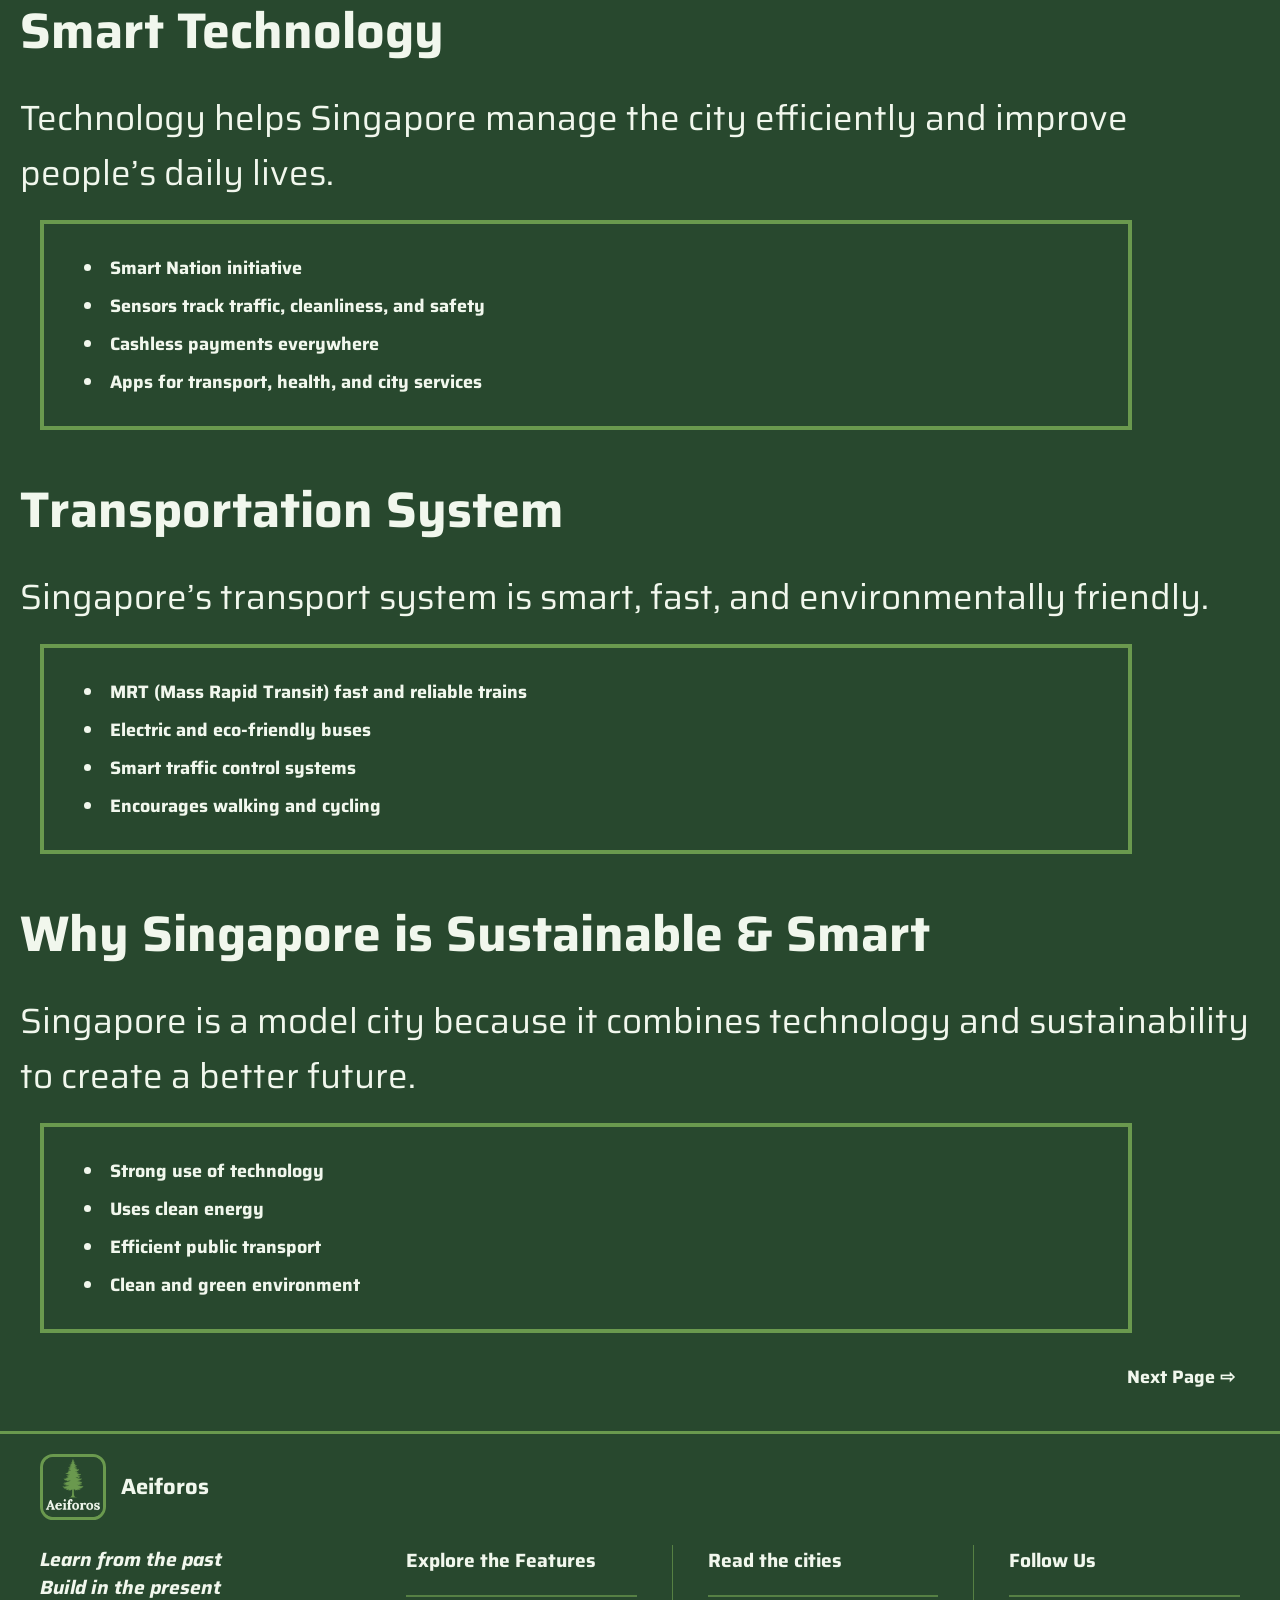
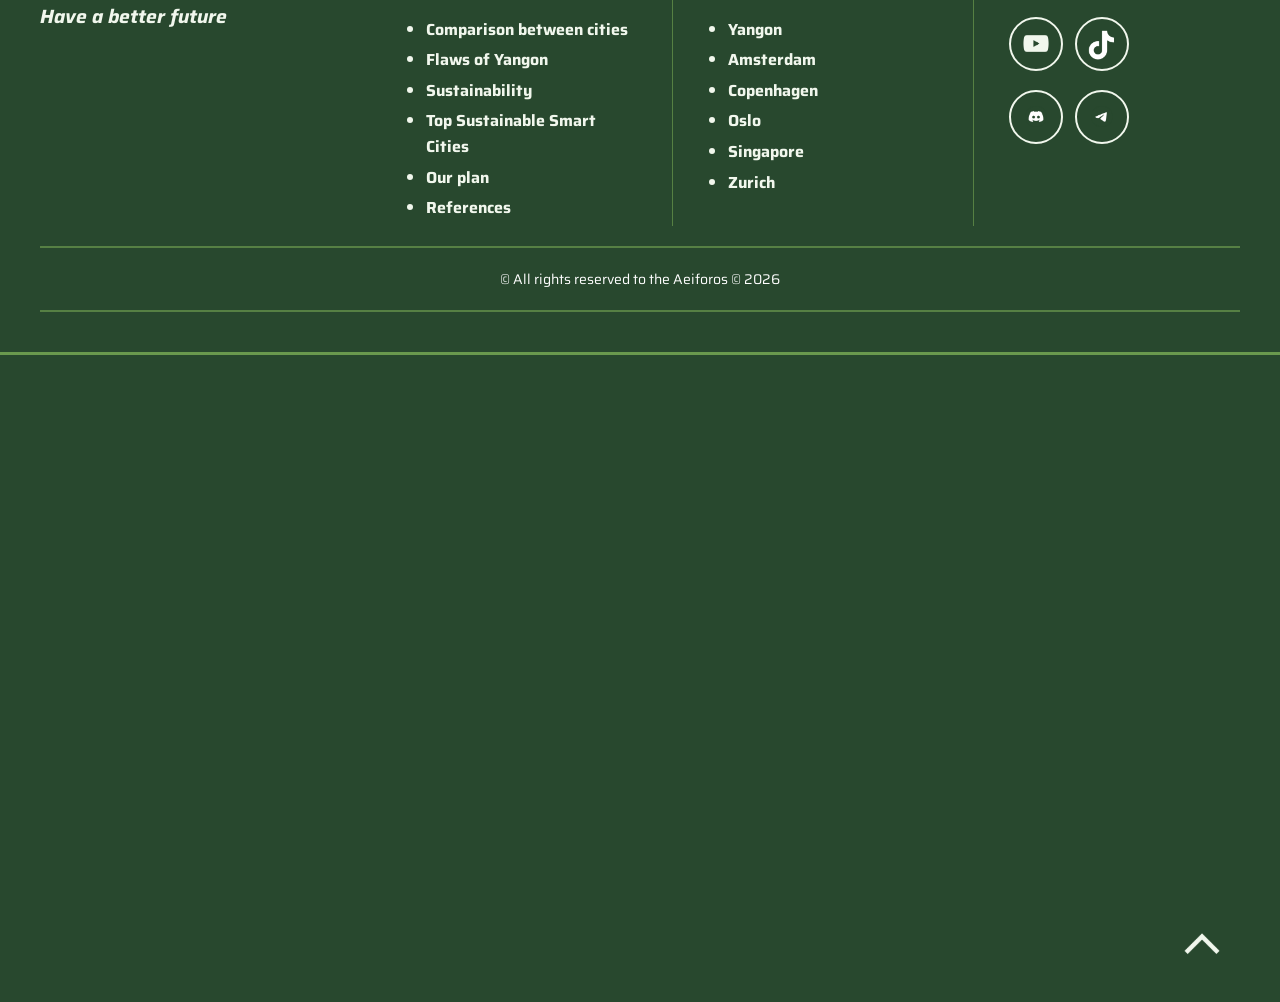
<file: singapore.html>
<!DOCTYPE html>
<html lang="en">
<head>
    <meta charset="UTF-8">
    <meta name="viewport" content="width=device-width, initial-scale=1.0">
    <title>Singapore</title>
</head>
 <link rel="stylesheet" href="sustainable-cities.css">
 <link rel="stylesheet" href="footer.css">
 <link rel="stylesheet" href="navigation.css">
 <link rel="shortcut icon" href="Images/Logo.png" type="image/x-icon">
<body>
<div class="back-to-top-wrapper">
  <a href="#" class="back-to-top-link cities"><img src="Images/Back-to-top.png" alt="" class="back-to-top"></a>
</div>
    <input type="checkbox" name="Dark" id="Dark"> 
<header>
    <nav class="navbar">
        <div class="nav-brand">
            <a href="index.html"><img class="Nav-Logo" src="Images/Logo.png" alt="logo"></a>
            <h1 class="Logo-Name">Aeiforos</h1>
        </div>
        
        <input type="checkbox" id="nav-toggle" class="nav-toggle-checkbox">
        <label for="nav-toggle" class="nav-toggle-label">&#9776;</label>
        
        <ul class="nav">
            <li class="nav-item"><a class="nav-link" href="index.html">Home</a></li>
            <li class="nav-item"><a class="nav-link" href="sustainability.html">Sustainability</a></li>
            <li class="nav-item dropdown">
                <a class="nav-link active" href="sustainable-smart-city.html">Sustainable Smart Cities</a>
                <ul class="dropdown-content">
                    <li><a class="dropdown-link" href="amsterdam.html">Amsterdam</a></li>
                    <li><a class="dropdown-link" href="copenhagen.html">Copenhagen</a></li>
                    <li><a class="dropdown-link" href="singapore.html">Singapore</a></li>
                    <li><a class="dropdown-link" href="Oslo.html">Oslo</a></li>
                    <li><a class="dropdown-link" href="zurich.html">Zurich</a></li>
                </ul>
            </li>
            <li class="nav-item"><a class="nav-link" href="yangon.html">Flaws of Yangon</a></li>
            <li class="nav-item"><a class="nav-link" href="comparison.html">Comparison</a></li>
            <li class="nav-item"><a class="nav-link" href="implementation.html">Implementation</a></li>
            <li class="nav-item">
                <label for="Dark" class="Dark"><img class="Dark-mode" src="Images/Dark-mode.png" alt="Dark Mode Switch"></label>
            </li>
        </ul>
    </nav>
</header>
<div class="main-body">
    <div class="main-title title-singapore">
        <a class="return-link" href="sustainable-smart-city.html">⇦ Return to sustainable-smart cities</a>
        <h1 class="title">Singapore</h1>
        <p class="small-desc">A highly developed city-state known for its smart technology, clean environment, and efficient urban planning.</p>
    </div>
<div class="container-fluid">
    <div id="top"></div>
    <div class="container">
    <div class="left-text">
        <p>Singapore is a highly developed city-state known for it's smart technology, clean environment, and efficient urban planning. It is one of the leading smart and sustainable cities in the world, it is located in Southeast Asia, with a population of 5.6 million people. Singapore is known for being a clean city with advanced technology and strong government planning, and it has a nickname called "Smart Nation".</p>
    </div>
    <div class="right-card">
        <div class="card-small">
            <h3>Renewable energy</h3>
            <h1 >3%</h1>
            <p>of total supply</p>
        </div>
        <div class="card-small">
            <h3>Green transit</h3>
            <h1 >90%</h1>
            <p>model share</p>
        </div>
        <div class="card-small">
             <h3>Carbon reduction</h3>
            <h1 >22%</h1>
            <p>vs 1988 baseline</p>
        </div>
        <div class="card-small">
             <h3>IOT sensors</h3>
            <h1 >1.48 billion</h1>
            <p>Active nodes</p>
        </div>
    </div>
</div>
</div>  
<div class="container-cards">
<div class="line"><h2>1</h2><hr class="card-line"></div>
<div class=""></div>
<h1>Power System</h1>
  <h2>Singapore uses smart energy systems and solar power to reduce energy waste and support sustainability.</h2>
  <div class="card">
    <li>Uses solar energy efficiency (rooftop panels, floating solar farms)</li>
    <li>Smart energy grids to reduce waste</li>
    <li>Focus on energy (green buildings)</li>
    <li>Government supports renewable energy growth</li>
  </div>
<div class="line"></div>
  <h1>Smart Technology</h1>
  <h2>Technology helps Singapore manage the city efficiently and improve people’s daily lives.</h2>
  <div class="card">
    <li>Smart Nation initiative</li>
    <li>Sensors track traffic, cleanliness, and safety</li>
    <li>Cashless payments everywhere</li>
    <li>Apps for transport, health, and city services</li>
  </div>
   <div class="line"></div>
  <h1>Transportation System</h1>
  <h2>Singapore’s transport system is smart, fast, and environmentally friendly.</h2>
  <div class="card">
    <li>MRT (Mass Rapid Transit) fast and reliable trains</li>
    <li>Electric and eco-friendly buses</li>
    <li>Smart traffic control systems</li>
<li>Encourages walking and cycling</li>
</div>
   <div class="line"></div>
  <h1>Why Singapore is Sustainable & Smart</h1>
  <h2>Singapore is a model city because it combines technology and sustainability to create a better future.</h2>
  <div class="card">
    <li>Strong use of technology</li>
    <li>Uses clean energy</li>
    <li>Efficient public transport</li>
    <li>Clean and green environment</li>
</div>
<a href="oslo.html" class="next-page">Next Page ⇨</a>
     <footer class="footer">
        <div class="footer-container">
            <div class="footer-col-logo">
                <img class="footer-logo" src="Images/Logo.png" alt="footer-logo">
                <span class="footer-logo-name">Aeiforos</span>
            </div>
            <div class="footer-col-main">
                <div class="footer-col-slogan">
                    <h3>Learn from the past <br>Build in the present <br>Have a better future</h3>
                </div>
                <div class="footer-links">
                    <h4>Explore the Features</h4>
                    <hr class="horizontal-hr">
                    <ul>
                        <li><strong><a href="comparison.html">Comparison between cities</a></strong></li>
                        <li><strong><a href="yangon.html">Flaws of Yangon</a></strong></li>
                        <li><strong><a href="sustainability.html">Sustainability</a></strong></li>
                        <li><strong><a href="sustainability.html">Top Sustainable Smart Cities</a></strong></li>
                        <li><strong><a href="implementation.html">Our plan</a></strong></li>
                        <li><strong><a href="references.html">References</a></strong></li>
                    </ul>
                </div> 
                <hr class="vertical-hr">
                <div class="footer-links">
                    <h4>Read the cities</h4>
                    <hr class="horizontal-hr">
                    <ul>
                        <li><strong><a href="yangon.html">Yangon</a></strong></li>
                        <li><strong><a href="amsterdam.html">Amsterdam</a></strong></li>
                        <li><strong><a href="copenhagen.html">Copenhagen</a></strong></li>
                        <li><strong><a href="oslo.html">Oslo</a></strong></li>
                        <li><strong><a href="singapore.html">Singapore</a></strong></li>
                        <li><strong><a href="zurich.html">Zurich</a></strong></li>
                    </ul>
                </div> 
                <hr class="vertical-hr">
                <div class="footer-social-section">
                    <h4 class="footer-social-title">Follow Us</h4>
                    <hr class="horizontal-hr">
                    <div class="footer-media">
                        <a class="footer-media-link" href="https://www.youtube.com/@Team-S.T.E.A.M-Official"><img class="footer-media-img youtube" src="Images/Youtube.png" alt="YouTube"></a>
                        <a href="https://www.tiktok.com/@ra1gi3z_?is_from_webapp=1&sender_device=pc" class="footer-media-link"><img class="footer-media-img tiktok" src="Images/Tiktok.png" alt="TikTok"></a>
                    </div>
                    <div class="footer-media-2">
                        <a href="https://discord.gg/gYx7bDJs" class="footer-media-link"><img class="footer-media-img discord" src="Images/Discord.png" alt="Discord"></a>
                        <a href="https://t.me/+VnsX9u5mdBBhNjA1" class="footer-media-link"><img class="footer-media-img telegram" src="Images/Telegram.png" alt="Telegram"></a>
                    </div>
                </div>
            </div>
            <hr class="horizontal-hr">
            <p class="footer-credits" style="color: white;">
                &copy; All rights reserved to the Aeiforos &copy; 2026
            </p>
            <hr class="horizontal-hr">
        </div>
    </footer>
</body>
</html>
</file>
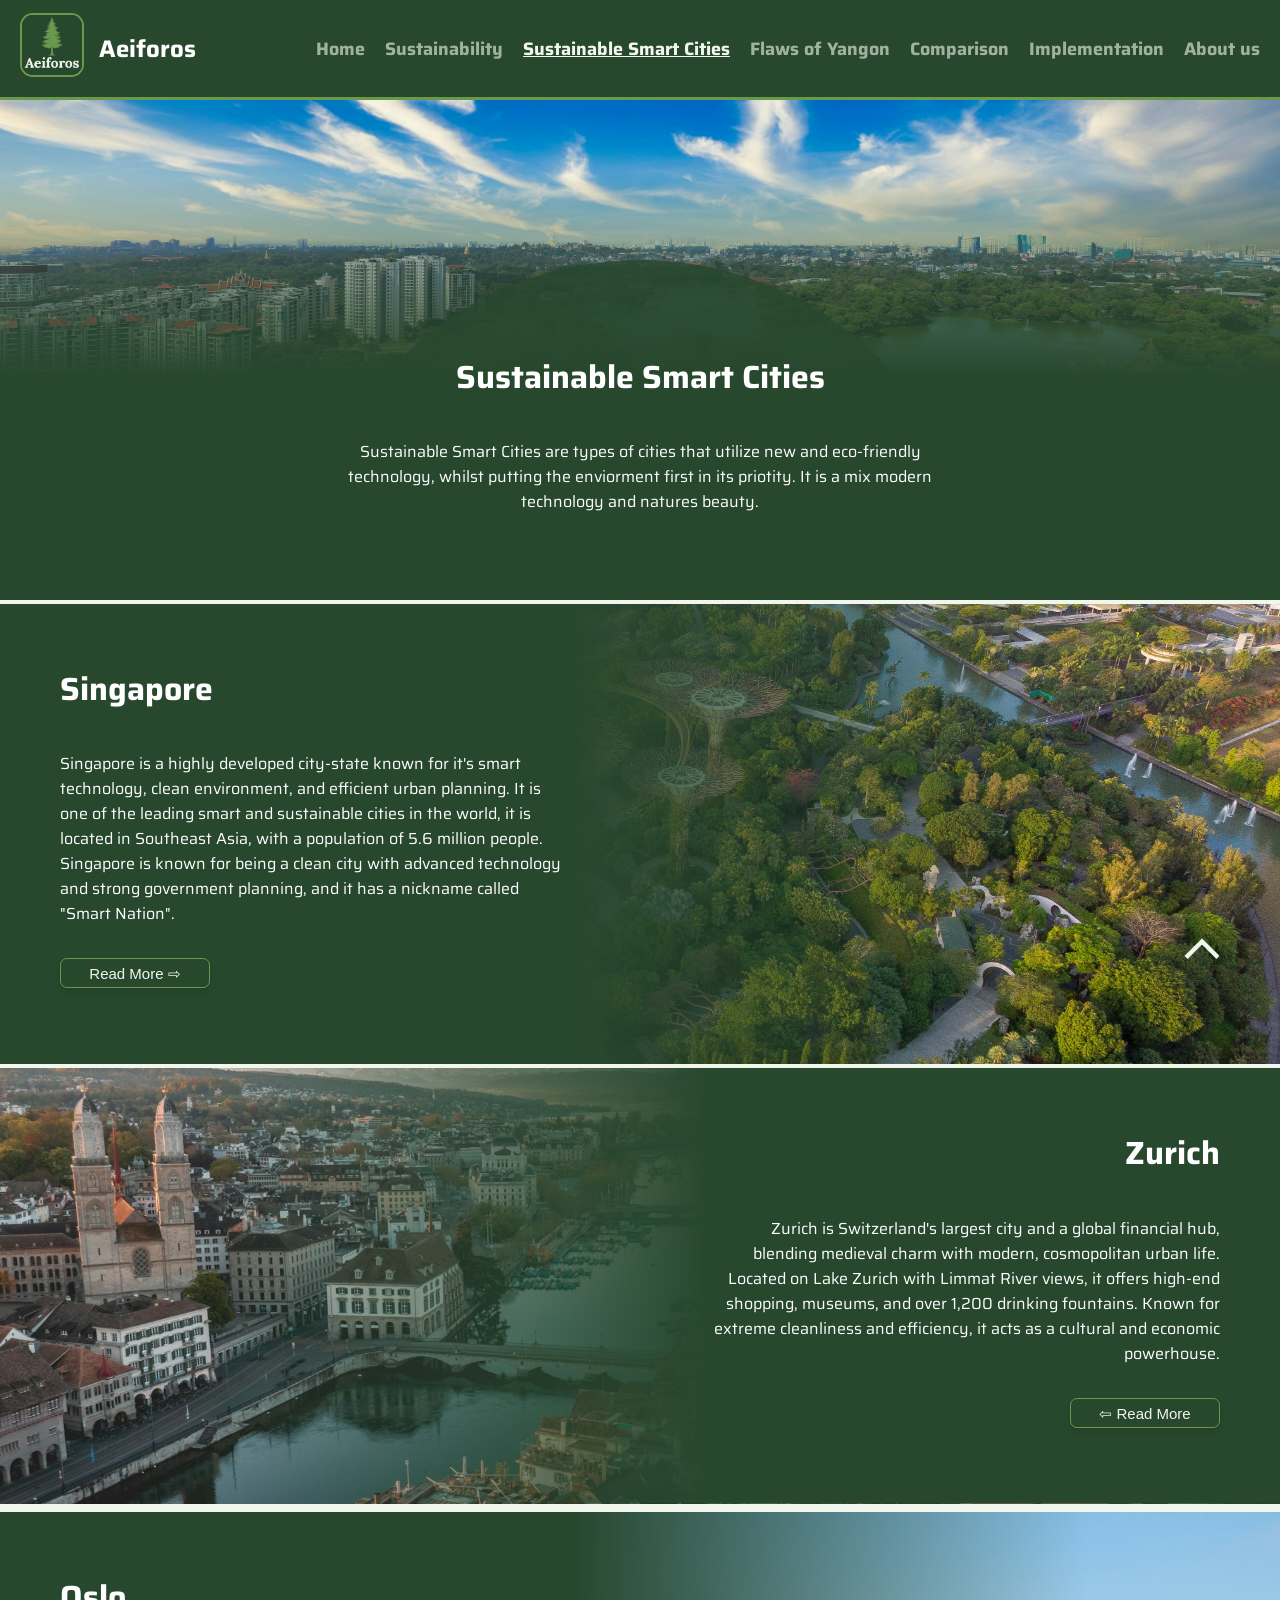
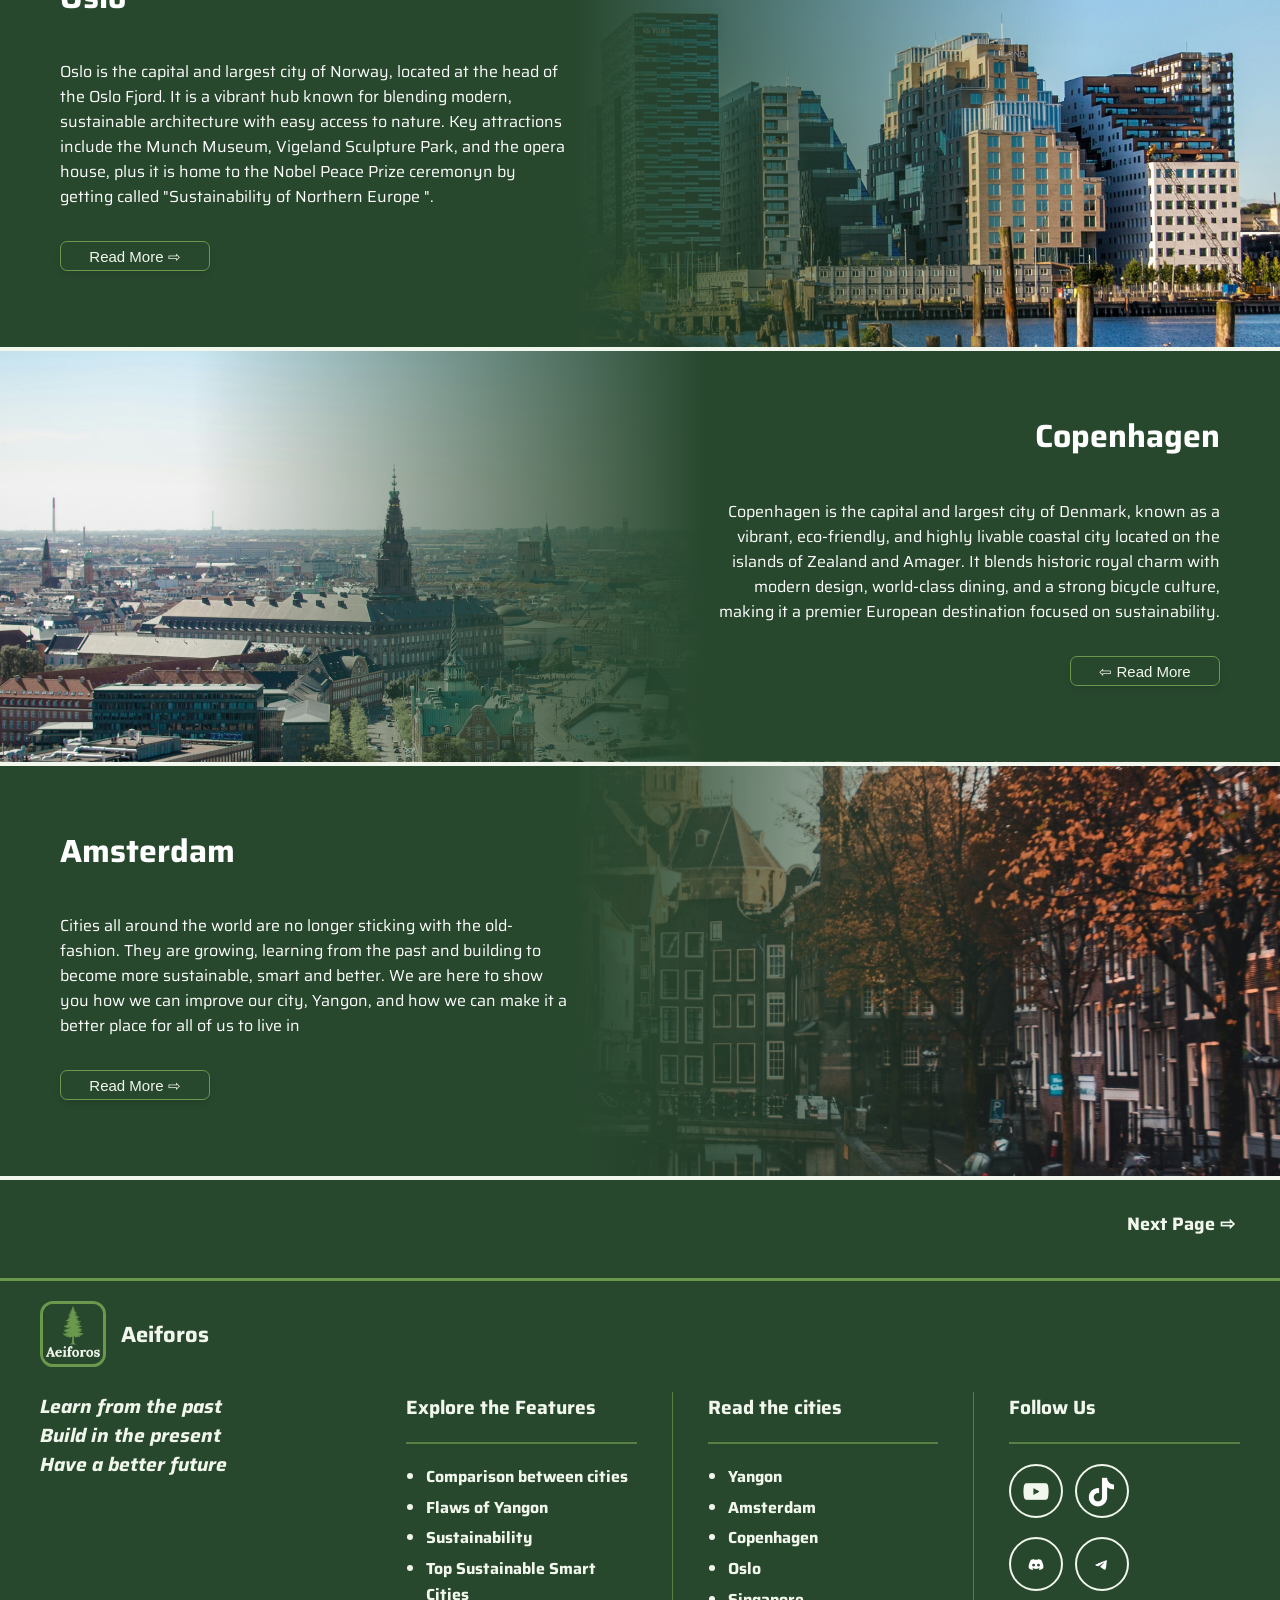
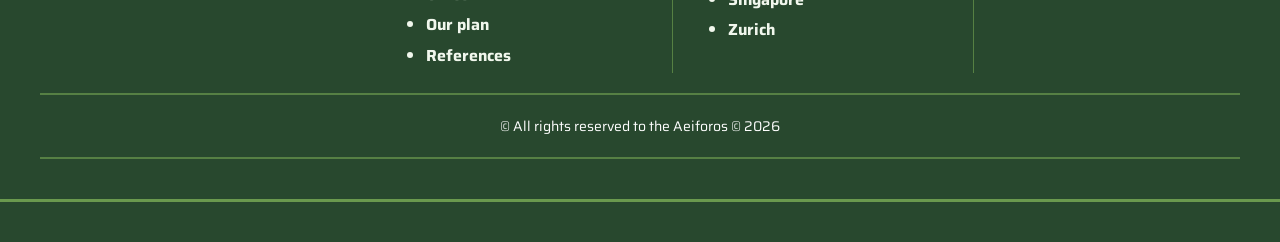
<file: sustainable-smart-city.html>
<!DOCTYPE html>
<html lang="en">
<head>
    <meta charset="UTF-8">
    <meta name="viewport" content="width=device-width, initial-scale=1.0">
    <title>Sustainable Smart Cities</title>
</head>
<link rel="stylesheet" href="sustainable-cities.css">
<link rel="stylesheet" href="footer.css">
<link rel="stylesheet" href="navigation.css">
<link rel="shortcut icon" href="Images/Logo.png" type="image/x-icon">
<body>
    <input type="checkbox" name="Dark" id="Dark"> 
    <div class="back-to-top-wrapper">
  <a href="#" class="back-to-top-link"><img src="Images/Back-to-top.png" alt="" class="back-to-top"></a>
</div>
<header>
    <nav class="navbar">
        <div class="nav-brand">
            <a href="index.html"><img class="Nav-Logo" src="Images/Logo.png" alt="logo"></a>
            <h1 class="Logo-Name">Aeiforos</h1>
        </div>
        
        <input type="checkbox" id="nav-toggle" class="nav-toggle-checkbox">
        <label for="nav-toggle" class="nav-toggle-label">&#9776;</label>
        
        <ul class="nav">
            <li class="nav-item"><a class="nav-link" href="index.html">Home</a></li>
            <li class="nav-item"><a class="nav-link" href="sustainability.html">Sustainability</a></li>
            <li class="nav-item dropdown">
                <a class="nav-link active" href="sustainable-smart-city.html">Sustainable Smart Cities</a>
                <ul class="dropdown-content">
                    <li><a class="dropdown-link" href="amsterdam.html">Amsterdam</a></li>
                    <li><a class="dropdown-link" href="copenhagen.html">Copenhagen</a></li>
                    <li><a class="dropdown-link" href="singapore.html">Singapore</a></li>
                    <li><a class="dropdown-link" href="Oslo.html">Oslo</a></li>
                    <li><a class="dropdown-link" href="zurich.html">Zurich</a></li>
                </ul>
            </li>
            <li class="nav-item"><a class="nav-link" href="yangon.html">Flaws of Yangon</a></li>
            <li class="nav-item"><a class="nav-link" href="comparison.html">Comparison</a></li>
            <li class="nav-item"><a class="nav-link" href="implementation.html">Implementation</a></li>
            <li class="nav-item"><a class="nav-link" href="about-us.html">About us</a></li>
        </ul>
    </nav>
</header>
<div class="container-fluid">
    <div class="main-body ssc">
        <div class="bubble-hero-section">
                <div class="bubble-hero-contents">
                    <h1>Sustainable Smart Cities</h1>
                    <p>Sustainable Smart Cities are types of cities that utilize new and eco-friendly technology, whilst putting the enviorment first in its priotity.
                        It is a mix modern technology and natures beauty.
                    </p>
                </div>
        </div>
        <hr class="card-line ss-hero">
        <div class="smart-city-hero Singapore align-bottom-left" id="top">
            <div class="smart-city-hero-text">
                <h1>Singapore</h1>
                    <p>Singapore is a highly developed city-state known for it's smart technology, clean environment, and efficient urban planning. 
                        It is one of the leading smart and sustainable cities in the world, it is located in Southeast Asia, with a population of 5.6 million people. 
                        Singapore is known for being a clean city with advanced technology and strong government planning, and it has a nickname called "Smart Nation".<p>
                    <button class="learn-more align-left"><a href="singapore.html">Read More ⇨</a></button>
                </div>
                <a class="credits c-left align-bottom-left" href="https://unsplash.com/photos/aerial-view-of-trees-river-and-architectural-landmark-VbB6HYunm04">Sergio Sala</a>
            </div>
            <hr class="card-line ss-hero">
            <div class="smart-city-hero Zurich align-bottom-right">
            <div class="smart-city-hero-text">
                <h1>Zurich</h1>
                    <p>Zurich is Switzerland's largest city and a global financial hub, blending medieval charm with modern, cosmopolitan urban life. 
                        Located on Lake Zurich with Limmat River views, it offers high-end shopping, museums, and over 1,200 drinking fountains. 
                        Known for extreme cleanliness and efficiency, it acts as a cultural and economic powerhouse. <p>
                    <button class="learn-more align-right"><a href="zurich.html">⇦ Read More</a></button>
                </div>
                <a class="credits c-right align-bottom-right" href="https://unsplash.com/photos/aerial-view-of-city-buildings-during-daytime-6p-I-X-sPUY">Henrique Ferreira</a>
            </div>
            <hr class="card-line ss-hero">
            <hr class="card-line ss-hero">
            <div class="smart-city-hero Oslo align-bottom-left">
                <div class="smart-city-hero-text">
                    <h1>Oslo</h1>
                    <p>Oslo is the capital and largest city of Norway, located at the head of the Oslo Fjord. 
                        It is a vibrant hub known for blending modern, sustainable architecture with easy access to nature. 
                        Key attractions include the Munch Museum, Vigeland Sculpture Park, and the opera house, plus it is home to the Nobel Peace Prize ceremonyn by getting called "Sustainability of Northern Europe ".<p>
                    <button class="learn-more align-left"><a href="oslo.html">Read More ⇨</a></button>
                </div>
                <a class="credits c-left align-bottom-left" href="https://unsplash.com/photos/body-of-water-near-city-buildings-during-daytime-9XKSfBTHJOY">Martian Rotea</a>
            </div>
            <hr class="card-line ss-hero">
            <div class="smart-city-hero Copenhagen align-bottom-right">
            <div class="smart-city-hero-text">
                <h1>Copenhagen</h1>
                    <p>Copenhagen is the capital and largest city of Denmark, known as a vibrant, eco-friendly, and highly livable coastal city located on the islands of Zealand and Amager. 
                    It blends historic royal charm with modern design, world-class dining, and a strong bicycle culture, making it a premier European destination focused on sustainability.<p>
                    <button class="learn-more align-right"><a href="copenhagen.html">⇦ Read More</a></button>  
                </div>
                <a class="credits c-right align-bottom-right" href="https://unsplash.com/photos/lake-between-city-under-blue-sky-during-daytime-qYB1OOh-iGw">Lindsay Martin</a>
            </div>
            <hr class="card-line ss-hero">
            <div class="smart-city-hero Amsterdam align-bottom-left">
                <div class="smart-city-hero-text">
                    <h1>Amsterdam</h1>
                    <p>Cities all around the world are no longer sticking with the old-fashion. 
                    They are growing, learning from the past and building to become more sustainable, smart and better. 
                    We are here to show you how we can improve our city, Yangon, and how we can make it a better place for all of us to live in<p>
                    <button class="learn-more align-left"><a href="amsterdam.html">Read More ⇨</a></button>
                </div>
                <a class="credits c-left align-bottom-left" href="https://unsplash.com/photos/brown-and-white-concrete-building-near-body-of-water-during-daytime-KraZK-NLCq0">Matheo JBT</a>
            </div>
            <hr class="card-line ss-hero">
            <a href="yangon.html" class="next-page">Next Page ⇨</a>
    </div>
</div>
       <footer class="footer">
        <div class="footer-container">
            <div class="footer-col-logo">
                <img class="footer-logo" src="Images/Logo.png" alt="footer-logo">
                <span class="footer-logo-name">Aeiforos</span>
            </div>
            <div class="footer-col-main">
                <div class="footer-col-slogan">
                    <h3>Learn from the past <br>Build in the present <br>Have a better future</h3>
                </div>
                <div class="footer-links">
                    <h4>Explore the Features</h4>
                    <hr class="horizontal-hr">
                    <ul>
                        <li><strong><a href="comparison.html">Comparison between cities</a></strong></li>
                        <li><strong><a href="yangon.html">Flaws of Yangon</a></strong></li>
                        <li><strong><a href="sustainability.html">Sustainability</a></strong></li>
                        <li><strong><a href="sustainability.html">Top Sustainable Smart Cities</a></strong></li>
                        <li><strong><a href="implementation.html">Our plan</a></strong></li>
                        <li><strong><a href="references.html">References</a></strong></li>
                    </ul>
                </div> 
                <hr class="vertical-hr">
                <div class="footer-links">
                    <h4>Read the cities</h4>
                    <hr class="horizontal-hr">
                    <ul>
                        <li><strong><a href="yangon.html">Yangon</a></strong></li>
                        <li><strong><a href="amsterdam.html">Amsterdam</a></strong></li>
                        <li><strong><a href="copenhagen.html">Copenhagen</a></strong></li>
                        <li><strong><a href="oslo.html">Oslo</a></strong></li>
                        <li><strong><a href="singapore.html">Singapore</a></strong></li>
                        <li><strong><a href="zurich.html">Zurich</a></strong></li>
                    </ul>
                </div> 
                <hr class="vertical-hr">
                <div class="footer-social-section">
                    <h4 class="footer-social-title">Follow Us</h4>
                    <hr class="horizontal-hr">
                    <div class="footer-media">
                        <a class="footer-media-link" href="https://www.youtube.com/@Team-S.T.E.A.M-Official"><img class="footer-media-img youtube" src="Images/Youtube.png" alt="YouTube"></a>
                        <a href="https://www.tiktok.com/@ra1gi3z_?is_from_webapp=1&sender_device=pc" class="footer-media-link"><img class="footer-media-img tiktok" src="Images/Tiktok.png" alt="TikTok"></a>
                    </div>
                    <div class="footer-media-2">
                        <a href="https://discord.gg/gYx7bDJs" class="footer-media-link"><img class="footer-media-img discord" src="Images/Discord.png" alt="Discord"></a>
                        <a href="https://t.me/+VnsX9u5mdBBhNjA1" class="footer-media-link"><img class="footer-media-img telegram" src="Images/Telegram.png" alt="Telegram"></a>
                    </div>
                </div>
            </div>
            <hr class="horizontal-hr">
            <p class="footer-credits" style="color: white;">
                &copy; All rights reserved to the Aeiforos &copy; 2026
            </p>
            <hr class="horizontal-hr">
        </div>
    </footer>
</body>
</html>
</file>
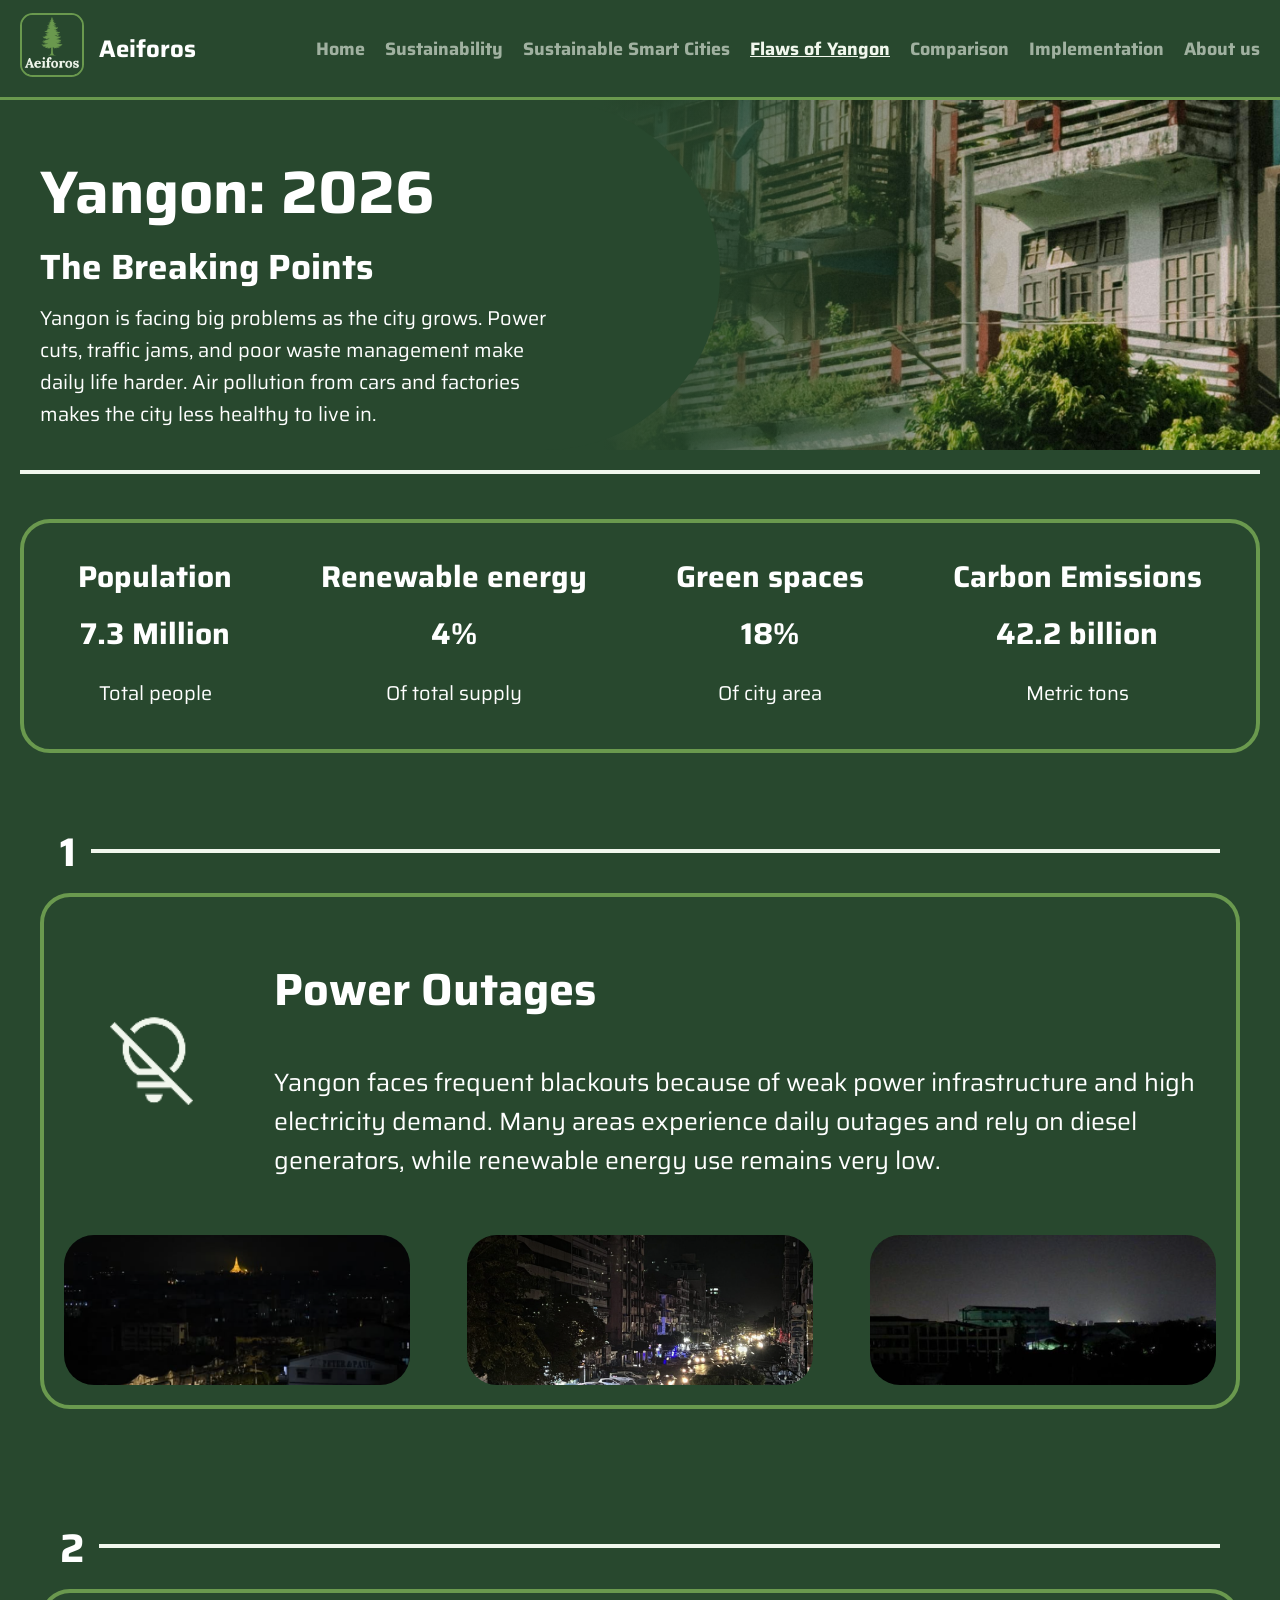
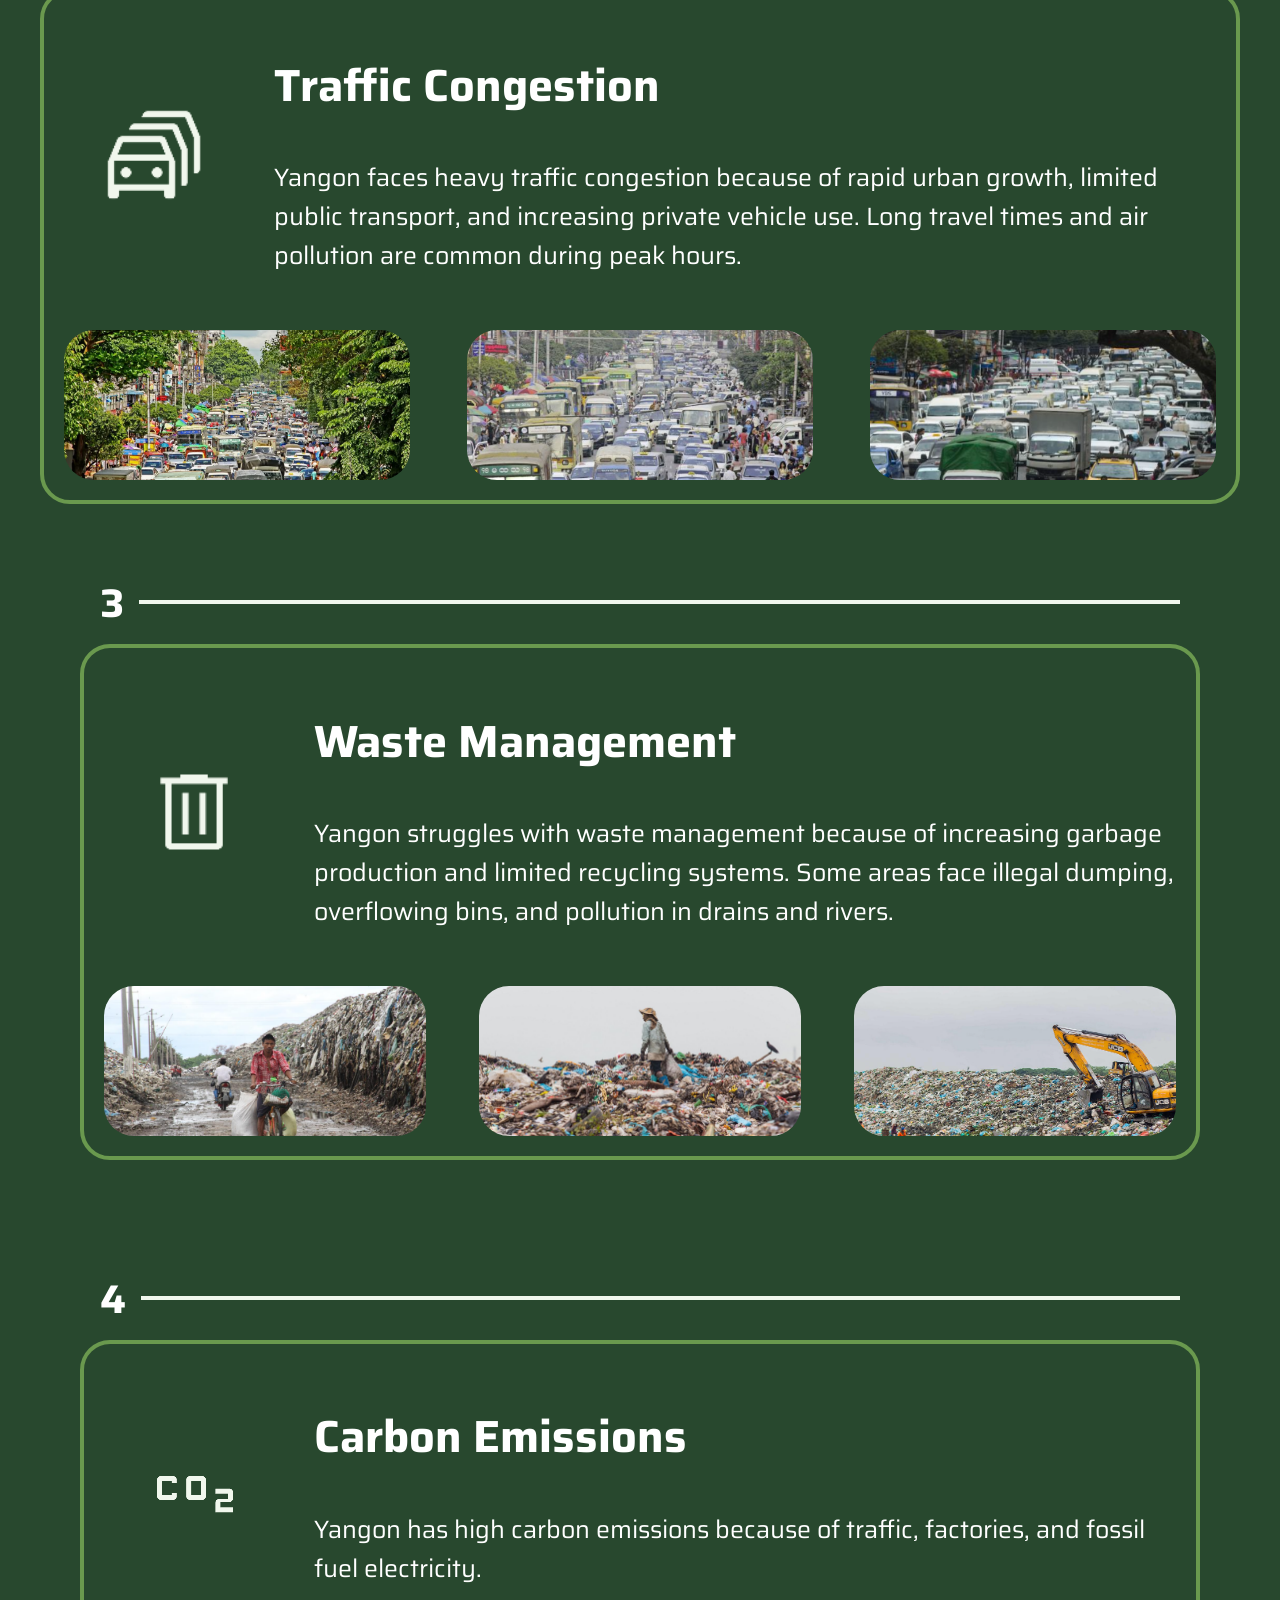
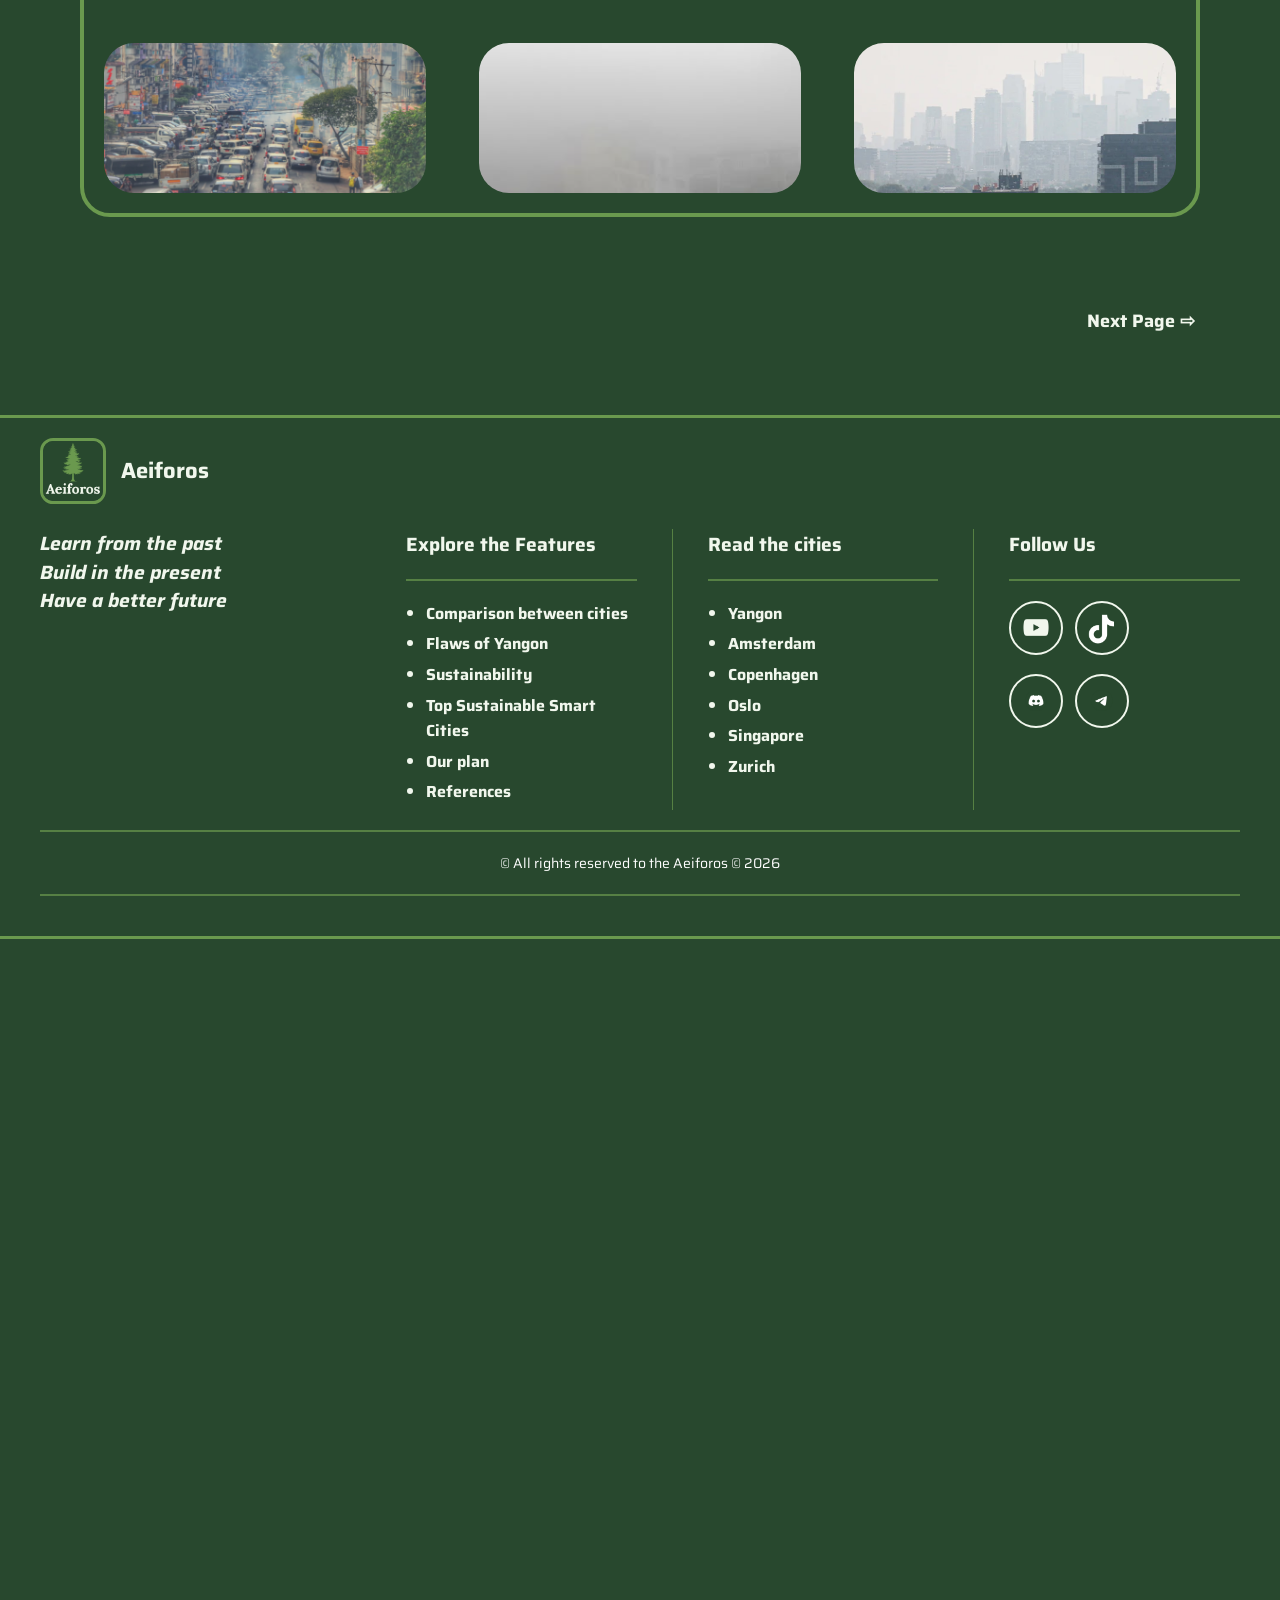
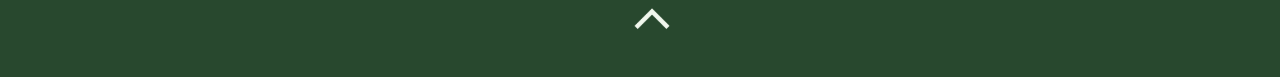
<file: Yangon.html>
<!DOCTYPE html>
<html>
<head>
    <title>Yangon 2026</title>
</head>
<link rel="stylesheet" href="yangon.css">
<link rel="stylesheet" href="footer.css">
<link rel="stylesheet" href="navigation.css">
<link rel="shortcut icon" href="Images/Logo.png" type="image/x-icon">
<link rel="stylesheet" href="https://fonts.googleapis.com/css2?family=Material+Symbols+Outlined:opsz,wght,FILL,GRAD@48,400,0,0&icon_names=light_off" />
<body>
    <div class="back-to-top-wrapper">
  <a href="#" class="back-to-top-link"><img src="Images/Back-to-top.png" alt="Back to top" class="back-to-top"></a>
</div>
    <input type="checkbox" name="Dark" id="Dark"> 
<header>
    <nav class="navbar">
        <div class="nav-brand">
            <a href="index.html"><img class="Nav-Logo" src="Images/Logo.png" alt="logo"></a>
            <h1 class="Logo-Name">Aeiforos</h1>
        </div>
        
        <input type="checkbox" id="nav-toggle" class="nav-toggle-checkbox">
        <label for="nav-toggle" class="nav-toggle-label">&#9776;</label>
        
        <ul class="nav">
            <li class="nav-item"><a class="nav-link" href="index.html">Home</a></li>
            <li class="nav-item"><a class="nav-link" href="sustainability.html">Sustainability</a></li>
            <li class="nav-item dropdown">
                <a class="nav-link" href="sustainable-smart-city.html">Sustainable Smart Cities</a>
                <ul class="dropdown-content">
                    <li><a class="dropdown-link" href="amsterdam.html">Amsterdam</a></li>
                    <li><a class="dropdown-link" href="copenhagen.html">Copenhagen</a></li>
                    <li><a class="dropdown-link" href="singapore.html">Singapore</a></li>
                    <li><a class="dropdown-link" href="Oslo.html">Oslo</a></li>
                    <li><a class="dropdown-link" href="zurich.html">Zurich</a></li>
                </ul>
            </li>
            <li class="nav-item"><a class="nav-link active" href="yangon.html">Flaws of Yangon</a></li>
            <li class="nav-item"><a class="nav-link" href="comparison.html">Comparison</a></li>
            <li class="nav-item"><a class="nav-link" href="implementation.html">Implementation</a></li>
            <li class="nav-item"><a class="nav-link" href="about-us.html">About us</a></li>
        </ul>
    </nav>
</header>
    <div class="container-fluid">
        <div class="main-body">
            <div class="top-section">
        <div class="text-box">
            <h1>Yangon: 2026</h1>
            <h2>The Breaking Points</h2>
            <p>Yangon is facing big problems as the city grows. Power cuts, traffic jams, and poor waste management make daily life harder. Air pollution from cars and factories makes the city less healthy to live in.</p>
        </div>
    </div>
<div class="line"><hr class="card-line"></div>
    <div class="stats">

        <div class="stat-box">
            <h4>Population</h4>
            <h4>7.3 Million</h4>
            <p>Total people</p>
        </div>
        <div class="stat-box">
            <h4>Renewable energy</h4>
            <h4>4%</h4>
            <p>Of total supply</p>
        </div>
        <div class="stat-box">
            <h4>Green spaces</h4>
            <h4>18%</h4>
            <p>Of city area</p>
        </div>
        <div class="stat-box">
            <h4>Carbon Emissions</h4>
            <h4>42.2 billion</h4>
            <p>Metric tons</p>
        </div>
    </div>

    <div class="page">
        <div class="line"><h2>1</h2><hr class="card-line"></div>
        <div class="big-card">
            <div class="card-top">
                <div class="icon top">
                    <img src="Images/Lights-off.png" alt="Power Outage Icon">
                </div>
                <div class="text">
                    <h2>Power Outages</h2>
                    <p>Yangon faces frequent blackouts because of weak power infrastructure and high electricity demand. Many areas experience daily outages and rely on diesel generators, while renewable energy use remains very low.</p>
                </div>
            </div>
            <div class="small-cards">
                <div class="small-card first-top">
                    <p>Daily outage duration (peak): 8hrs</p>
                </div>
                <div class="small-card first-middle">
                    <p>Households with backup power: 35% <br> Renewable energy share: 4%</p>
                </div>
                <div class="small-card first-bottom">
                    <p>Grid reliability index: 22%</p>
                </div>
            </div>
        </div>
    </div>
     <div class="page">
        <div class="line"><h2>2</h2><hr class="card-line"></div>
        <div class="big-card">
            <div class="card-top">
                <div class="icon middle-top">
                    <img src="Images/Traffic-Jam.png" alt="Traffic Jam Icon">
                </div>
                <div class="text">
                    <h2>Traffic Congestion</h2>
                    <p>Yangon faces heavy traffic congestion because of rapid urban growth, limited public transport, and increasing private vehicle use. Long travel times and air pollution are common during peak hours.</p>
                </div>
            </div>
            <div class="small-cards">
                <div class="small-card second-top">
                    <p>Average traffic delay: 62mins</p>
                </div>
            <div class="small-card second-middle">
                <p>Public transport usage: 28%</p>
            </div>
    <div class="small-card second-bottom">
        <p>Daily commuters affected: 1.9M</p>
    </div>
</div>
    </div>
     <div class="page">
        <div class="line"><h2>3</h2><hr class="card-line"></div>
        <div class="big-card">
            <div class="card-top">
                <div class="icon middle-bottom">
                    <img src="Images/Trash-can.png" alt="Trash can Icon">
                </div>
                <div class="text">
                    <h2>Waste Management</h2>
                    <p>Yangon struggles with waste management because of increasing garbage production and limited recycling systems. Some areas face illegal dumping, overflowing bins, and pollution in drains and rivers.</p>
                </div>
            </div>
            <div class="small-cards">
                <div class="small-card third-top">
                    <p>Waste collected daily: 2,500 tons</p>
                </div>
                <div class="small-card third-middle">
                    <p>Recycling rate: 5%</p>
                </div>
                <div class="small-card third-bottom">
                    <p>Population with regular collection: 68%</p>
                </div>
            </div>
        </div>
    </div>
     <div class="page">
        <div class="line"><h2>4</h2><hr class="card-line"></div>
        <div class="big-card">
            <div class="card-top">
                <div class="icon bottom">
                    <img src="Images/Carbon-emission.png" alt="Carbon Emissions Icon">
                </div>
                <div class="text">
                    <h2>Carbon Emissions</h2>
                    <p>Yangon has high carbon emissions because of traffic, factories, and fossil fuel electricity.</p>
                </div>
            </div>
            <div class="small-cards">
                <div class="small-card fourth-top">
                    <p>Air pollution rate: 78%</p>
                </div>
                <div class="small-card fourth-middle">
                    <p>Renewable energy usage: 4%</p>
                </div>
                <div class="small-card fourth-bottom">
                    <p>Main pollution source: Unsustainable Transportation</p>
                </div>
            </div>
        </div>
    </div>
    <a href="comparison.html" class="next-page">Next Page ⇨</a>
        </div>
    </div>
       <footer class="footer">
        <div class="footer-container">
            <div class="footer-col-logo">
                <img class="footer-logo" src="Images/Logo.png" alt="footer-logo">
                <span class="footer-logo-name">Aeiforos</span>
            </div>
            <div class="footer-col-main">
                <div class="footer-col-slogan">
                    <h3>Learn from the past <br>Build in the present <br>Have a better future</h3>
                </div>
                <div class="footer-links">
                    <h4>Explore the Features</h4>
                    <hr class="horizontal-hr">
                    <ul>
                        <li><strong><a href="comparison.html">Comparison between cities</a></strong></li>
                        <li><strong><a href="yangon.html">Flaws of Yangon</a></strong></li>
                        <li><strong><a href="sustainability.html">Sustainability</a></strong></li>
                        <li><strong><a href="sustainability.html">Top Sustainable Smart Cities</a></strong></li>
                        <li><strong><a href="implementation.html">Our plan</a></strong></li>
                        <li><strong><a href="references.html">References</a></strong></li>
                    </ul>
                </div> 
                <hr class="vertical-hr">
                <div class="footer-links">
                    <h4>Read the cities</h4>
                    <hr class="horizontal-hr">
                    <ul>
                        <li><strong><a href="yangon.html">Yangon</a></strong></li>
                        <li><strong><a href="amsterdam.html">Amsterdam</a></strong></li>
                        <li><strong><a href="copenhagen.html">Copenhagen</a></strong></li>
                        <li><strong><a href="oslo.html">Oslo</a></strong></li>
                        <li><strong><a href="singapore.html">Singapore</a></strong></li>
                        <li><strong><a href="zurich.html">Zurich</a></strong></li>
                    </ul>
                </div> 
                <hr class="vertical-hr">
                <div class="footer-social-section">
                    <h4 class="footer-social-title">Follow Us</h4>
                    <hr class="horizontal-hr">
                    <div class="footer-media">
                        <a class="footer-media-link" href="https://www.youtube.com/@Team-S.T.E.A.M-Official"><img class="footer-media-img youtube" src="Images/Youtube.png" alt="YouTube"></a>
                        <a href="https://www.tiktok.com/@ra1gi3z_?is_from_webapp=1&sender_device=pc" class="footer-media-link"><img class="footer-media-img tiktok" src="Images/Tiktok.png" alt="TikTok"></a>
                    </div>
                    <div class="footer-media-2">
                        <a href="https://discord.gg/gYx7bDJs" class="footer-media-link"><img class="footer-media-img discord" src="Images/Discord.png" alt="Discord"></a>
                        <a href="https://t.me/+VnsX9u5mdBBhNjA1" class="footer-media-link"><img class="footer-media-img telegram" src="Images/Telegram.png" alt="Telegram"></a>
                    </div>
                </div>
            </div>
            <hr class="horizontal-hr">
            <p class="footer-credits" style="color: white;">
                &copy; All rights reserved to the Aeiforos &copy; 2026
            </p>
            <hr class="horizontal-hr">
        </div>
    </footer>
</body>
</html>
</file>
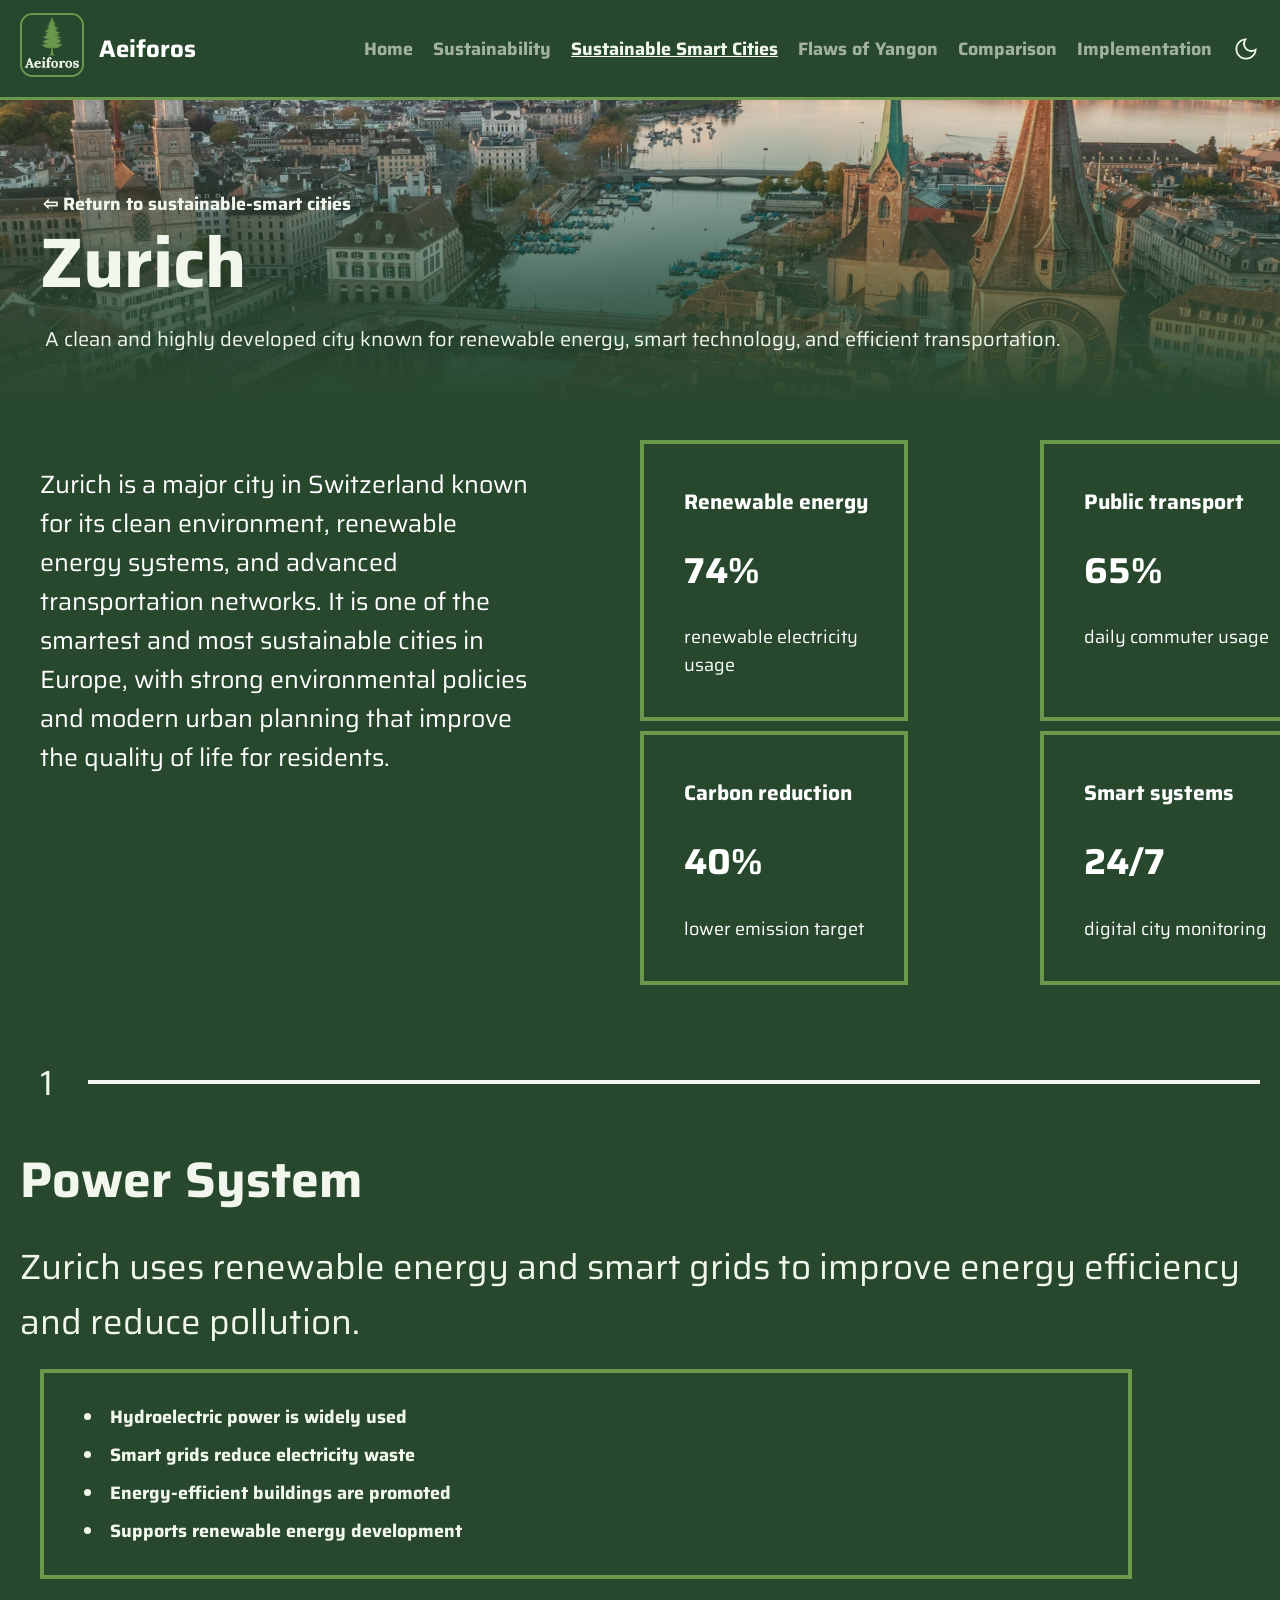
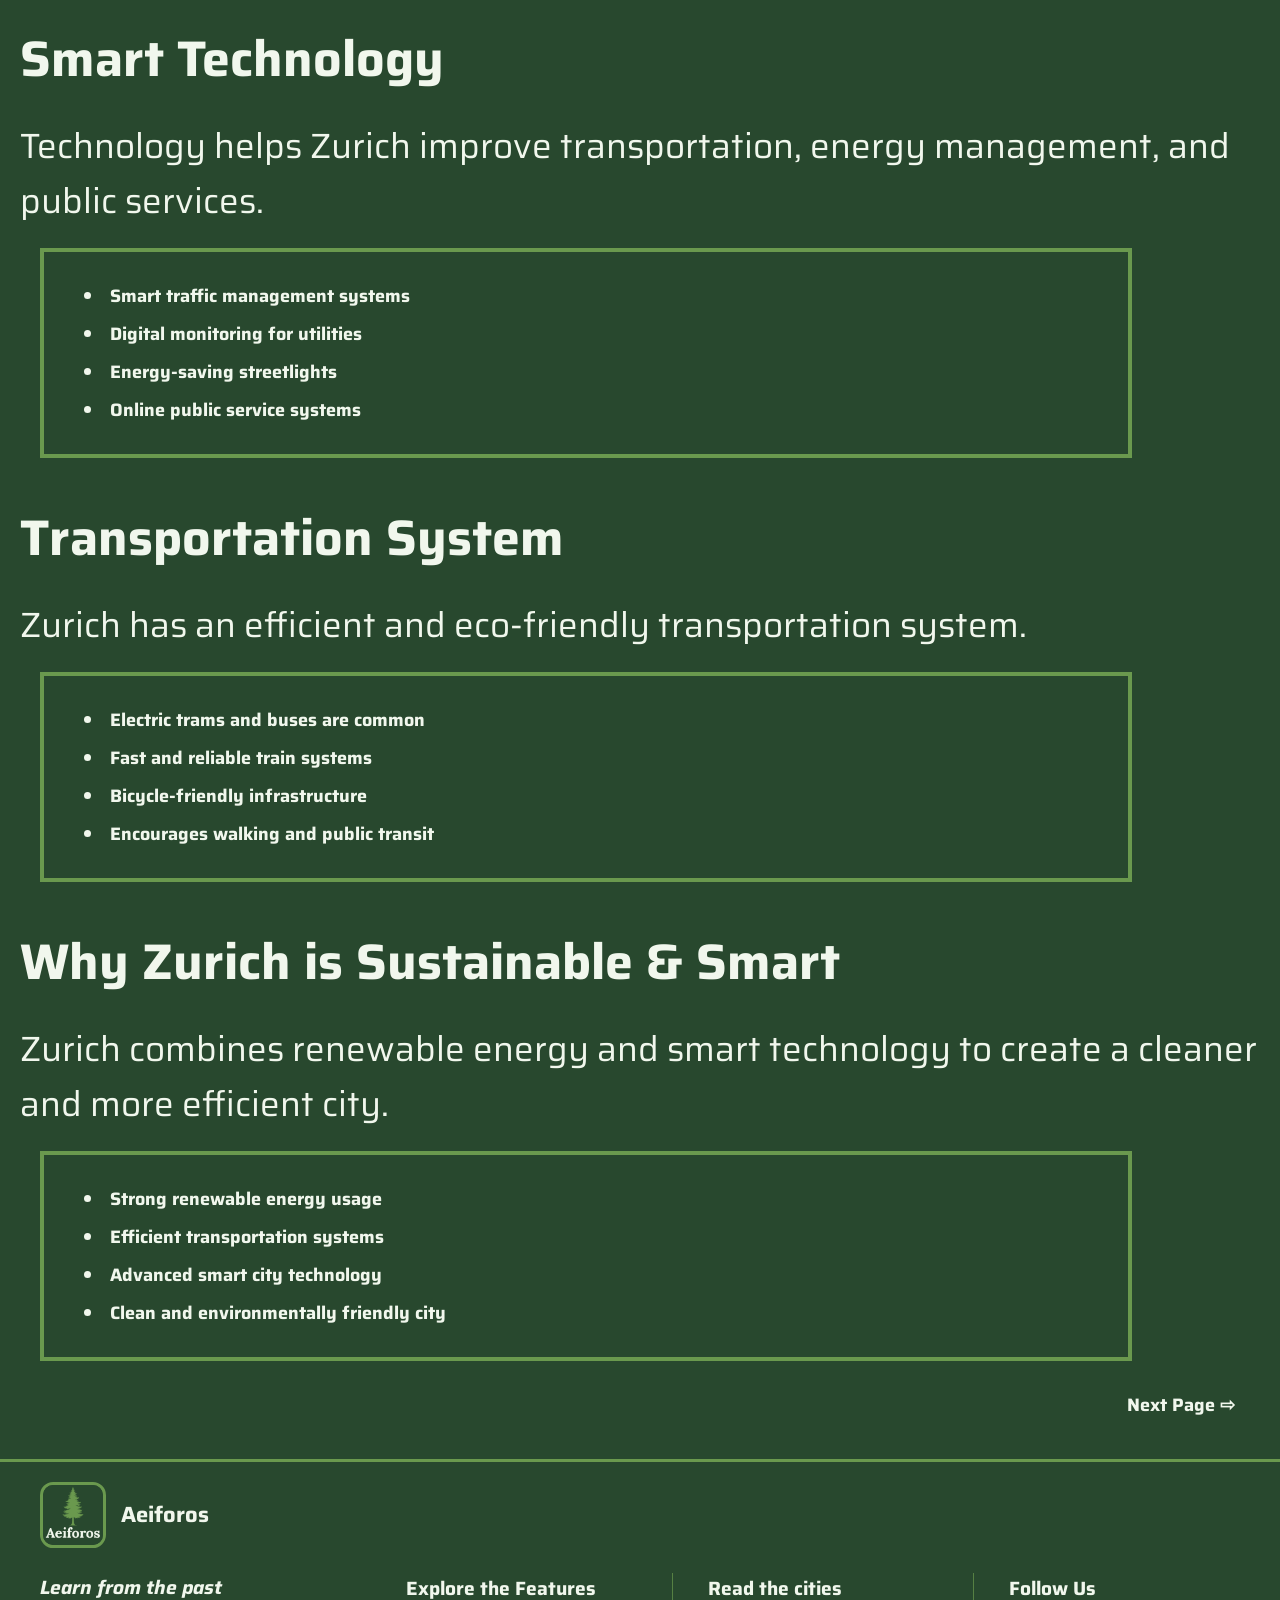
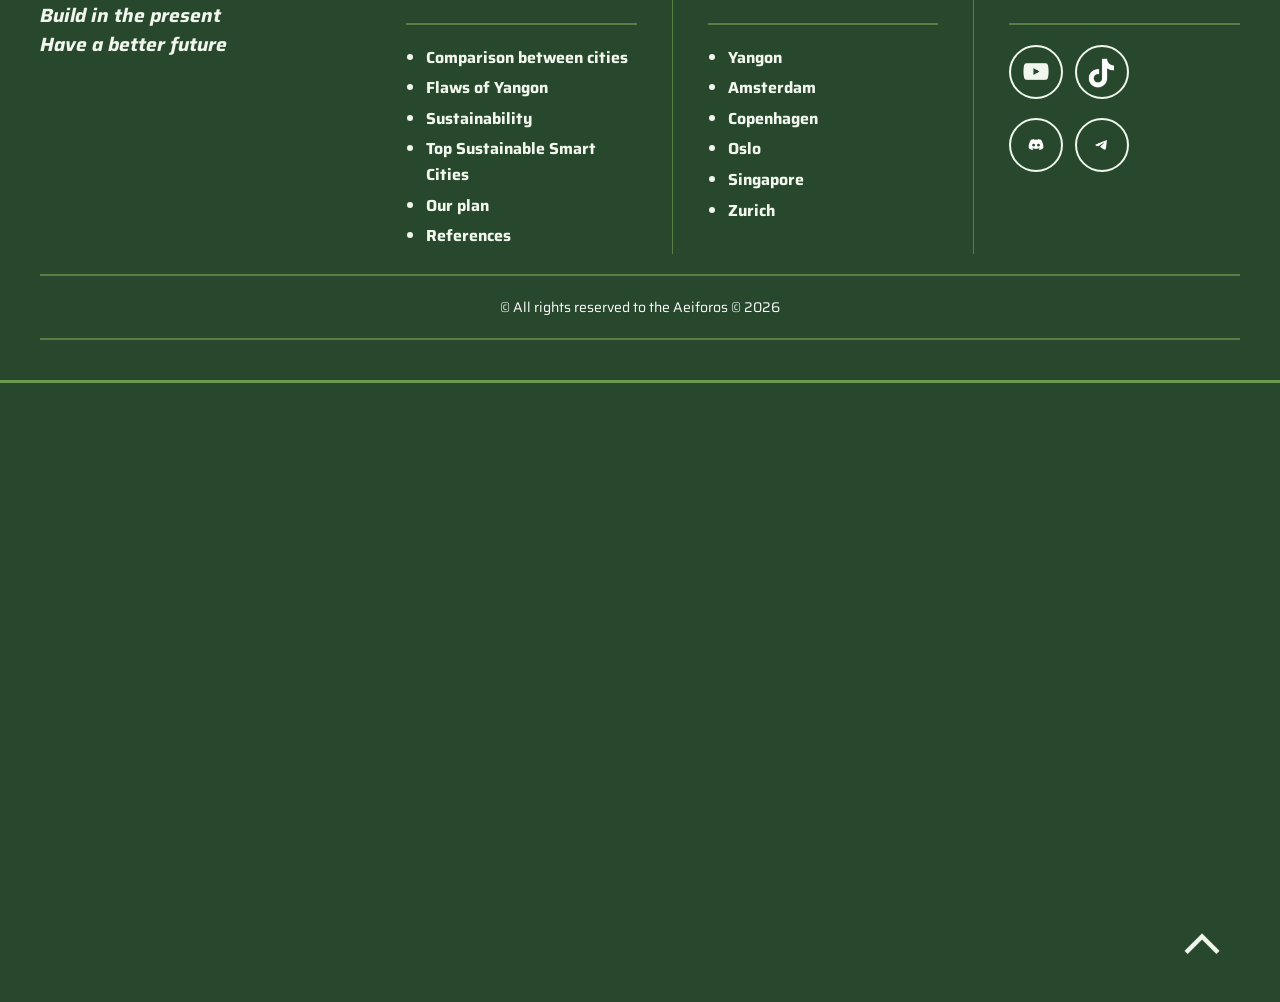
<file: zurich.html>
<!DOCTYPE html>
<html lang="en">
<head>
    <meta charset="UTF-8">
    <meta name="viewport" content="width=device-width, initial-scale=1.0">
    <title>Zurich</title>
</head>
 <link rel="stylesheet" href="sustainable-cities.css">
 <link rel="stylesheet" href="footer.css">
<link rel="stylesheet" href="navigation.css">
 <link rel="shortcut icon" href="Images/Logo.png" type="image/x-icon">
<body>
<div class="back-to-top-wrapper">
  <a href="#" class="back-to-top-link cities"><img src="Images/Back-to-top.png" alt="" class="back-to-top"></a>
</div>
    <input type="checkbox" name="Dark" id="Dark"> 
<header>
    <nav class="navbar">
        <div class="nav-brand">
            <a href="index.html"><img class="Nav-Logo" src="Images/Logo.png" alt="logo"></a>
            <h1 class="Logo-Name">Aeiforos</h1>
        </div>
        
        <input type="checkbox" id="nav-toggle" class="nav-toggle-checkbox">
        <label for="nav-toggle" class="nav-toggle-label">&#9776;</label>
        
        <ul class="nav">
            <li class="nav-item"><a class="nav-link" href="index.html">Home</a></li>
            <li class="nav-item"><a class="nav-link" href="sustainability.html">Sustainability</a></li>
            <li class="nav-item dropdown">
                <a class="nav-link active" href="sustainable-smart-city.html">Sustainable Smart Cities</a>
                <ul class="dropdown-content">
                    <li><a class="dropdown-link" href="amsterdam.html">Amsterdam</a></li>
                    <li><a class="dropdown-link" href="copenhagen.html">Copenhagen</a></li>
                    <li><a class="dropdown-link" href="singapore.html">Singapore</a></li>
                    <li><a class="dropdown-link" href="Oslo.html">Oslo</a></li>
                    <li><a class="dropdown-link" href="zurich.html">Zurich</a></li>
                </ul>
            </li>
            <li class="nav-item"><a class="nav-link" href="yangon.html">Flaws of Yangon</a></li>
            <li class="nav-item"><a class="nav-link" href="comparison.html">Comparison</a></li>
            <li class="nav-item"><a class="nav-link" href="implementation.html">Implementation</a></li>
            <li class="nav-item">
                <label for="Dark" class="Dark"><img class="Dark-mode" src="Images/Dark-mode.png" alt="Dark Mode Switch"></label>
            </li>
        </ul>
    </nav>
</header>
<div class="main-body">
    <div class="main-title title-zurich">
        <a class="return-link" href="sustainable-smart-city.html">⇦ Return to sustainable-smart cities</a>
        <h1 class="title">Zurich</h1>
        <p class="small-desc">A clean and highly developed city known for renewable energy, smart technology, and efficient transportation.</p>
    </div>
<div class="container-fluid">
    <div id="top"></div>
    <div class="container">
    <div class="left-text">
        <p>Zurich is a major city in Switzerland known for its clean environment, renewable energy systems, and advanced transportation networks. It is one of the smartest and most sustainable cities in Europe, with strong environmental policies and modern urban planning that improve the quality of life for residents.</p>
    </div>
    <div class="right-card">
        <div class="card-small">
            <h3>Renewable energy</h3>
            <h1>74%</h1>
            <p>renewable electricity usage</p>
        </div>
        <div class="card-small">
            <h3>Public transport</h3>
            <h1>65%</h1>
            <p>daily commuter usage</p>
        </div>
        <div class="card-small">
            <h3>Carbon reduction</h3>
            <h1>40%</h1>
            <p>lower emission target</p>
        </div>
        <div class="card-small">
            <h3>Smart systems</h3>
            <h1>24/7</h1>
            <p>digital city monitoring</p>
        </div>
    </div>
</div>
</div>
<div class="container-cards">
<div class="line"><h2>1</h2><hr class="card-line"></div>
<h1>Power System</h1>
<h2>Zurich uses renewable energy and smart grids to improve energy efficiency and reduce pollution.</h2>
<div class="card">
    <li>Hydroelectric power is widely used</li>
    <li>Smart grids reduce electricity waste</li>
    <li>Energy-efficient buildings are promoted</li>
    <li>Supports renewable energy development</li>
</div>
<div class="line"></div>
<h1>Smart Technology</h1>
<h2>Technology helps Zurich improve transportation, energy management, and public services.</h2>
<div class="card">
    <li>Smart traffic management systems</li>
    <li>Digital monitoring for utilities</li>
    <li>Energy-saving streetlights</li>
    <li>Online public service systems</li>
</div>
<div class="line"></div>
<h1>Transportation System</h1>
<h2>Zurich has an efficient and eco-friendly transportation system.</h2>
<div class="card">
    <li>Electric trams and buses are common</li>
    <li>Fast and reliable train systems</li>
    <li>Bicycle-friendly infrastructure</li>
    <li>Encourages walking and public transit</li>
</div>
<div class="line"></div>
<h1>Why Zurich is Sustainable & Smart</h1>
<h2>Zurich combines renewable energy and smart technology to create a cleaner and more efficient city.</h2>
<div class="card">
    <li>Strong renewable energy usage</li>
    <li>Efficient transportation systems</li>
    <li>Advanced smart city technology</li>
    <li>Clean and environmentally friendly city</li>
</div>
</div>
<a href="#" class="next-page">Next Page ⇨</a>
      <footer class="footer">
        <div class="footer-container">
            <div class="footer-col-logo">
                <img class="footer-logo" src="Images/Logo.png" alt="footer-logo">
                <span class="footer-logo-name">Aeiforos</span>
            </div>
            <div class="footer-col-main">
                <div class="footer-col-slogan">
                    <h3>Learn from the past <br>Build in the present <br>Have a better future</h3>
                </div>
                <div class="footer-links">
                    <h4>Explore the Features</h4>
                    <hr class="horizontal-hr">
                    <ul>
                        <li><strong><a href="comparison.html">Comparison between cities</a></strong></li>
                        <li><strong><a href="yangon.html">Flaws of Yangon</a></strong></li>
                        <li><strong><a href="sustainability.html">Sustainability</a></strong></li>
                        <li><strong><a href="sustainability.html">Top Sustainable Smart Cities</a></strong></li>
                        <li><strong><a href="implementation.html">Our plan</a></strong></li>
                        <li><strong><a href="references.html">References</a></strong></li>
                    </ul>
                </div> 
                <hr class="vertical-hr">
                <div class="footer-links">
                    <h4>Read the cities</h4>
                    <hr class="horizontal-hr">
                    <ul>
                        <li><strong><a href="yangon.html">Yangon</a></strong></li>
                        <li><strong><a href="amsterdam.html">Amsterdam</a></strong></li>
                        <li><strong><a href="copenhagen.html">Copenhagen</a></strong></li>
                        <li><strong><a href="oslo.html">Oslo</a></strong></li>
                        <li><strong><a href="singapore.html">Singapore</a></strong></li>
                        <li><strong><a href="zurich.html">Zurich</a></strong></li>
                    </ul>
                </div> 
                <hr class="vertical-hr">
                <div class="footer-social-section">
                    <h4 class="footer-social-title">Follow Us</h4>
                    <hr class="horizontal-hr">
                    <div class="footer-media">
                        <a class="footer-media-link" href="https://www.youtube.com/@Team-S.T.E.A.M-Official"><img class="footer-media-img youtube" src="Images/Youtube.png" alt="YouTube"></a>
                        <a href="https://www.tiktok.com/@ra1gi3z_?is_from_webapp=1&sender_device=pc" class="footer-media-link"><img class="footer-media-img tiktok" src="Images/Tiktok.png" alt="TikTok"></a>
                    </div>
                    <div class="footer-media-2">
                        <a href="https://discord.gg/gYx7bDJs" class="footer-media-link"><img class="footer-media-img discord" src="Images/Discord.png" alt="Discord"></a>
                        <a href="https://t.me/+VnsX9u5mdBBhNjA1" class="footer-media-link"><img class="footer-media-img telegram" src="Images/Telegram.png" alt="Telegram"></a>
                    </div>
                </div>
            </div>
            <hr class="horizontal-hr">
            <p class="footer-credits" style="color: white;">
                &copy; All rights reserved to the Aeiforos &copy; 2026
            </p>
            <hr class="horizontal-hr">
        </div>
    </footer>
</body>
</html>
</file>
<file: home.css>
@import url('https://fonts.googleapis.com/css2?family=Intel+One+Mono:ital,wght@0,300..700;1,300..700&family=Saira:ital,wght@0,100..900;1,100..900&display=swap');
html {
    scroll-behavior: smooth;
}
body {
    background-color: #28482E;
    font-family: "Saira", sans-serif;
    color: #f1f7ed;
    margin: 0;
    padding: 0;
    padding-top: 100px;
}
.main-body, .container-fluid {
    background-color: #28482e;
    width: 100%;
}
.back-to-top-wrapper {
    position: absolute;
    top: 0;
    left: 0;
    width: 100%;
    height: 100%;
    pointer-events: none; 
}
.back-to-top-link {
    position: sticky;
    top: 90vh;
    left: 47%;
    display: inline-block;
    padding: 15px;
    color: #f1f7ed;
    text-decoration: none;
    pointer-events: all;
    margin-top: 210vh; 
    transition: transform 0.3s ease;
    z-index: 999;
}
.back-to-top {
    margin: 0px;
    width: 70px;
    height: 70px;
}
.back-to-top:hover {
    color: #6A994E;
}
/*Body Section*/
.banner {
    display: flex;
    width: 100%;
    min-height: 400px;
    background: linear-gradient(to right, #28482E 0%, #28482E 45%, transparent 85%), url('Images/Yangon.png') no-repeat center center;
    background-size: cover;
}
.banner-text {
    color: white;
    padding: 40px;
    max-width: 50%;
    display: flex;
    flex-direction: column;
    justify-content: center;
}
.banner-text h1 {
    margin: 0 0 15px 0;
}
.banner-text p {
    line-height: 1.6;
    margin: 0;
}
.home-buttons {
    display: flex;
    flex-wrap: wrap;
    justify-content: center;
    gap: 15px;
    padding: 30px 15px;
}
.home-button {
    background-color: rgba(106, 153, 78, 0.2);
    border: 1px solid #6a994e;
    border-radius: 20px;
    padding: 8px 18px;
    transition: all 0.3s ease;
}
.home-button:hover {
    background-color: #6a994e;
}
.home-button-link {
    text-decoration: none;
    color: #f1f7ed;
    font-size: 14px;
    font-weight: 600;
}
.card-line {
   height: 4px;
   flex-grow: 1;
   border: none;
   background-color: #f1f7ed;
   margin-top: 0px;
   margin-bottom: 5px;
}
.container-hero-home-1 {
    width: 100%;
    padding: 20px 0;
}
.hero-home-1 {
    min-height: 350px;
    background: url("Images/Yangon3.jpg") no-repeat center center;
    background-size: cover;
    display: flex;
    align-items: center;
}
.short-about {
    width: 100%;
    max-width: 650px;
    height: 100%;
    background-color: rgba(40, 72, 46, 0.85);
    padding: 30px;
    box-sizing: border-box;
}
.short-about-title {
    display: flex;
    align-items: center;
    gap: 15px;
    margin-bottom: 15px;
}
.short-about-title h2 {
    margin: 0;
}
.robot {
    height: 50px;
    width: auto;
}
.short-about-text p {
    line-height: 1.6;
    margin-bottom: 20px;
}
.about-button {
    padding: 8px 20px;
    background-color: #28482e;
    border: 1px solid #6a994e;
    border-radius: 6px;
    box-shadow: 0 4px 6px rgba(0, 0, 0, 0.1);
    cursor: pointer;
}
.about-button a {
    text-decoration: none;
    color: #f1f7ed;
    font-size: 14px;
}
/*Responsive Design*/
.col img {
    width: 100%;
    height: auto;
}
.col-1{width: 8.33%;} .col-2{width: 16.66%;} .col-3{width: 25%;} .col-4{width: 33.33%;}
.col-5{width: 41.66%;} .col-6{width: 50%;} .col-7{width: 58.33%;} .col-8{width: 66.66%;}
.col-9{width: 75%;} .col-10{width: 83.33%;} .col-11{width: 91.66%;} .col-12{width: 100%;}
@media only screen and (max-width: 992px) {
    .banner {
        background: linear-gradient(to top, rgba(40, 72, 46, 0.95) 40%, rgba(40, 72, 46, 0.6) 100%), url('Images/Yangon.png') no-repeat center center;
        background-size: cover;
        flex-direction: column;
    }
    .banner-text {
        max-width: 100%;
        padding: 40px 20px;
        text-align: center;
    }
}
@media only screen and (max-width: 786px) {
    .nav-toggle-label {
        display: block;
    }
    .nav {
        display: none;
        flex-direction: column;
        position: absolute;
        top: 100px;
        left: 0;
        width: 100%;
        background-color: #28482E;
        padding: 20px;
        box-sizing: border-box;
        border-bottom: 3px solid #6A994E;
        gap: 15px;
    }
    .dropdown-content {
        position: relative;
        margin-top: 5px;
        background-color: rgba(106, 153, 78, 0.4);
        box-shadow: none;
    }
    .nav-toggle-checkbox:checked ~ .nav {
        display: flex;
    }
    .short-about {
        max-width: 100%;
        text-align: center;
    }
    .short-about-title {
        justify-content: center;
    }
    .back-to-top-link {
        left: 40%;
        margin-top: 270vh;
    }
    .col-s-1{width: 8.33%;} .col-s-2{width: 16.66%;} .col-s-3{width: 25%;} .col-s-4{width: 33.33%;}
    .col-s-5{width: 41.66%;} .col-s-6{width: 50%;} .col-s-7{width: 58.33%;} .col-s-8{width: 66.66%;}
    .col-s-9{width: 75%;} .col-s-10{width: 83.33%;} .col-s-11{width: 91.66%;} .col-s-12{width: 100%;}
}
@media only screen and (max-width: 600px) {
    body {
        padding-top: 90px;
    }
    .navbar {
        height: 90px;
    }
    .nav {
        top: 90px;
    }
    .banner-text h1 {
        font-size: 32px;
    }
    .banner-text p {
        font-size: 15px;
    }
    [class*="col-"] {
        width: 100% !important;
    }
}
</file>
<file: all.css>
h1{
    font-size:60px;
}
h2{
    font-size:40px;
}
h3{
    font-size:30px;
}
h4{
    font-size: 25px;
}
p{
    font-size:20px;
}
</file>
<file: footer.css>
.footer {
    background-color: #28482E;
    color: #f1f7ed;
    padding: 40px 0;
    font-family: "Saira", Arial, sans-serif;
    clear: both;
    position: relative;
    z-index: 10;
}
hr {
    border: 0;
    margin: 0;
}
.vertical-hr {
    border-left: 1px solid #6A994E;
    opacity: 0.7;
    margin: 0 15px;
}
.horizontal-hr {
    border-top: 2px solid #6A994E;
    opacity: 0.7;
    margin: 20px 0;
    width: 100%;
}
.footer-container {
    width: 100%;
    margin: auto;
    border-top: 3px solid #6A994E;
    border-bottom: 3px solid #6A994E;
    padding: 20px 40px;
    box-sizing: border-box;
}
.footer-col-logo {
    display: flex;
    flex-direction: row;
    align-items: center;
    margin-bottom: 25px;
}
.footer-logo {
    width: 60px;
    height: 60px;
    border-radius: 20%;
    margin-right: 15px;
    border: 3px solid #6A994E;
}
.footer-col-logo span {
    font-size: 22px;
    font-weight: bold;
}
.footer-col-main {
    display: flex;
    flex-direction: row;
    justify-content: space-between;
    width: 100%;
    gap: 20px;
}
.footer-col-slogan {
    flex: 1.5;
}
.footer-col-slogan h3 {
    font-style: italic;
    font-size: 1.2rem;
    line-height: 1.5;
    margin: 0;
}
.footer-col-Member {
    flex: 1;
}
.footer-col-Member h3 {
   margin: 0 0 10px 0;
}
.footer-col-Member ul {
    list-style-type: none;
    padding: 0;
    margin: 0;
    line-height: 1.6;
}
.footer-links {
    flex: 1;
}
.footer-links h3 {
    margin: 0 0 10px 0;
}
.footer-links h4 {
    font-size: 1.2rem;
    margin: 0;
}
.footer-links ul {
    padding-left: 20px;
    margin: 0;
    line-height: 1.6;
}
.footer-links li {
    list-style-type: disc;
    margin-bottom: 5px;
}
.footer-links a {
    color: #f1f7ed;
    text-decoration: none;
    transition: color 0.3s ease;
}
.footer-links a:hover {
    color: #6A994E;
}
.footer-social-section {
    flex: 1;
    display: flex;
    flex-direction: column;
    align-items: flex-start;
}
.footer-social-title {
    font-size: 1.2rem;
    margin: 0;
    padding: 0px;
}
.footer-media, .footer-media-2 {
    width: auto; 
    display: flex;
    flex-direction: row;
    align-items: center;
    gap: 12px;
    margin-bottom: 12px;
}
.footer-media-img {
    box-sizing: border-box;
    width: 54px;
    height: 54px;
    border-radius: 50%;
    padding: 6px;
    object-fit: contain;
    transition: transform 0.2s ease;
}
.footer-media-img:hover {
    transform: scale(1.1);
}
.youtube, .tiktok, .discord, .telegram {
    border-radius: 50%;
    width: 54px;
    height: 54px;
    border: 2px solid #f1f7ed;
    box-sizing: border-box;
    padding: 6px;
}
.footer-credits {
    font-size: 14px;
    text-align: center;
    margin: 15px 0 0 0;
}
@media only screen and (max-width: 992px) {
    .footer-col-main {
        flex-wrap: wrap;
        gap: 30px;
    }
    .footer-col-slogan {
        flex: 1 1 100%;
        margin-bottom: 10px;
    }
    .vertical-hr {
        display: none;
    }
    .footer-col-Member, .footer-links, .footer-social-section {
        flex: 1 1 40%;
    }
}
@media only screen and (max-width: 576px) {
    .footer {
        padding: 25px 0;
    }
    .footer-container {
        padding: 20px;
    }
    .footer-col-logo {
        justify-content: center;
        flex-direction: column;
        text-align: center;
        gap: 10px;
    }
    .footer-logo {
        margin: 0;
    }
    .footer-col-main {
        flex-direction: column;
        text-align: center;
        gap: 25px;
    }
    .footer-links ul {
        list-style-type: none;
        padding: 0;
    }
    .footer-social-section {
        align-items: center;
    }
    .footer-media, .footer-media-2 {
        justify-content: center;
    }
}
</file>
<file: navigation.css>
.navbar {
    position: fixed;
    left: 0;
    top: 0;
    background-color: #28482E;
    width: 100%;
    height: 100px;
    color: white;
    display: flex;
    align-items: center;
    justify-content: space-between;
    padding: 0 20px;
    box-sizing: border-box;
    border-bottom: 3px solid #6A994E;
    z-index: 1000;
}
.nav-brand {
    display: flex;
    align-items: center;
}
.Nav-Logo {
    width: 60px;
    height: 60px;
    border-radius: 20%;
    margin-right: 15px;
    border: 2px solid #6A994E;
}
.Logo-Name {
    font-size: 24px;
    margin: 0;
}
.nav {
    display: flex;
    list-style-type: none;
    flex-direction: row;
    align-items: center;
    gap: 20px;
    margin: 0;
    padding: 0;
}
li {
    list-style-type: none;
    color: #f1f7ed;
    font-weight: bold;
}
.nav-link, .dropdown-link {
    text-decoration: none;
    color: #f1f7ed;
    font-size: 18px;
    transition: opacity 0.3s ease;
    opacity: 0.6;
}
.nav-link:hover{
    opacity: 1;
}
.dropdown-link:hover {
    opacity: 0.95;
}
.active {
    opacity: 1;
    text-decoration: underline;
}
.nav-toggle-checkbox {
    display: none;
}
.nav-toggle-label {
    display: none;
    font-size: 30px;
    cursor: pointer;
    color: #f1f7ed;
}
/*Dropdown Menu*/
.dropdown {
    position: relative;
}
.dropdown-content {
    margin-top: 10px;
    position: absolute;
    top: 100%;
    left: 0;
    background-color: #6a994e;
    list-style-type: none;
    visibility: hidden;
    opacity: 0;
    opacity: 0.95;
    border-radius: 8px;
    padding: 10px;
    min-width: 180px;
    box-shadow: 0 4px 10px rgba(0,0,0,0.2);
    transition: opacity 0.4s ease, visibility 0.4s ease;
}
.dropdown-content li {
    padding: 8px 12px;
}
.dropdown:hover .dropdown-content {
    visibility: visible;
    opacity: 0.95;
    transition-delay: 0s;
}
.Dark-mode {
    width: 28px;
    height: 28px;
    cursor: pointer;
    display: block;
}
#Dark {
    display: none;
}
</file>
<file: about-us.css>
@import url('https://fonts.googleapis.com/css2?family=Intel+One+Mono:ital,wght@0,300..700;1,300..700&family=Saira:ital,wght@0,100..900;1,100..900&display=swap');
body{
    background-color: #28482E;
    font-family: "Saira", sans-serif;
    color: #f1f7ed;
    margin: 0;
    padding: 0;
}
.back-to-top-wrapper {
    position: absolute;
    top: 0;
    left: 0;
    width: 100%;
    height: 100%;
    pointer-events: none; 
}
.back-to-top-link {
    position: sticky;
    top: 90vh;
    left: 47%;
    display: inline-block;
    padding: 15px;
    color: #f1f7ed;
    text-decoration: none;
    pointer-events: all;
    margin-top: 280vh; 
    transition: transform 0.3s ease;
    z-index: 999;
}
.back-to-top {
    margin: 0px;
    width: 70px;
    height: 70px;
}
.back-to-top:hover {
    color: #6A994E;
}
        .container-fluid{
            margin-top: 100px;
            margin-bottom: 60px;
        }
        body {
            margin: 0;
            font-family: Arial, sans-serif;
            background-color: #28482E;
        }
        .top-section {
            background-image: url("Images/BG.jpg");
            background-size: cover;
            background-position: center;
            height: 400px;
            position: relative;
        }
        .circle {
            width: 700px;
            height: 150px;
            background-color: rgba(30, 70, 40, 0.8);
            border-radius: 0 0 250px 250px;
            margin: auto;
            text-align: center;
        }
        .circle h1 {
            color: white;
            padding-top: 30px;
            font-size: 60px;
        }
        .top-box{
            border: 1px solid #6A994E;
            width: 80%;
            box-sizing: border-box;
        }
        .members-title{
            font-size: 40px;
            justify-content: center;
            text-align: center;
        }
        .members-list{
            display: flex;
            flex-direction: row;
            justify-content: center;
            align-items: center;
            flex-wrap: wrap;
            gap: 20px;
        }
        .img{
            width: 300px;
            height: 200px;
            border: 2px solid #6A994E;
            border-radius: 20px;
            margin-left: 0px;
            background-size: cover;
            background-repeat: no-repeat;
            background-position: center;
        }
        .HTPS{
            background-image: url('Images/HTPS.png');
        }
        .TPH{
            background-image: url('Images/TPH.png');
        }
        .TA{
            background-image: url('Images/TA.png');
        }
        .MKN{
            background-image: url('Images/MKN.png');
        }
        .card-contents{
            text-align: center;
            margin-left: 0px;
            width: 300px;
        }
        .bottom-section {
            display: flex;
        }
        .top-box{
            width: 100%;
        }
        .members{
            border-radius: 50px;
        }
        .bottom-box {
            width: 80%;
            background-color: #28482E;
            color: white;
            text-align: center;
            display: flex;
            padding: 40px;
            box-sizing: border-box;
            margin-left: auto;
            margin-right: auto;
        }
        .bottom-box h2 {
            font-size: 40px;
        }
        .bottom-box p {
            margin-top: 20px;
            font-size: 20px;
        }
        .contacts {
            margin-top: 50px;
            margin-bottom: 60px;
            text-align: center;
        }
        .contacts-list{
            display: flex;
            flex-direction: column;
            justify-content: center;
            width: max-content;
            margin: 20px auto 0 auto;
        }
        .contacts a{
            color: #f1f7ed;
            text-decoration: none;
            display: flex;
            flex-direction: row;
            align-items: center;
        }
        .contacts-item{
            display: flex;
            flex-direction: row;
            padding-top: 10px;
            align-items: center;
            margin: 0 0 0 15px;
        }
        .contacts-item h4{
            margin-left: 15px;
        }
        .email, .phone{
            width: 50px;
            height: 50px;
        }
        .telegram, .discord{
            margin-left: 0px;
            border: 2px solid #6A994E;
            border-radius: 50%;
            width: 50px;
            height: 50px;
            object-fit: cover;
        }
        .contacts-item a:hover, .contacts-item h4:hover {
            margin-top: 5px;
        }

@media only screen and (max-width: 992px) {
    .circle {
        width: 90%;
        height: auto;
        padding-bottom: 20px;
        border-radius: 0 0 150px 150px;
    }
    .circle h1 {
        font-size: 45px;
    }
}

@media only screen and (max-width: 786px) {
    .nav-toggle-label {
        display: block;
    }
    .nav {
        display: none;
        flex-direction: column;
        position: absolute;
        top: 100px;
        left: 0;
        width: 100%;
        background-color: #28482E;
        padding: 20px;
        box-sizing: border-box;
        border-bottom: 3px solid #6A994E;
        gap: 15px;
    }
    .dropdown-content {
        position: relative;
        margin-top: 5px;
        background-color: rgba(106, 153, 78, 0.4);
        box-shadow: none;
    }
    .nav-toggle-checkbox:checked ~ .nav {
        display: flex;
    }
    .back-to-top-link {
        left: 40%;
        margin-top: 380vh;
    }
    .bottom-box {
        width: 95%;
        padding: 20px;
    }
}

@media only screen and (max-width: 600px) {
    body {
        padding-top: 90px;
    }
    .navbar {
        height: 90px;
    }
    .nav {
        top: 90px;
    }
    .circle h1 {
        font-size: 35px;
        padding-top: 20px;
    }
    .circle {
        width: 100%;
        border-radius: 0;
    }
    .top-section {
        height: 250px;
    }
    .members-title {
        font-size: 30px;
    }
    .bottom-box p {
        font-size: 16px;
    }
    .contacts-item h4 {
        font-size: 14px;
    }
}
</file>
<file: sustainable-cities.css>
@import url('https://fonts.googleapis.com/css2?family=Intel+One+Mono:ital,wght@0,300..700;1,300..700&family=Saira:ital,wght@0,100..900;1,100..900&display=swap');
html{
    scroll-behavior: smooth;
}
body{
    font-family: "Saira", sans-serif;
    background-color: #28482E;
    color: #f1f7ed;
    margin: 0px;
    padding: 0px;
}
.main-body{
    background-color: #28482E;
    display: flex;
    flex-direction: column;
}
.ssc{
    margin-top: 100px;
}
/*Back To Top*/
.back-to-top-wrapper {
    position: absolute;
    top: 0;
    left: 0;
    width: 100%;
    height: 100%;
    pointer-events: none; 
}
.back-to-top-link {
    position: sticky;
    top: 85vh;
    left: 90%;
    display: inline-block;
    padding: 15px;
    color: #f1f7ed;
    text-decoration: none;
    pointer-events: all;
    margin-top: 100vh; 
    transition: transform 0.3s ease;
    z-index: 999;
}
.back-to-top {
    margin: 0px;
    width: 70px;
    height: 70px;
}
.back-to-top:hover {
    color: #6A994E;
}
.cities-copenhagen{
    margin-top: 485vh;
}
.cities{
    margin-top: 455vh; 
}
/*Smart Cities-Info Section*/
.main-title {
    position: relative;
    margin-top: 100px;
    width: 100%;
    min-height: 300px;
    padding: 25px 40px;
    box-sizing: border-box;
    display: flex;
    flex-direction: column;
    justify-content: flex-end;
    background-size: cover;
    background-position: center;
}
.title-amsterdam{
    background-image: 
    linear-gradient(to bottom, rgba(45, 76, 49, 0) 0%, rgba(40, 72, 46, 1) 100%),
    url('Images/Amsterdam.jpg');
}
.title-oslo{
    background-image: 
    linear-gradient(to bottom, rgba(45, 76, 49, 0) 0%, rgba(40, 72, 46, 1) 100%),
    url('Images/Oslo.jpg');
}
.title-singapore{
    background-image: 
    linear-gradient(to bottom, rgba(45, 76, 49, 0) 0%, rgba(40, 72, 46, 1) 100%),
    url('Images/Singapore.jpg');
}
.title-copenhagen{
    background-image: 
    linear-gradient(to bottom, rgba(45, 76, 49, 0) 0%, rgba(40, 72, 46, 1) 100%),
    url('Images/Copenhagen.jpg');
}
.title-zurich{
    background-image: 
    linear-gradient(to bottom, rgba(45, 76, 49, 0) 0%, rgba(40, 72, 46, 1) 100%),
    url('Images/Zurich.jpg');
}
.return-link{
    margin-top: 70px;
    margin-left: 8px;
    position: absolute;
    top: 20px;
    left: 20px;
    height: 35px;
    width: auto;
    padding: 0 15px;
    color: #f1f7ed;
    text-decoration: none;
    color: #f1f7ed;
    font-weight: bold;
    font-size: 18px;
}
.title {
    margin-top: 20px;
    width: 350px;
    font-size: 70px;
    margin-bottom: 0px;
}
.small-desc{
    margin-left: 5px;
    margin-top: 5px;
    font-size: 20px;
}

.container-fluid{
    display: flex;
    background-color: #28482E;
    color: white;
}

.card{
    background-color: #28482E;
    padding: 20px;
    width: 80%;
    margin-left: 40px;
    text-align: left;
    font-size: 18px;
    border: 4px solid #6A994E;
    padding-left: 40px;
}
.card-small{
    background-color: #28482E;
    padding: 20px;
    width: 100%;
    text-align: left;
    font-size: 18px;
    border: 4px solid #6A994E;
    padding-left: 40px;
}
.card li{
    list-style-type: disc;
    margin: 10px 0;
}
.summary{
    margin: 0px;
}
.right-card{
    flex: 1;
    display: grid;
    grid-template-columns: repeat(2, 200px);
    column-gap: 200px;
    row-gap: 10px;
    margin-left: 100px;
    justify-content: start;
}
.left-text{
    flex: 1;
    font-size: 25px;
    display: flex;
    align-items: right;
    justify-content: right;
}
.line {
    display: flex;
    align-items: center;
    gap: 15px;
    margin: 20px;
}
.line h2 {
    margin: 0;
    font-size: 60px;
    font-weight: bold;
    line-height: 1;
}

.card-line {
    height: 4px;
    flex-grow: 1;
    border: none;
    background-color: #f1f7ed;
}
.container-cards h1{
      font-size: 50px;
      margin: 0;
}
.container-cards h2{
      font-size: 35px;
      font-weight: normal;
}
.container-cards h1, 
.container-cards h2, 
.card-hori {
  margin: 20px 20px;
}
.card-hori{
      background-color: #6fa24d;
      height: 150px;
      padding: 20px;
      border-radius: 15px;
      margin-top: 25px;
      font-size: 25px;
      margin-bottom: 30px;
}
.card-hori p{
    margin: 0px;
}
.next-page{
    display: flex;
    justify-content: flex-end;
    margin-right: 45px;
    text-decoration: none;
    color: #f1f7ed;
    font-weight: bold;
    font-size: 18px;
    margin-top: 30px;
}
.hero-right{
    width: 50%;
    background-image: url("Hero-Home-1.png");
    background-size: cover;
    background-position: center;
}

.container {
    display: flex;
    background-color: #28482E;
    padding: 40px;
    color: white;
}
.card h1{
    margin: 20px 0;
}
/*Cities Section*/
/*Intro*/
.bubble-hero-section{
    height: 500px;
    background-image: linear-gradient(to top,
    #28482E 0%,
    #28482E 45%,
    transparent 85%
    ),
    url('Images/Yangon.png');
    background-position: bottom;
    background-size: cover;
    display: flex;
    align-items: flex-end;
    justify-content: center;
    position: relative;
}
.bubble-hero-contents{
    background-color: rgba(40, 72, 46, 0.85);
    width: 50%;
    height: 60%;
    border-top-left-radius: 50% 100%;
    border-top-right-radius: 50% 100%;
    display: flex;
    flex-direction: column;
    align-items: center;
    justify-content: center;
    text-align: center;
    padding: 20px;
}
/*List*/
.smart-city-hero {
    display: flex;
    width: 100%;
    min-height: 400px;
    position: relative;
    overflow: hidden;
}
.smart-city-hero-text {
    color: white;
    padding: 60px;
    max-width: 40%; 
    display: flex;
    flex-direction: column;
    justify-content: center;
    z-index: 5;
}
.align-bottom-right {
    justify-content: flex-start; 
    align-items: stretch;
}

.align-bottom-right {
    justify-content: flex-end;   
    align-items: stretch;
}
.align-bottom-right .smart-city-hero-text {
    text-align: right;
}
.credits {
    position: absolute;
    bottom: 15px;
    text-decoration: none;
    color: #f1f7ed;
    font-size: 12px;
}
.smart-city-hero-text h1{
    margin-top: 0px;
}
#right{
    display: flex;
    justify-content: flex-end;
    width: 100%;
    height: 400px;
    margin-top: 0px;
    overflow: hidden;
}
#right h1{
    display: flex;
    justify-content: flex-end;
}
#right p{
    text-align: right;
}
.right{
    height: 30px;
    width: 150px;
    background-color: #28482e;
    color: #f1f7ed;
    border-radius: 7px;
    border: 1px solid #6a994e;
    padding-top: 5px;
    box-shadow: 0 4px 6px rgba(0, 0, 0, 0.1);
}
.Singapore{
    background-image: 
    linear-gradient(to right,
    #28482E 0%,
    #28482E 45%,
    transparent 85%
    ),
    url('Images/Singapore.jpg');
    background-position: left;
    background-size: cover;
}
.Zurich{
    background-image: 
    linear-gradient(to left,
    #28482E 0%,
    #28482E 45%,
    transparent 85%
    ),
    url('Images/Zurich.jpg');
    background-position: center;
    background-size: cover;
}
.Oslo{
    background-image: 
    linear-gradient(to right,
    #28482E 0%,
    #28482E 45%,
    transparent 85%
    ),
    url('Images/Oslo.jpg');
    background-position: center;
    background-size: cover;
}
.Copenhagen{
    background-image: 
    linear-gradient(to left,
    #28482E 0%,
    #28482E 45%,
    transparent 85%
    ),
    url('Images/Copenhagen.jpg');
    background-position: center;
    background-size: cover;
}
.Amsterdam{
    background-image: 
    linear-gradient(to right,
    #28482E 0%,
    #28482E 45%,
    transparent 85%
    ),
    url('Images/Amsterdam.jpg');
    background-position: center;
    background-size: cover;
}
#top{
    margin-top: 0px;
}
.ss-hero{
    height: 4px;
    flex-grow: 1;
    border: none;
    background-color: #f1f7ed;
    margin: 0px;
}
.learn-more{
    height: 30px;
    width: 150px;
    background-color: #28482e;
    color: #f1f7ed;
    border-radius: 7px;
    border: 1px solid #6a994e;
    padding-top: 3px;
    box-shadow: 0 4px 6px rgba(0, 0, 0, 0.1);
}
.learn-more a{
    text-decoration: none;
    color: #f1f7ed;
    font-size: 15px;
}
.credits{
    text-decoration: none;
    color: #f1f7ed;
    font-size: 15px;
    position: absolute;
    top: 375px;
    bottom: 15px;
}
.c-left{
    left: 1570px;
}
.c-right{
    right: 1550px;
}
.col img {
    width: 100%;
    height: auto;
}
.col-1{width: 8.33%;} .col-2{width: 16.66%;} .col-3{width: 25%;} .col-4{width: 33.33%;}
.col-5{width: 41.66%;} .col-6{width: 50%;} .col-7{width: 58.33%;} .col-8{width: 66.66%;}
.col-9{width: 75%;} .col-10{width: 83.33%;} .col-11{width: 91.66%;} .col-12{width: 100%;}
@media only screen and (max-width: 992px) {
    .banner {
        background: linear-gradient(to top, rgba(40, 72, 46, 0.95) 40%, rgba(40, 72, 46, 0.6) 100%), url('Images/Yangon.png') no-repeat center center;
        background-size: cover;
        flex-direction: column;
    }
    .banner-text {
        max-width: 100%;
        padding: 40px 20px;
        text-align: center;
    }
    .container-fluid, .container {
        flex-direction: column;
        padding: 20px;
    }
    .card {
        width: 100%;
        margin-left: 0;
        box-sizing: border-box;
    }
    .right-card {
        margin-left: 0;
        grid-template-columns: repeat(auto-fit, minmax(200px, 1fr));
        column-gap: 20px;
        justify-content: center;
        width: 100%;
        margin-top: 20px;
    }
    .bubble-hero-contents {
        width: 80%;
    }
    .smart-city-hero {
        flex-direction: column;
        min-height: auto;
    }
    .smart-city-hero-text {
        max-width: 100%;
        padding: 30px;
        text-align: left !important;
    }
    .align-bottom-right .smart-city-hero-text {
        text-align: left;
    }
    .title {
        font-size: 50px;
        width: 100%;
    }
    .card-hori {
        height: auto;
    }
    .back-to-top-link {
        left: 40%;
        margin-top: 460vh;
    }
    .cities-copenhagen, .cities {
        margin-top: 0;
    }
    .main-title {
        min-height: 250px;
        padding: 20px;
    }
    .return-link {
        top: 10px;
        left: 10px;
    }
}
@media only screen and (max-width: 786px) {
    .nav-toggle-label {
        display: block;
    }
    .nav {
        display: none;
        flex-direction: column;
        position: absolute;
        top: 100px;
        left: 0;
        width: 100%;
        background-color: #28482E;
        padding: 20px;
        box-sizing: border-box;
        border-bottom: 3px solid #6A994E;
        gap: 15px;
    }
    .dropdown-content {
        position: relative;
        margin-top: 5px;
        background-color: rgba(106, 153, 78, 0.4);
        box-shadow: none;
    }
    .nav-toggle-checkbox:checked ~ .nav {
        display: flex;
    }
    .short-about {
        max-width: 100%;
        text-align: center;
    }
    .short-about-title {
        justify-content: center;
    }
    .col-s-1{width: 8.33%;} .col-s-2{width: 16.66%;} .col-s-3{width: 25%;} .col-s-4{width: 33.33%;}
    .col-s-5{width: 41.66%;} .col-s-6{width: 50%;} .col-s-7{width: 58.33%;} .col-s-8{width: 66.66%;}
    .col-s-9{width: 75%;} .col-s-10{width: 83.33%;} .col-s-11{width: 91.66%;} .col-s-12{width: 100%;}
}
@media only screen and (max-width: 600px) {
    body {
        padding-top: 90px;
    }
    .navbar {
        height: 90px;
    }
    .nav {
        top: 90px;
    }
    .banner-text h1 {
        font-size: 32px;
    }
    .banner-text p {
        font-size: 15px;
    }
    .title {
        font-size: 36px;
    }
    .container-cards h1 {
        font-size: 32px;
    }
    .container-cards h2 {
        font-size: 22px;
    }
    .bubble-hero-contents {
        width: 95%;
        height: 80%;
    }
    .right-card {
        grid-template-columns: 100%;
    }
    .back-to-top {
        width: 55px;
        height: 55px;
    }
    [class*="col-"] {
        width: 100% !important;
    }
    .main-title {
        min-height: 200px;
    }
    .card-small {
        padding: 15px;
        padding-left: 20px;
        font-size: 16px;
    }
    .card {
        padding: 15px;
        padding-left: 20px;
        font-size: 16px;
    }
    .line h2 {
        font-size: 36px;
    }
}
</file>
<file: comparison.css>
@import url('https://fonts.googleapis.com/css2?family=Intel+One+Mono:ital,wght@0,300..700;1,300..700&family=Saira:ital,wght@0,100..900;1,100..900&display=swap');
html{
    scroll-behavior: smooth;
}
body{
    font-family: "Saira", sans-serif;
    background-color: #28482E;
    color: #f1f7ed;
    margin: 0px;
    padding: 0px;
}
.main-body{
    background-color: #28482E;
    display: flex;
    flex-direction: column;
    margin-top: 100px;
}
.back-to-top-wrapper {
    position: absolute;
    top: 0;
    left: 0;
    width: 100%;
    height: 100%;
    pointer-events: none; 
}
.back-to-top-link {
    position: sticky;
    top: 90vh;
    left: 47%;
    display: inline-block;
    padding: 15px;
    color: #f1f7ed;
    text-decoration: none;
    pointer-events: all;
    margin-top: 673vh; 
    transition: transform 0.3s ease;
    z-index: 999;
}
.back-to-top {
    margin: 0px;
    width: 70px;
    height: 70px;
}
.back-to-top:hover {
    color: #6A994E;
}
/*Body section*/
        .top-section{
            display:flex;
            height:350px;
            background-image: linear-gradient(to right,
            #28482E 0%,
            #28482E 47%,
            transparent 85%
            ),
            url('Images/Yangon.png');
            background-size: cover;
            background-position: center;
        }
        .text-box{
            background-color:#28482E;
            width:50%;
            padding:40px;
            border-bottom-right-radius:200px;
            border-top-right-radius: 200px;
        }
        .text-box h1{
            font-size:60px;
        }
        .text-box h2{
            font-size:35px;
        }
        .text-box p{
            font-size:25px;
        }
.top-picture{
    display: flex;
    flex-direction: row;
    justify-content: flex-start;
}
.top-image{
    width: 50%;
    height: 400px;
}
.next-page{
    display: flex;
    justify-content: flex-end;
    margin-right: 45px;
    text-decoration: none;
    color: #f1f7ed;
    font-weight: bold;
    font-size: 18px;
    margin-top: 30px;
}
.Singapore{
    background-image: 
    url(Images/Singapore.jpg);
    background-position: center;
    background-size: cover;
}
.Zurich{
    background-image: 
    url(Images/Zurich.jpg);
    background-position: center;
    background-size: cover;
}
.Oslo{
    background-image: 
    url(Images/Oslo.jpg);
    background-position: center;
    background-size: cover;
}
.Copenhagen{
    background-image: 
    url(Images/Copenhagen.jpg);
    background-position: center;
    background-size: cover;
}
.Amsterdam{
    background-image: 
    url(Images/Amsterdam.jpg);
    background-position: center;
    background-size: cover;
}
.bottom-image{
    width: 50%;
    height: 400px;
    background-image: url(Images/Yangon5.avif);
    background-position: center;
    background-size: cover;
}
.right-text{
    margin-top: 35px;
    margin-left: 230px;
    text-align: center;
    width: 350px;
}
.left-text{
    margin-top: 60px;
    margin-right: 230px;
    text-align: center;
}
.desc{
    width: 350px;
}
.bottom-picture{
    display: flex;
    flex-direction: row;
    justify-content: flex-end;
}
.bottom-image{
    width: 50%;
    height: 400px;
}
.card-line {
    height: 4px;
    flex-grow: 1;
    border: none;
    background-color: #f1f7ed;
}
.ss-hero{
    height: 4px;
    flex-grow: 1;
    border: none;
    background-color: #f1f7ed;
    margin: 0px;
}
.col img {
    width: 100%;
    height: auto;
}
.col-1{width: 8.33%;} .col-2{width: 16.66%;} .col-3{width: 25%;} .col-4{width: 33.33%;}
.col-5{width: 41.66%;} .col-6{width: 50%;} .col-7{width: 58.33%;} .col-8{width: 66.66%;}
.col-9{width: 75%;} .col-10{width: 83.33%;} .col-11{width: 91.66%;} .col-12{width: 100%;}
@media only screen and (max-width: 992px) {
    .banner {
        background: linear-gradient(to top, rgba(40, 72, 46, 0.95) 40%, rgba(40, 72, 46, 0.6) 100%), url('Images/Yangon.png') no-repeat center center;
        background-size: cover;
        flex-direction: column;
    }
    .banner-text {
        max-width: 100%;
        padding: 40px 20px;
        text-align: center;
    }
    .top-section {
        background: linear-gradient(to top, rgba(40, 72, 46, 0.95) 40%, rgba(40, 72, 46, 0.6) 100%), url('Images/Yangon.png') no-repeat center center;
        background-size: cover;
        flex-direction: column;
        height: auto;
    }
    .text-box {
        width: 100%;
        padding: 40px 20px;
        text-align: center;
        border-radius: 0;
        box-sizing: border-box;
    }
    .top-picture, .bottom-picture {
        flex-direction: column;
        align-items: center;
    }
    .top-image, .bottom-image {
        width: 100%;
        height: 300px;
    }
    .right-text, .left-text {
        margin: 30px auto;
        padding: 0 20px;
        box-sizing: border-box;
        display: flex;
        flex-direction: column;
        align-items: center;
    }
    .desc {
        width: 100%;
        max-width: 500px;
        text-align: left;
    }
}
@media only screen and (max-width: 786px) {
    .nav-toggle-label {
        display: block;
    }
    .nav {
        display: none;
        flex-direction: column;
        position: absolute;
        top: 100px;
        left: 0;
        width: 100%;
        background-color: #28482E;
        padding: 20px;
        box-sizing: border-box;
        border-bottom: 3px solid #6A994E;
        gap: 15px;
    }
    .dropdown-content {
        position: relative;
        margin-top: 5px;
        background-color: rgba(106, 153, 78, 0.4);
        box-shadow: none;
    }
    .nav-toggle-checkbox:checked ~ .nav {
        display: flex;
    }
    .short-about {
        max-width: 100%;
        text-align: center;
    }
    .short-about-title {
        justify-content: center;
    }
    .back-to-top-link {
        left: 40%;
        margin-top: 1110vh;
    }
    .col-s-1{width: 8.33%;} .col-s-2{width: 16.66%;} .col-s-3{width: 25%;} .col-s-4{width: 33.33%;}
    .col-s-5{width: 41.66%;} .col-s-6{width: 50%;} .col-s-7{width: 58.33%;} .col-s-8{width: 66.66%;}
    .col-s-9{width: 75%;} .col-s-10{width: 83.33%;} .col-s-11{width: 91.66%;} .col-s-12{width: 100%;}
}
@media only screen and (max-width: 600px) {
    body {
        padding-top: 90px;
    }
    .navbar {
        height: 90px;
    }
    .nav {
        top: 90px;
    }
    .banner-text h1 {
        font-size: 32px;
    }
    .banner-text p {
        font-size: 15px;
    }
    [class*="col-"] {
        width: 100% !important;
    }
    .text-box h1 {
        font-size: 36px;
    }
    .text-box p {
        font-size: 18px;
    }
}
</file>
<file: implementation.css>
@import url('https://fonts.googleapis.com/css2?family=Intel+One+Mono:ital,wght@0,300..700;1,300..700&family=Saira:ital,wght@0,100..900;1,100..900&display=swap');
html{
    scroll-behavior: smooth;
}
body{
    font-family: "Saira", sans-serif;
    background-color: #28482E;
    color: #f1f7ed;
    margin: 0px;
    padding: 0px;
}
.main-body{
    background-color: #28482E;
    display: flex;
    flex-direction: column;
    margin-top: 100px;
}
.back-to-top-wrapper {
    position: absolute;
    top: 0;
    left: 0;
    width: 100%;
    height: 100%;
    pointer-events: none; 
}
.back-to-top-link {
    position: sticky;
    top: 90vh;
    left: 47%;
    display: inline-block;
    padding: 15px;
    color: #f1f7ed;
    text-decoration: none;
    pointer-events: all;
    margin-top: 345vh; 
    transition: transform 0.3s ease;
    z-index: 999;
}
.back-to-top {
    margin: 0px;
    width: 70px;
    height: 70px;
}
.back-to-top:hover {
    color: #6A994E;
}
/*Body Section*/
.top-section{
            display:flex;
            height:350px;
            background-image: linear-gradient(to right,
            #28482E 0%,
            #28482E 47%,
            transparent 85%
            ),
            url('Images/Sustainability4.jpg');
            background-image: cover;
            background-position: center;
        }
        .text-box{
            background-color:#28482E;
            width:50%;
            padding:40px;
            border-bottom-right-radius:200px;
            border-top-right-radius: 200px;
        }
        .text-box h1 {
            font-size: 60px;
            margin: 0px;
            margin-top: 40px;
        }
        .text-box p {
            font-size: 25px;
            margin-top: 20px;
        }
.main-card-box{
    display: flex;
    flex-direction: row;
}
.opacity-text{
    font-size:15px;
    opacity: 0.7;
}
.steps li{
    list-style-type:circle;
}
.main-card{
    border: 3px solid #6A994E;
    border-radius: 15px;
    padding: 20px;
    margin: 20px 20px;
    box-shadow: 0 4px 8px rgba(0,0,0,0.1);
    width: 50%;
}
.main-card-title {
    font-size: 40px;
}
.main-card h4 {
    font-size: 25px;
}
.main-card .desc {
    font-size: 20px;
}
.next-page{
    display: flex;
    justify-content: flex-end;
    margin-right: 45px;
    text-decoration: none;
    color: #f1f7ed;
    font-weight: bold;
    font-size: 18px;
    margin-top: 30px;
}
.adapted-box{
    border: 3px solid #6A994E;
    border-radius: 10px;
    padding: 15px;
    margin: 20px 0;
}
.expected-box{
    border: 3px solid #6A994E;
    border-radius: 10px;
    padding: 15px;
    margin: 20px 0;
}
.fix{
    margin-top: 80px;
}
.sub-title{
    font-size: 23px;
    margin-bottom: 0px;
    opacity: 0.7;
}
.expected-box p{
    font-size: 15px;
    margin-top: 0px;
}
/*Responsive Design*/
.col img {
    width: 100%;
    height: auto;
}
.col-1{width: 8.33%;} .col-2{width: 16.66%;} .col-3{width: 25%;} .col-4{width: 33.33%;}
.col-5{width: 41.66%;} .col-6{width: 50%;} .col-7{width: 58.33%;} .col-8{width: 66.66%;}
.col-9{width: 75%;} .col-10{width: 83.33%;} .col-11{width: 91.66%;} .col-12{width: 100%;}
@media only screen and (max-width: 992px) {
    .banner {
        background: linear-gradient(to top, rgba(40, 72, 46, 0.95) 40%, rgba(40, 72, 46, 0.6) 100%), url('Images/Yangon.png') no-repeat center center;
        background-size: cover;
        flex-direction: column;
    }
    .banner-text {
        max-width: 100%;
        padding: 40px 20px;
        text-align: center;
    }
    .top-section {
        background: linear-gradient(to top, rgba(40, 72, 46, 0.95) 40%, rgba(40, 72, 46, 0.6) 100%), url('Images/Sustainability4.jpg') no-repeat center center;
        background-size: cover;
        flex-direction: column;
        height: auto;
    }
    .text-box {
        width: 100%;
        max-width: 100%;
        padding: 40px 20px;
        text-align: center;
        border-radius: 0;
        box-sizing: border-box;
    }
    .main-card-box {
        flex-direction: column;
    }
    .main-card {
        width: auto;
        margin: 20px;
    }
}
@media only screen and (max-width: 786px) {
    .nav-toggle-label {
        display: block;
    }
    .nav {
        display: none;
        flex-direction: column;
        position: absolute;
        top: 100px;
        left: 0;
        width: 100%;
        background-color: #28482E;
        padding: 20px;
        box-sizing: border-box;
        border-bottom: 3px solid #6A994E;
        gap: 15px;
    }
    .dropdown-content {
        position: relative;
        margin-top: 5px;
        background-color: rgba(106, 153, 78, 0.4);
        box-shadow: none;
    }
    .nav-toggle-checkbox:checked ~ .nav {
        display: flex;
    }
    .short-about {
        max-width: 100%;
        text-align: center;
    }
    .short-about-title {
        justify-content: center;
    }
    .back-to-top-link {
        left: 40%;
        margin-top: 640vh;
    }
    .col-s-1{width: 8.33%;} .col-s-2{width: 16.66%;} .col-s-3{width: 25%;} .col-s-4{width: 33.33%;}
    .col-s-5{width: 41.66%;} .col-s-6{width: 50%;} .col-s-7{width: 58.33%;} .col-s-8{width: 66.66%;}
    .col-s-9{width: 75%;} .col-s-10{width: 83.33%;} .col-s-11{width: 91.66%;} .col-s-12{width: 100%;}
}
@media only screen and (max-width: 600px) {
    body {
        padding-top: 90px;
    }
    .navbar {
        height: 90px;
    }
    .nav {
        top: 90px;
    }
    .banner-text h1 {
        font-size: 32px;
    }
    .banner-text p {
        font-size: 15px;
    }
    [class*="col-"] {
        width: 100% !important;
    }
    .text-box h1 {
        font-size: 36px;
        margin-top: 10px;
    }
    .text-box p {
        font-size: 18px;
    }
    .main-card-title {
        font-size: 28px;
    }
    .main-card h4 {
        font-size: 20px;
    }
    .main-card .desc {
        font-size: 16px;
    }
}
</file>
<file: references.css>
@import url('https://fonts.googleapis.com/css2?family=Intel+One+Mono:ital,wght@0,300..700;1,300..700&family=Saira:ital,wght@0,100..900;1,100..900&display=swap');
body{
    background-color:#28482e;
            font-family: "Saira", sans-serif;
            color:white;
            margin:0;
        }
        .container-fluid{
            margin-top: 100px;
        }
        .top-section{
            display:flex;
            height:350px;
            background-image: linear-gradient(to right,
            #28482E 0%,
            #28482E 47%,
            transparent 85%
            ),
            url('Images/Yangon.png');
            background-size: cover;
            background-position: center;
        }
        .text-box{
            background-color:#28482E;
            width:50%;
            padding:40px;
            border-bottom-right-radius:200px;
            border-top-right-radius: 200px;
        }
        .text-box h1{
            font-size:60px;
            margin-bottom: 0px;
        }
        .text-box p{
            font-size:25px;
            margin-top: 10px;
        }
    .line {
    display: flex;
    align-items: center;
    gap: 15px;
    margin: 20px;
    }
    .line h2 {
        margin: 0;
        font-size: 40px;
        font-weight: bold;
        line-height: 1;
        }
        .card-line {
            height: 4px;
            flex-grow: 1;
            border: none;
            background-color: #f1f7ed;
        }
        .back-to-top-wrapper {
    position: absolute;
    top: 0;
    left: 0;
    width: 100%;
    height: 100%;
    pointer-events: none; 
}
.back-to-top-link {
    position: sticky;
    top: 90vh;
    left: 47%;
    display: inline-block;
    padding: 15px;
    color: #f1f7ed;
    text-decoration: none;
    pointer-events: all;
    margin-top: 695vh; 
    transition: transform 0.3s ease;
    z-index: 999;
}
.back-to-top {
    margin: 0px;
    width: 70px;
    height: 70px;
}
.back-to-top:hover {
    color: #6A994E;
}
.ref-box {
    background-color: #28482E;
    padding: 20px;
    border-radius: 10px;
    margin: 20px;
    border: 2px solid #6A994E;
}
.ref-box h3 {
    margin-top: 0;
    font-size: 28px;
}
.ref-list {
    list-style-type: disc;

    padding-left: 0;
}
.ref-item {
    margin-bottom: 10px;
    font-size: 18px;
    word-wrap: break-word;
    word-break: break-all;
}
.ref-item a {
    color: #f1f7ed;
    text-decoration: underline;
}

@media only screen and (max-width: 992px) {
    .top-section {
        background: linear-gradient(to top, rgba(40, 72, 46, 0.95) 40%, rgba(40, 72, 46, 0.6) 100%), url('Images/Yangon.png') no-repeat center center;
        background-size: cover;
        flex-direction: column;
        height: auto;
    }
    .text-box {
        width: 100%;
        max-width: 100%;
        padding: 40px 20px;
        text-align: center;
        border-radius: 0;
        box-sizing: border-box;
    }
}

@media only screen and (max-width: 786px) {
    .back-to-top-link {
        left: 40%;
        margin-top: 800vh;
    }
}

@media only screen and (max-width: 600px) {
    body {
        padding-top: 90px;
    }
    .container-fluid {
        margin-top: 0px;
    }
    .text-box h1 {
        font-size: 32px;
    }
    .text-box p {
        font-size: 15px;
    }
}
</file>
<file: yangon.css>
@import url('https://fonts.googleapis.com/css2?family=Intel+One+Mono:ital,wght@0,300..700;1,300..700&family=Saira:ital,wght@0,100..900;1,100..900&display=swap');
html{
   scroll-behavior: smooth;
}
body{
   background-color:#28482E;
   font-family: "Saira", sans-serif;
   color:white;
   margin:0;
}
.main-body{
   margin-top: 100px;
   background-color: #28482E;
   display: flex;
   flex-direction: column;
}
.container-fluid{
   background-color: #28482E;
   color: white;
}
/*Back To Top*/
.back-to-top-wrapper {
   position: absolute;
   top: 0;
   left: 0;
   width: 100%;
   height: 100%;
   pointer-events: none; 
}
.back-to-top-link {
   position: sticky;
    top: 90vh;
    left: 47%;
    display: inline-block;
    padding: 15px;
    color: #f1f7ed;
    text-decoration: none;
    pointer-events: all;
    margin-top: 530vh; 
    transition: transform 0.3s ease;
    z-index: 999;
}
.back-to-top{
   margin: 0px;
   width: 70px;
   height: 70px;
}
.back-to-top:hover {
   color: #6A994E;
}
/*Main Body*/
.top-section{
   display:flex;
   height:350px;
   background-image: linear-gradient(to right,
   #28482E 0%,
   #28482E 47%,
   transparent 85%
   ),
   url('Images/Yangon4.jpg');
   background-size: cover;
   background-position: center;
}
.text-box{
   background-color:#28482E;
   width:50%;
   padding:40px;
   border-bottom-right-radius:200px;
   border-top-right-radius: 200px;
}
.text-box h1{
   font-size:60px;
   margin-bottom: 0px;
   margin-top: 5px;
}
.text-box h2{
   font-size:35px;
   margin-top: 0px;
   margin-bottom: 0px;
}
.text-box p{
    margin-top: 8px;
   font-size:20px;
   width:80%;
}
.stats{
   border:4px solid #6a994e;
   border-radius:30px;
   margin:20px;
   padding:20px;
   display:flex;
   justify-content:space-around;
   text-align:center;
   flex-wrap: wrap;
   gap: 20px;
}
.stat-box h3{
   font-size:40px;
   margin:10px;
}
.stat-box h4{
   font-size:30px;
   margin:10px;
}
.stat-box p{
   font-size:20px;
}
.page{
   padding:40px;
}
.line {
   display: flex;
   align-items: center;
   gap: 15px;
   margin: 20px;
}
.line h2 {
   margin: 0;
   font-size: 40px;
   font-weight: bold;
   line-height: 1;
}
.card-line {
   height: 4px;
   flex-grow: 1;
   border: none;
   background-color: #f1f7ed;
   margin-top: 0px;
   margin-bottom: 5px;
}
.big-card{
   border:4px solid #6A994E;
   border-radius:30px;
   padding:20px;
   margin-bottom: 20px;
}
.card-top{
   display:flex;
   align-items:center;
}
.icon{
   width:180px;
   height:180px;
   font-size: 90px;
   border-radius:30px;
   display:flex;
   justify-content:center;
   align-items:center;
   text-align:center;
   margin-right:30px;
   flex-shrink: 0;
}
.icon img{
   width:100px;
   height:100px;
}
.icon img .bottom{
   width:120px;
   height:120px;
}
.text h2{
   font-size:45px;
}
.text p{
   font-size:25px;
}
.next-page{
    display: flex;
    justify-content: flex-end;
    margin-right: 45px;
    text-decoration: none;
    color: #f1f7ed;
    font-weight: bold;
    font-size: 18px;
    margin-top: 30px;
}
.small-cards{
   display:flex;
   justify-content:space-between;
   margin-top:30px;
   gap: 20px;
}
.small-card{
   border-radius:30px;
   background-size: cover;
   width:30%;
   height:150px;
   text-align:center;
   display:flex;
   justify-content:center;
   align-items:center;
   background-color: #28482E; 
   transition: opacity 0.3s ease, background-color 0.3s ease;
}
.small-card p{
   opacity: 0;
   background-color: rgba(40, 72, 46, 0);
   display: flex;
   justify-content: center;
   align-items: center;
   width: 100%;
   height: 150px;
   border-radius: 30px;
   transition: opacity 0.3s ease, background-color 0.3s ease;
}
.small-card:hover p{
   opacity: 1;
   transition: opacity 0.3s ease;
   background-color: rgba(40, 72, 46, 0.8);
   transition: background-color 0.3s ease;
   width: 100%;
   height: 150px;
   border-radius: 30px;
}
/*Images*/
.first-top{
   background-image: url('Images/Power-Outage1.png')
}
.first-middle{
   background-image: url('Images/Power-Outage2.png')
}
.first-bottom{
   background-image: url('Images/Power-Outage3.png')
}

.second-top{
   background-image: url('Images/Traffic1.png')
}
.second-middle{
   background-image: url('Images/Traffic2.png')
}
.second-bottom{
   background-image: url('Images/Traffic3.png')
}

.third-top{
   background-image: url('Images/Waste1.png')
}
.third-middle{
   background-image: url('Images/Waste2.png')
}
.third-bottom{
   background-image: url('Images/Waste3.png')
}

.fourth-top{
   background-image: url('Images/Carbon1.png')
}
.fourth-middle{
   background-image: url('Images/Carbon2.png')
}
.fourth-bottom{
   background-image: url('Images/Carbon3.png')
}

/*Responsive Design*/
@media only screen and (max-width: 992px) {
    .top-section {
        background-image: linear-gradient(to top, rgba(40, 72, 46, 0.95) 40%, rgba(40, 72, 46, 0.6) 100%), url('Images/Yangon4.jpg');
        background-size: cover;
        flex-direction: column;
        height: auto;
    }
    .text-box {
        width: 100%;
        max-width: 100%;
        padding: 40px 20px;
        text-align: center;
        box-sizing: border-box;
        border-radius: 0;
    }
    .text-box p {
        width: 100%;
    }
    .stat-box {
        flex: 1 1 40%;
    }
}

@media only screen and (max-width: 786px) {
    .main-body {
        margin-top: 100px;
    }
    .back-to-top-link {
        left: 40%;
        margin-top: 960vh;
    }
    .card-top {
        flex-direction: column;
        text-align: center;
    }
    .icon {
        margin-right: 0;
        margin-bottom: 20px;
    }
    .small-cards {
        flex-direction: column;
        align-items: center;
    }
    .small-card {
        width: 100%;
    }
}

@media only screen and (max-width: 600px) {
    body {
        padding-top: 0px;
    }
    .main-body {
        margin-top: 90px;
    }
    .text-box h1 {
        font-size: 36px;
    }
    .text-box h2 {
        font-size: 24px;
    }
    .text-box p {
        font-size: 16px;
    }
    .stat-box {
        flex: 1 1 100%;
    }
    .text h2 {
        font-size: 28px;
    }
    .text p {
        font-size: 18px;
    }
    .page {
        padding: 20px;
    }
}
</file>
